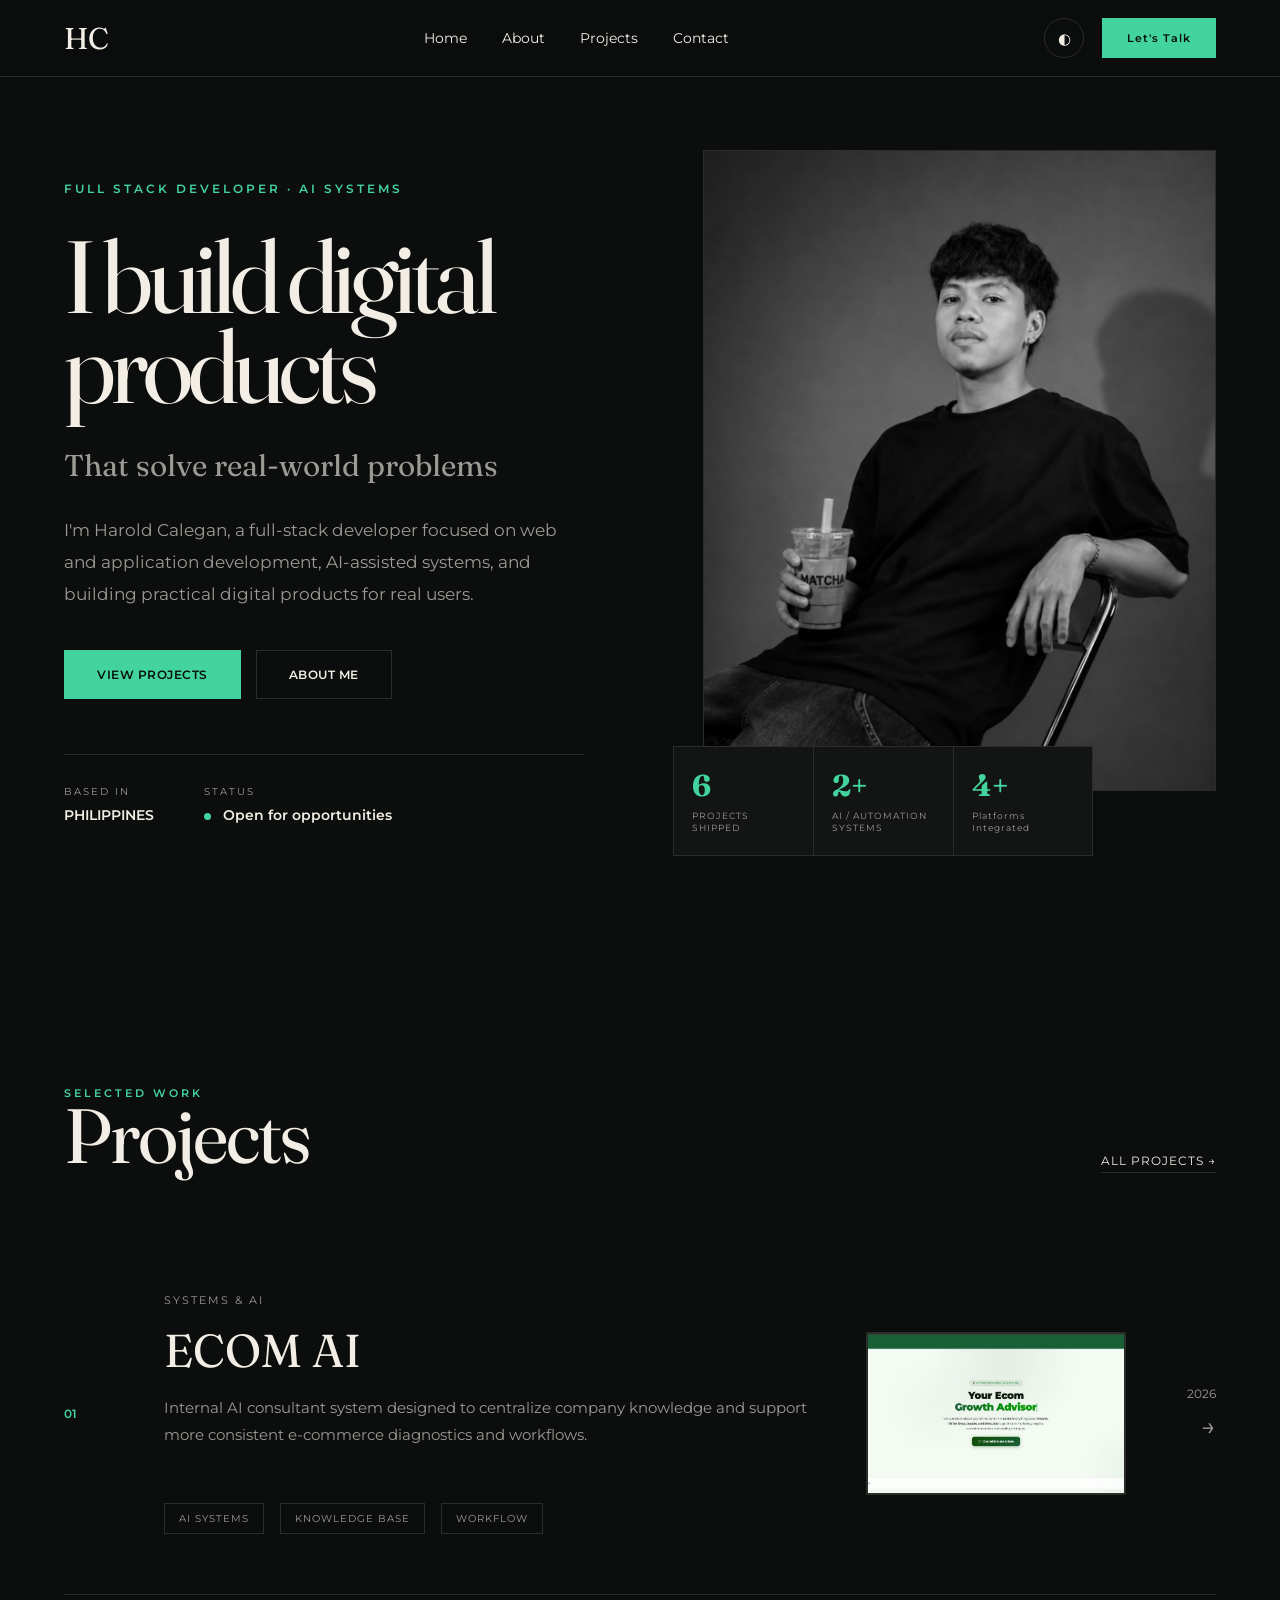
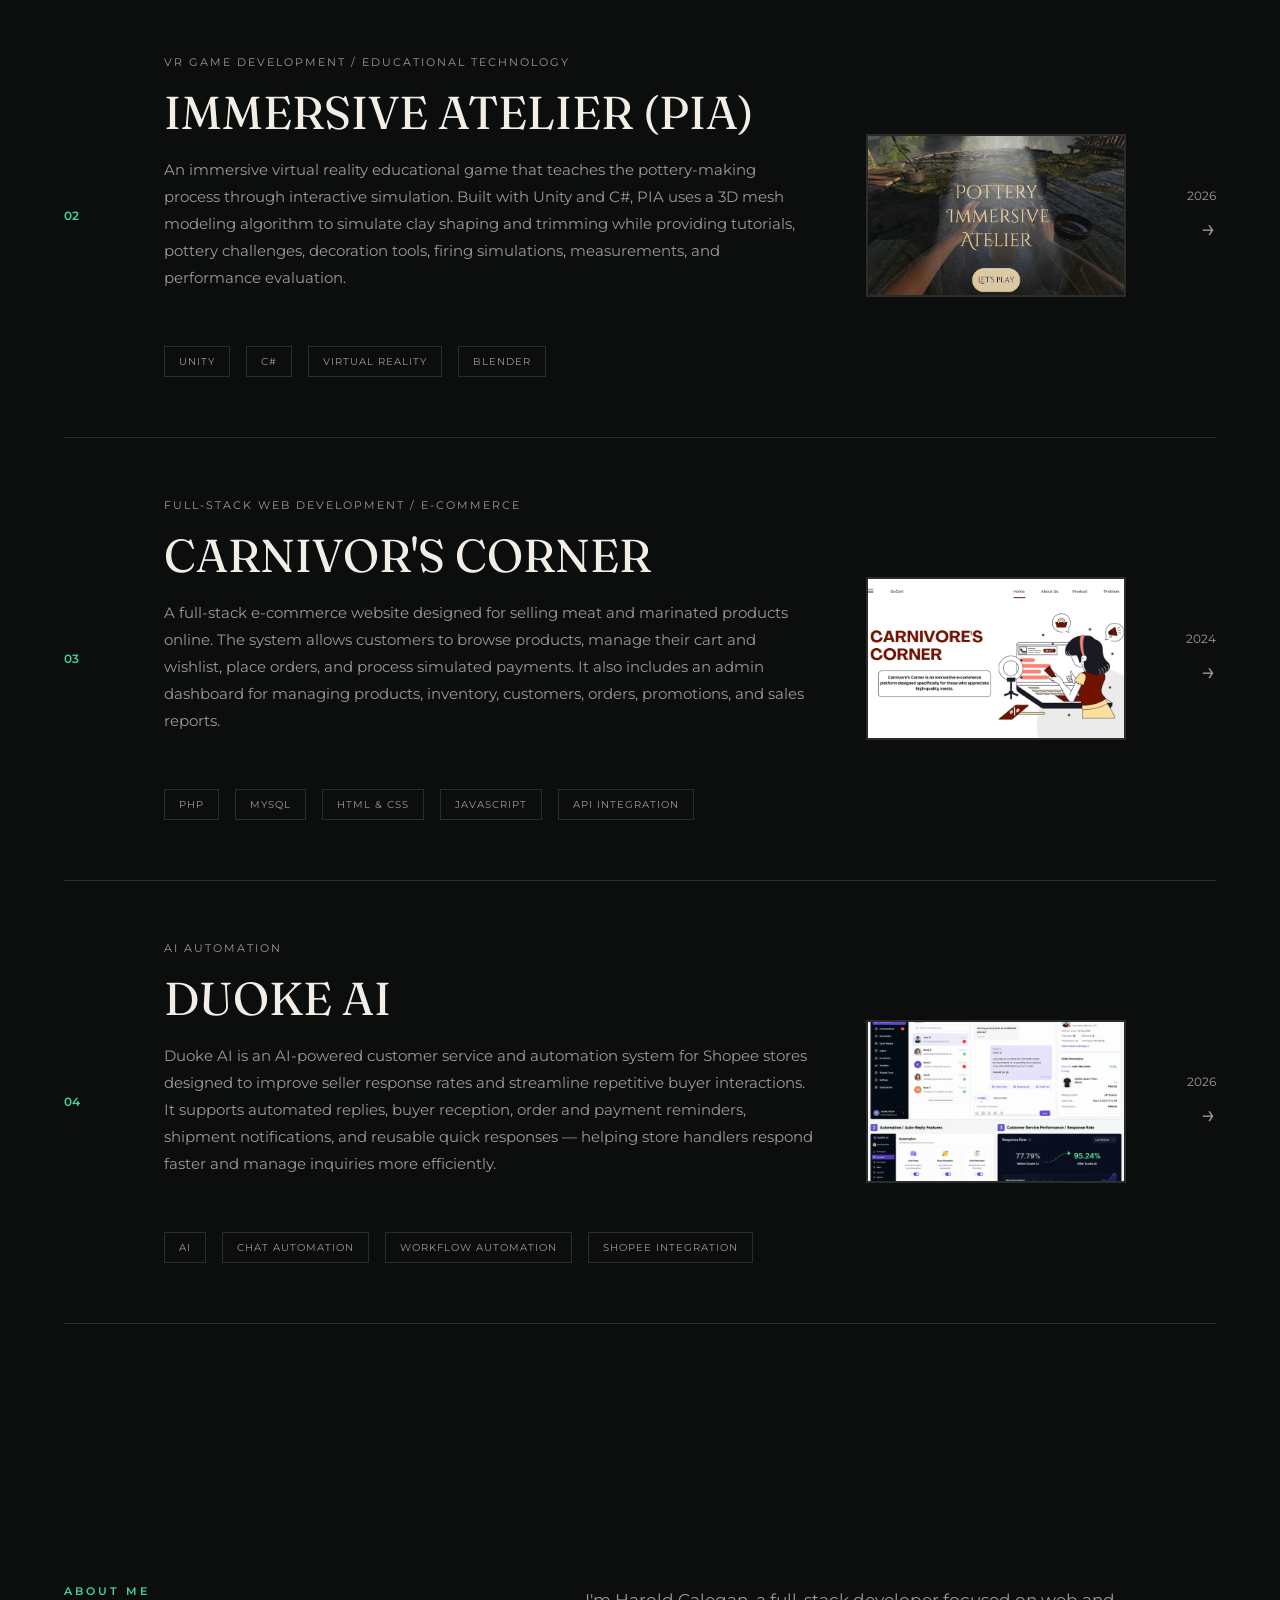
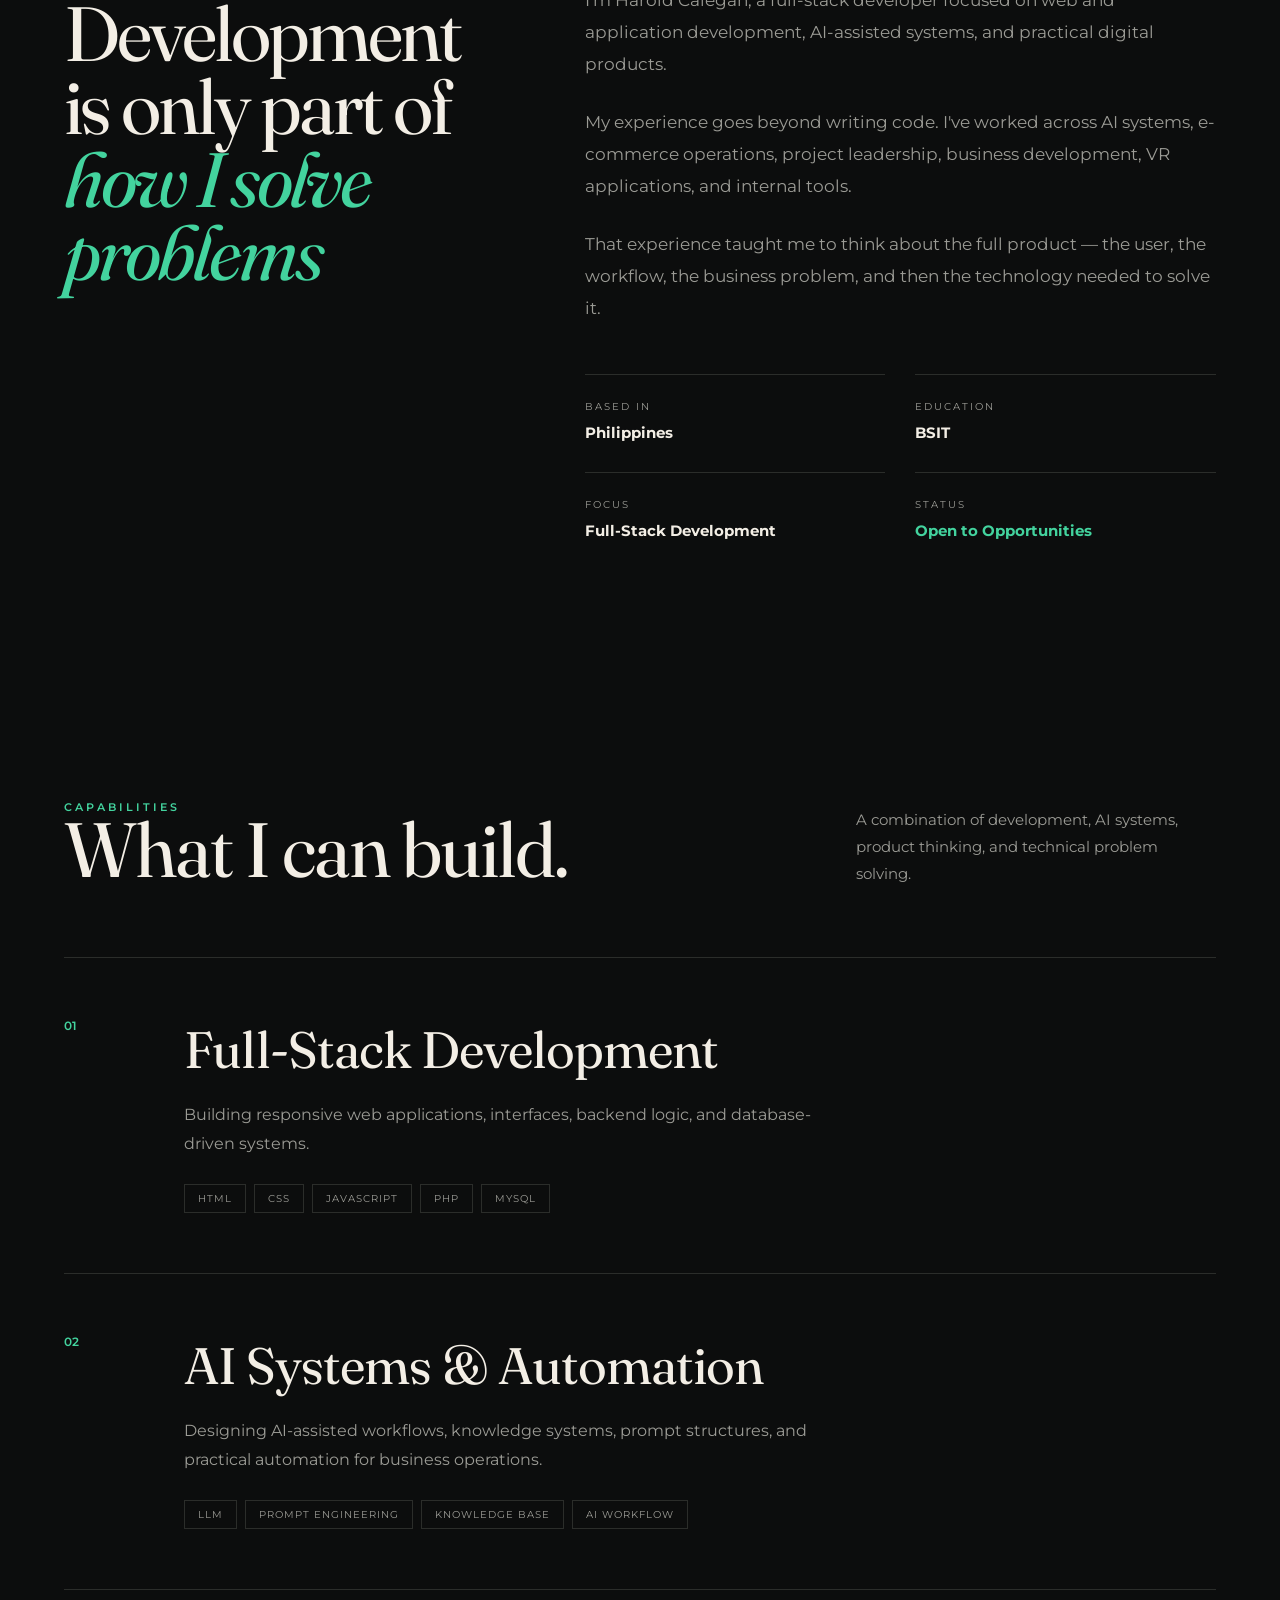
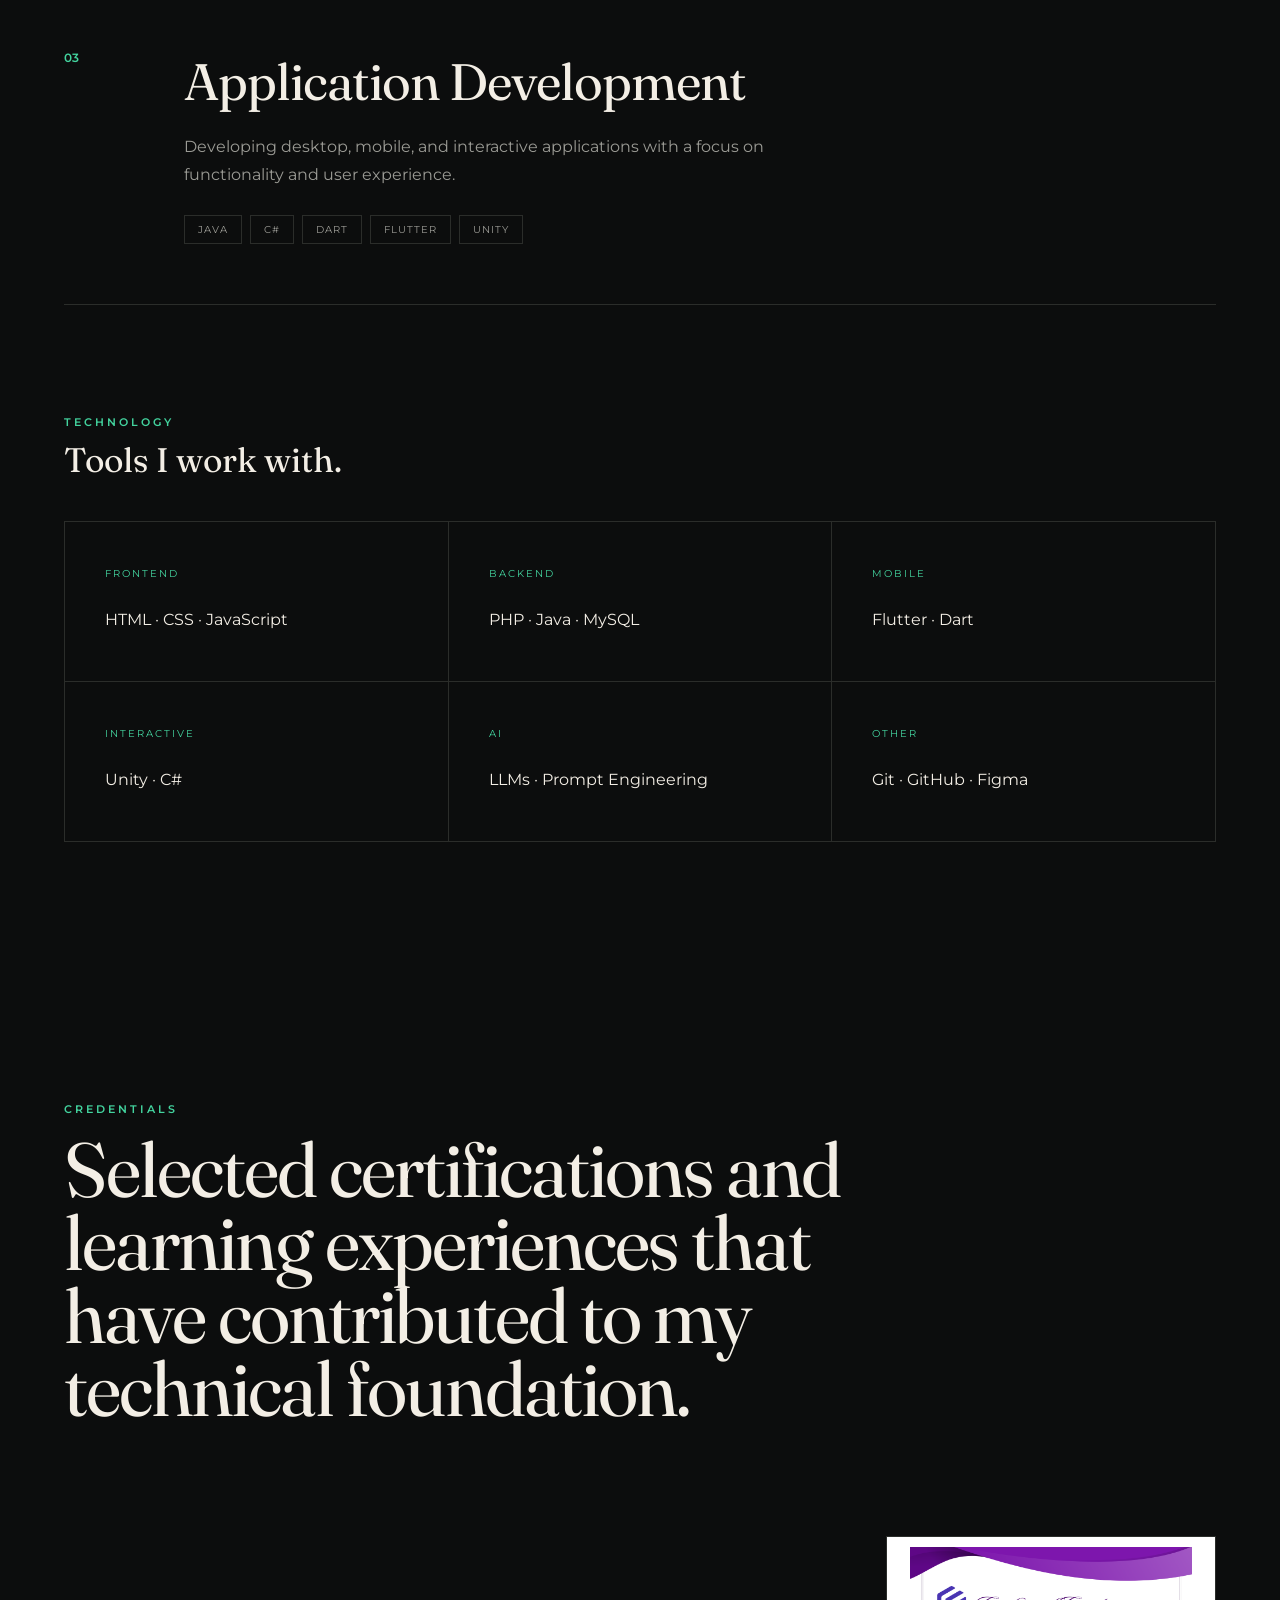
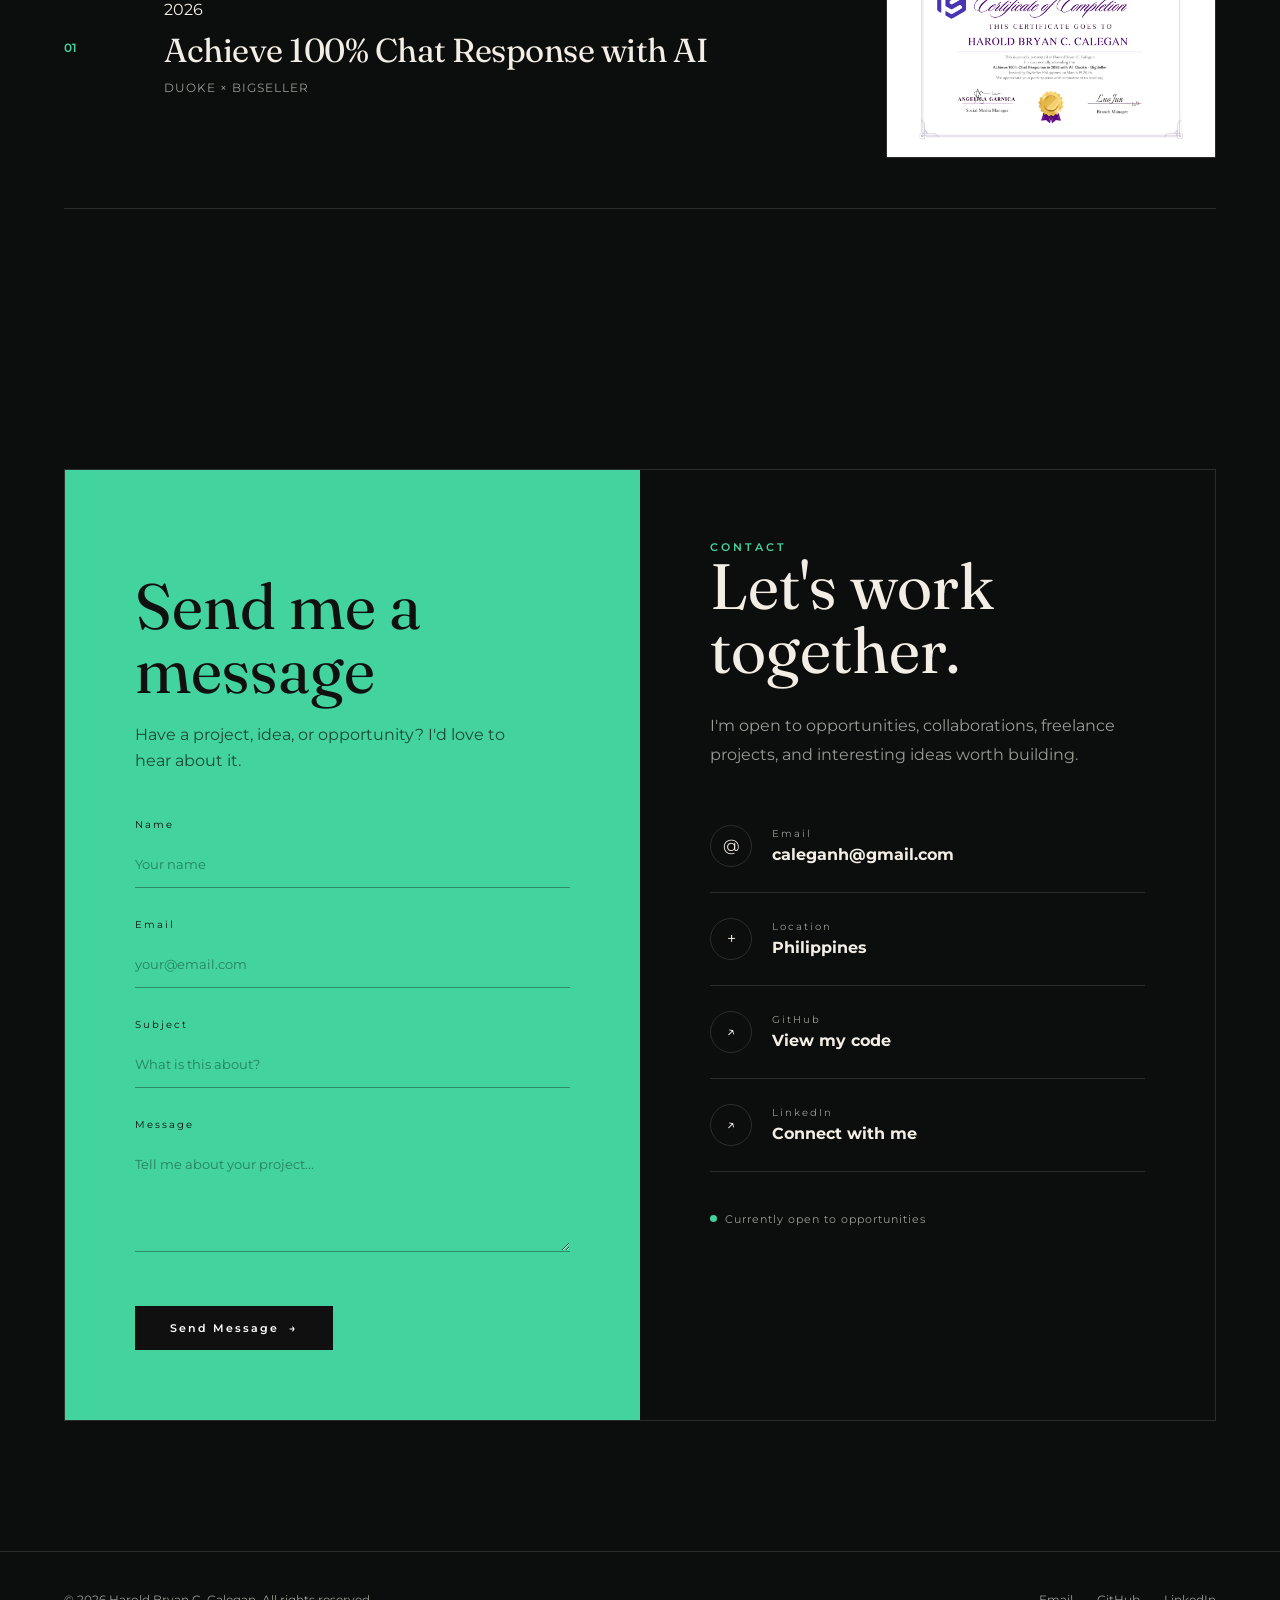
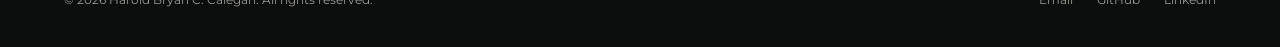
<file: index.html>
<!DOCTYPE html>
<html lang="en">
<head>
    <meta charset="UTF-8">
    <meta name="viewport" content="width=device-width, initial-scale=1.0">
    <meta name="description" content="Harold Bryan C. Calegan — Full-stack developer and AI systems builder based in the Philippines.">
    <title>Harold Calegan — Full-Stack Developer &amp; AI Systems</title>
    <link rel="preconnect" href="https://fonts.googleapis.com">
    <link rel="preconnect" href="https://fonts.gstatic.com" crossorigin>
    <link href="https://fonts.googleapis.com/css2?family=Fraunces:ital,opsz,wght@0,9..144,300..600;1,9..144,300..600&family=Montserrat:ital,wght@0,100..900;1,100..900&display=swap" rel="stylesheet">
    <link rel="stylesheet" href="style.css">
    <script src="scripts.js" defer></script>
</head>

<body>
    <!--Navigation Bar-->
    <header class="site-header">
        <div class="container nav-container">
            <a href="index.html" class="logo"> HC </a>

            <nav class="main-nav" id="main-nav">
                <a href="#home" class="nav-link">Home</a>
                <a href="#about" class="nav-link">About</a>
                <a href="projects.html" class="nav-link">Projects</a>
                <a href="#contact" class="nav-link">Contact</a>
            </nav>

            <div class="nav-actions">
                <button class="theme-toggle" id="theme-toggle" type="button" aria-label="Change website theme">
                    ◐
                </button>

                <a href="#contact" class="contact-button">Let's Talk</a>

                <button class="nav-toggle" id="nav-toggle" type="button" aria-label="Toggle navigation menu" aria-expanded="false">
                    <span></span>
                </button>
            </div>
        </div>
    </header>

    <main>
        <section class="hero" id="home">
            <div class="container hero-grid">

                <!--left side-->
                <div class="hero-content">
                    <p class="hero-eyebrow"> FULL STACK DEVELOPER · AI SYSTEMS </p>
                    <h1 class="hero-title">I build digital products</h1>
                    <h2> That solve real-world problems</h2>
                    <p class="hero-description"> I'm Harold Calegan, a full-stack developer focused on
                        web and application development, AI-assisted systems,
                        and building practical digital products for real users. </p>
                    <div class="hero-buttons">
                        <a href="#work" class="button button-primary">VIEW PROJECTS</a>
                        <a href="#about" class="button button-secondary">ABOUT ME</a>
                    </div>

                    <div class="hero-bottom">
                        <div>
                            <span class="hero-small-label"> BASED IN</span>
                            <strong> PHILIPPINES</strong>
                        </div>
                        <div>
                            <span class="hero-small-label"> STATUS </span>
                            <strong><span class="status-dot"></span> Open for opportunities</strong>
                        </div>
                    </div>
                </div>

                <!--right side-->
                <div class="hero-visual">
                    <div class="hero-image-wrap">
                        <img src="assets/Profilepic.png" alt="Portrait of Harold Calegan" class="hero-image">
                    </div>

                    <div class="hero-stats-row">
                        <div class="hero-stat stat-projects">
                            <strong>6</strong>
                            <span>PROJECTS SHIPPED</span>
                        </div>

                        <div class="hero-stat stat-ai">
                            <strong>2+</strong>
                            <span>AI / AUTOMATION SYSTEMS</span>
                        </div>

                        <div class="hero-stat stat-year">
                            <strong>4+</strong>
                            <span>Platforms Integrated</span>
                        </div>
                    </div>
                </div>
            </div>
        </section>

        <section class="work-section reveal" id="work">
            <div class="container">
                <div class="work-header">
                    <div>
                        <p class="section-label"> SELECTED WORK</p>
                        <h2 class="section-title">Projects</h2>
                    </div>

                    <a href="projects.html" class="projects-link"> ALL PROJECTS →</a>
                </div>

                <!--PROJECT LIST-->
                <div class="project-list">

                    <a href="project-ecom-ai.html" class="project-row">
                        <span class="project-number">01</span>
                        <div class="project-info">
                            <p class="project-category"> SYSTEMS &amp; AI </p>
                            <h3> ECOM AI </h3>
                            <p class="project-description"> Internal AI consultant system designed to centralize
                                company knowledge and support more consistent
                                e-commerce diagnostics and workflows.</p>
                            <div class="project-tags">
                                <span> AI SYSTEMS </span>
                                <span> KNOWLEDGE BASE</span>
                                <span> WORKFLOW </span>
                            </div>
                        </div>

                        <div class="project-preview">
                            <img src="assets/ECOM AI/ECOM AI 1.jpg" alt="ECOM AI dashboard preview" class="project-preview">
                        </div>
                        <div class="project-meta">
                            <span class="project-year"> 2026 </span>
                            <span class="project-arrow"> → </span>
                        </div>
                    </a>

                    <!--Project 2-->
                    <a href="project-immersive-atelier.html" class="project-row">
                        <span class="project-number">02</span>
                        <div class="project-info">
                            <p class="project-category"> VR GAME DEVELOPMENT / EDUCATIONAL TECHNOLOGY </p>
                            <h3> IMMERSIVE ATELIER (PIA) </h3>
                            <p class="project-description">An immersive virtual reality educational game that teaches the pottery-making process through interactive simulation.
                                Built with Unity and C#, PIA uses a 3D mesh modeling algorithm to simulate clay shaping and trimming while providing tutorials,
                                pottery challenges, decoration tools, firing simulations, measurements, and performance evaluation.</p>
                            <div class="project-tags">
                                <span> UNITY </span>
                                <span> C# </span>
                                <span> VIRTUAL REALITY </span>
                                <span> BLENDER </span>
                            </div>
                        </div>

                        <div class="project-preview">
                            <img src="assets/PIA/IMAGE 1.png" alt="Immersive Atelier VR pottery game preview" class="project-preview">
                        </div>
                        <div class="project-meta">
                            <span class="project-year"> 2026 </span>
                            <span class="project-arrow"> → </span>
                        </div>
                    </a>

                    <!--Project 3-->
                    <a href="project-carnivors-corner.html" class="project-row">
                        <span class="project-number">03</span>
                        <div class="project-info">
                            <p class="project-category"> FULL-STACK WEB DEVELOPMENT / E-COMMERCE </p>
                            <h3> CARNIVOR'S CORNER </h3>
                            <p class="project-description"> A full-stack e-commerce website designed for selling meat and marinated products online.
                                The system allows customers to browse products, manage their cart and wishlist, place orders, and process simulated payments.
                                It also includes an admin dashboard for managing products, inventory, customers, orders, promotions, and sales reports.</p>
                            <div class="project-tags">
                                <span> PHP </span>
                                <span> MYSQL </span>
                                <span> HTML &amp; CSS </span>
                                <span> JAVASCRIPT </span>
                                <span> API INTEGRATION </span>
                            </div>
                        </div>

                        <div class="project-preview">
                            <img src="assets/CARNIVOR'S CORNER/IMG 1.png" alt="Carnivor's Corner e-commerce site preview" class="project-preview">
                        </div>
                        <div class="project-meta">
                            <span class="project-year"> 2024 </span>
                            <span class="project-arrow"> → </span>
                        </div>
                    </a>

                    <!--Project 4-->
                    <a href="project-duoke-ai.html" class="project-row">
                        <span class="project-number">04</span>
                        <div class="project-info">
                            <p class="project-category"> AI AUTOMATION </p>
                            <h3> DUOKE AI </h3>
                            <p class="project-description"> Duoke AI is an AI-powered customer service and automation system for Shopee stores designed to improve seller response
                                rates and streamline repetitive buyer interactions. It supports automated replies, buyer reception, order and payment reminders,
                                shipment notifications, and reusable quick responses — helping store handlers respond faster and manage inquiries more efficiently.</p>
                            <div class="project-tags">
                                <span> AI </span>
                                <span> CHAT AUTOMATION </span>
                                <span> WORKFLOW AUTOMATION </span>
                                <span> SHOPEE INTEGRATION </span>
                            </div>
                        </div>

                        <div class="project-preview">
                            <img src="assets/DUOKE AI/IMG 1.png" alt="Duoke AI automation system preview" class="project-preview">
                        </div>
                        <div class="project-meta">
                            <span class="project-year"> 2026 </span>
                            <span class="project-arrow"> → </span>
                        </div>
                    </a>

                </div>
            </div>
        </section>

        <!-- ABOUT -->
        <section class="about-section reveal" id="about">
            <div class="container">
                <div class="about-grid">
                    <!-- LEFT -->
                    <div class="about-heading">
                        <p class="section-label"> ABOUT ME </p>
                        <h2 class="section-title"> Development is only part of <span>how I solve problems</span></h2>
                    </div>
                    <!-- RIGHT -->
                    <div class="about-content">
                        <p> I'm Harold Calegan, a full-stack developer focused on
                            web and application development, AI-assisted
                            systems, and practical digital products.</p>
                        <p> My experience goes beyond writing code.
                            I've worked across AI systems, e-commerce
                            operations, project leadership, business
                            development, VR applications, and internal
                            tools.</p>
                        <p> That experience taught me to think about the
                            full product — the user, the workflow, the
                            business problem, and then the technology
                            needed to solve it.</p>
                        <div class="about-facts">
                            <div><span>BASED IN</span><strong>Philippines</strong></div>
                            <div><span>EDUCATION</span><strong>BSIT</strong></div>
                            <div><span>FOCUS</span><strong>Full-Stack Development</strong></div>
                            <div><span>STATUS</span><strong class="available">Open to Opportunities</strong></div>
                        </div>
                    </div>
                </div>
            </div>
        </section>

        <!-- CAPABILITIES -->
        <section class="skills-section reveal" id="skills">
            <div class="container">
                <div class="skills-header">
                    <div>
                        <p class="section-label"> CAPABILITIES </p>
                        <h2 class="section-title"> What I can build.</h2>
                    </div>
                    <p class="skills-intro"> A combination of development, AI systems,
                        product thinking, and technical problem solving. </p>
                </div>

                <div class="skills-list">
                    <!-- 01 -->
                    <article class="skill-item">
                        <span class="skill-number"> 01 </span>
                        <div class="skill-main">
                            <h3> Full-Stack Development </h3>
                            <p> Building responsive web applications,
                                interfaces, backend logic, and
                                database-driven systems. </p>
                            <div class="skill-tags">
                                <span>HTML</span>
                                <span>CSS</span>
                                <span>JAVASCRIPT</span>
                                <span>PHP</span>
                                <span>MYSQL</span>
                            </div>
                        </div>
                    </article>

                    <!-- 02 -->
                    <article class="skill-item">
                        <span class="skill-number"> 02 </span>
                        <div class="skill-main">
                            <h3> AI Systems &amp; Automation </h3>
                            <p> Designing AI-assisted workflows,
                                knowledge systems, prompt structures,
                                and practical automation for business
                                operations. </p>
                            <div class="skill-tags">
                                <span>LLM</span>
                                <span>PROMPT ENGINEERING</span>
                                <span>KNOWLEDGE BASE</span>
                                <span>AI WORKFLOW</span>
                            </div>
                        </div>
                    </article>

                    <!-- 03 -->
                    <article class="skill-item">
                        <span class="skill-number"> 03 </span>
                        <div class="skill-main">
                            <h3> Application Development </h3>
                            <p> Developing desktop, mobile, and
                                interactive applications with a focus
                                on functionality and user experience. </p>
                            <div class="skill-tags">
                                <span>JAVA</span>
                                <span>C#</span>
                                <span>DART</span>
                                <span>FLUTTER</span>
                                <span>UNITY</span>
                            </div>
                        </div>
                    </article>
                </div>

                <!-- TECHNOLOGY STACK -->
                <div class="tech-stack">
                    <div class="tech-stack-heading">
                        <p class="section-label"> TECHNOLOGY </p>
                        <h3> Tools I work with. </h3>
                    </div>
                    <div class="tech-grid">
                        <div class="tech-group">
                            <span class="tech-label"> FRONTEND </span>
                            <p> HTML · CSS · JavaScript </p>
                        </div>
                        <div class="tech-group">
                            <span class="tech-label"> BACKEND </span>
                            <p> PHP · Java · MySQL </p>
                        </div>
                        <div class="tech-group">
                            <span class="tech-label"> MOBILE </span>
                            <p> Flutter · Dart </p>
                        </div>
                        <div class="tech-group">
                            <span class="tech-label"> INTERACTIVE </span>
                            <p> Unity · C# </p>
                        </div>
                        <div class="tech-group">
                            <span class="tech-label"> AI </span>
                            <p> LLMs · Prompt Engineering </p>
                        </div>
                        <div class="tech-group">
                            <span class="tech-label"> OTHER </span>
                            <p> Git · GitHub · Figma </p>
                        </div>
                    </div>
                </div>
            </div>
        </section>

        <!-- CREDENTIALS -->
        <section class="credential-section reveal" id="credentials">
            <div class="container">
                <div class="credentials-header">
                    <div>
                        <p class="section-label"> CREDENTIALS</p>
                        <h2 class="section-title"> Selected certifications and learning
                            experiences that have contributed to
                            my technical foundation.</h2>
                    </div>
                </div>
                <div class="credentials-list">
                    <a href="assets/Certificates/Duoke Ai.png" class="credential-row" target="_blank" rel="noopener noreferrer">
                        <span class="credential-number"> 01 </span>
                        <div class="credential-info">
                            <span class="credential-year"> 2026 </span>
                            <h3> Achieve 100% Chat Response with AI </h3>
                            <p> DUOKE × BIGSELLER </p>
                        </div>
                        <div class="credential-image">
                            <img src="assets/Certificates/Duoke Ai.png" alt="Achieve 100% Chat Response with AI certificate">
                        </div>
                    </a>
                </div>
            </div>
        </section>

        <!--  CONTACT -->
        <section class="contact-section reveal" id="contact">
            <div class="container">
                <div class="contact-card">
                    <!-- LEFT: FORM -->
                    <div class="contact-form-side">
                        <p class="section-label"> GET IN TOUCH </p>
                        <h2> Send me a message </h2>
                        <p class="contact-form-intro"> Have a project, idea, or opportunity?
                            I'd love to hear about it. </p>
                        <form class="contact-form" id="contact-form" action="https://formspree.io/f/meajynzk" method="POST">
                            <div class="form-field">
                                <label for="contact-name"> Name </label>
                                <input type="text" id="contact-name" name="name" placeholder="Your name" required>
                            </div>
                            <div class="form-field">
                                <label for="contact-email"> Email </label>
                                <input type="email" id="contact-email" name="email" placeholder="your@email.com" required>
                            </div>
                            <div class="form-field">
                                <label for="contact-subject"> Subject </label>
                                <input type="text" id="contact-subject" name="subject" placeholder="What is this about?" required>
                            </div>
                            <div class="form-field">
                                <label for="contact-message">Message</label>
                                <textarea id="contact-message" name="message" placeholder="Tell me about your project..." rows="5" required></textarea>
                            </div>
                            <button type="submit" class="contact-submit"> Send Message <span> → </span>
                            </button>
                        </form>
                    </div>
                    <!-- RIGHT: INFORMATION -->
                    <div class="contact-info-side">
                        <p class="section-label">CONTACT</p>
                        <h2> Let's work together.</h2>
                        <p class="contact-info-intro"> I'm open to opportunities, collaborations,
                            freelance projects, and interesting ideas
                            worth building. </p>

                        <a href="mailto:caleganh@gmail.com" class="contact-info-item">
                            <span class="contact-icon"> @ </span>
                            <span class="contact-info-text">
                                <small> Email </small>
                                <strong> caleganh@gmail.com </strong>
                            </span>
                        </a>

                        <div class="contact-info-item">
                            <span class="contact-icon"> + </span>
                            <span class="contact-info-text">
                                <small> Location </small>
                                <strong> Philippines </strong>
                            </span>
                        </div>

                        <a href="https://github.com/HaruuuuuCalegan" class="contact-info-item" target="_blank" rel="noopener noreferrer">
                            <span class="contact-icon"> ↗ </span>
                            <span class="contact-info-text">
                                <small> GitHub </small>
                                <strong> View my code </strong>
                            </span>
                        </a>

                        <a href="https://linkedin.com/in/harold-calegan-2b335b333" class="contact-info-item" target="_blank" rel="noopener noreferrer">
                            <span class="contact-icon"> ↗ </span>
                            <span class="contact-info-text">
                                <small> LinkedIn </small>
                                <strong> Connect with me </strong>
                            </span>
                        </a>

                        <div class="contact-status">
                            <span class="status-dot"></span>
                            Currently open to opportunities
                        </div>
                    </div>
                </div>
            </div>
        </section>
    </main>

    <!--Footer-->
    <footer class="site-footer">
        <div class="container">
            <p>&copy; <span id="current-year">2026</span> Harold Bryan C. Calegan. All rights reserved.</p>
            <div class="footer-links">
                <a href="mailto:caleganh@gmail.com">Email</a>
                <a href="https://github.com/HaruuuuuCalegan" target="_blank" rel="noopener noreferrer">GitHub</a>
                <a href="https://linkedin.com/in/harold-calegan-2b335b333" target="_blank" rel="noopener noreferrer">LinkedIn</a>
            </div>
        </div>
    </footer>
</body>
</html>
</file>
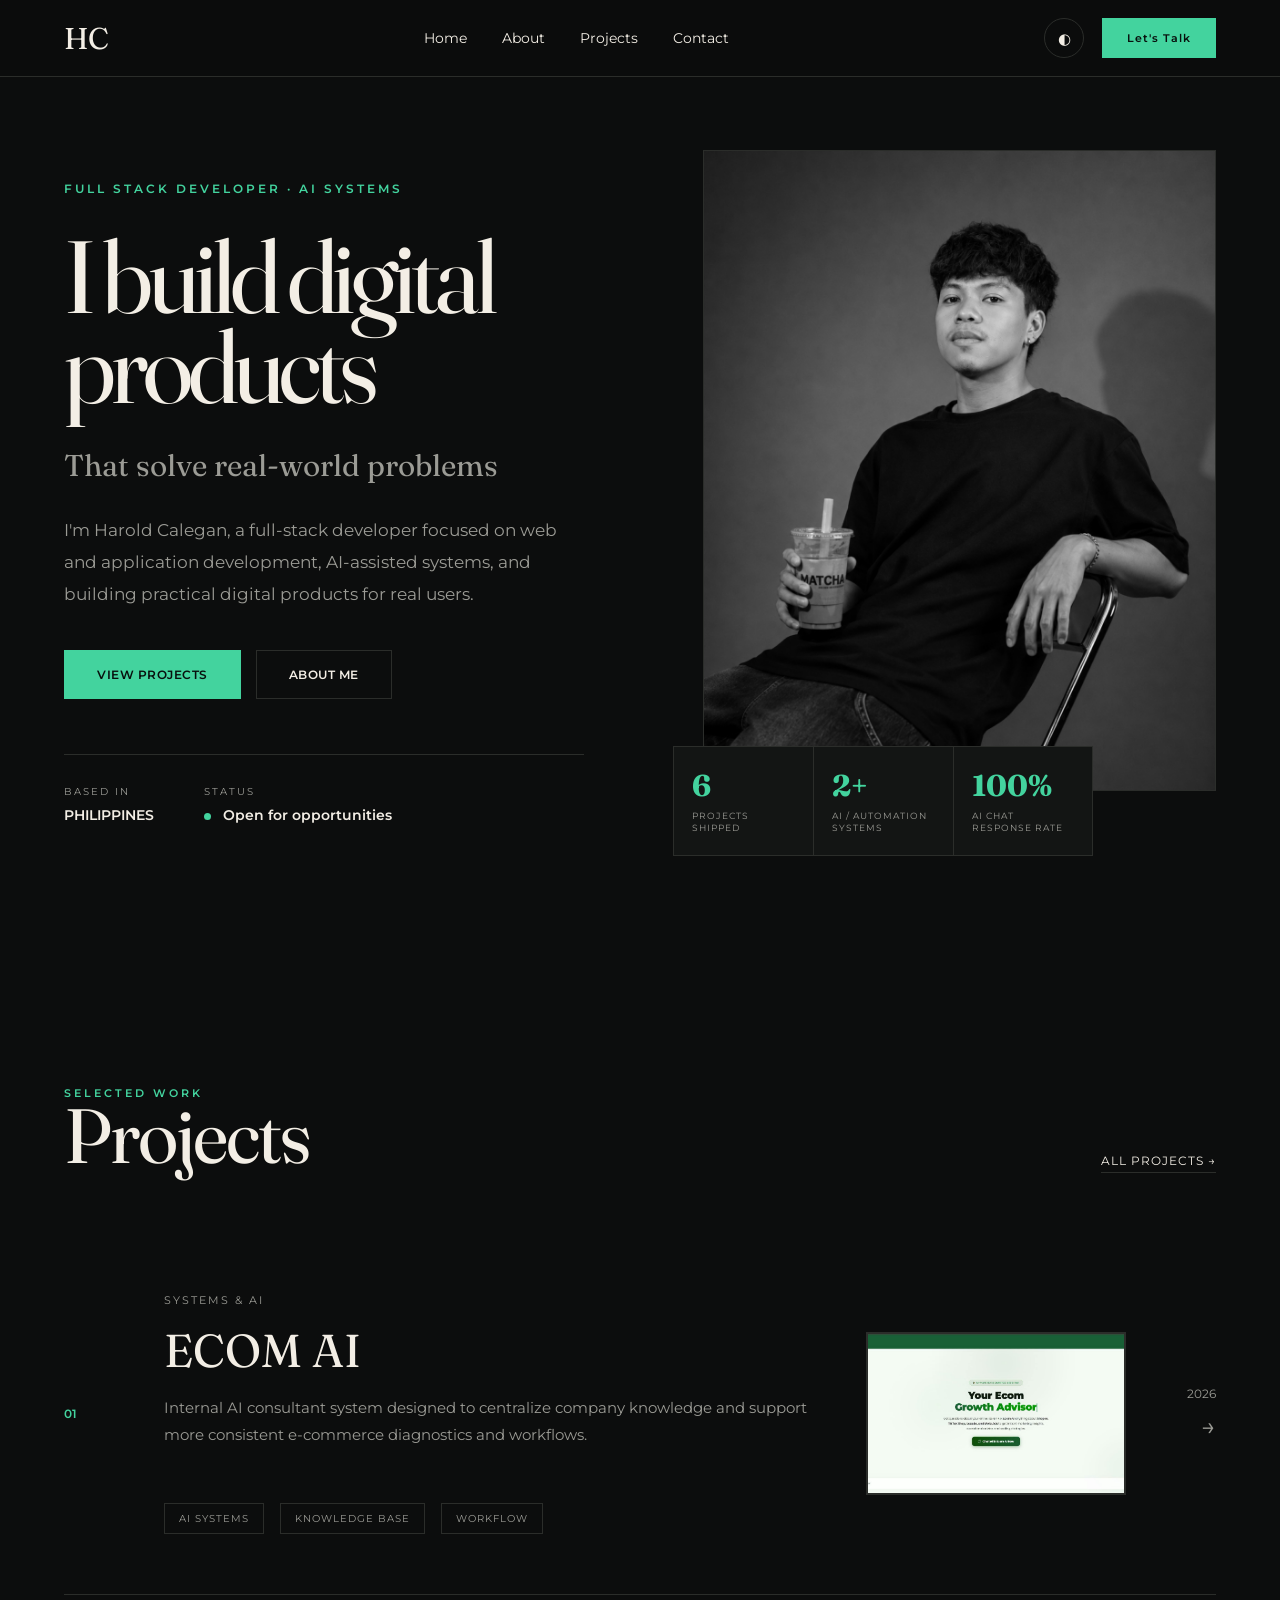
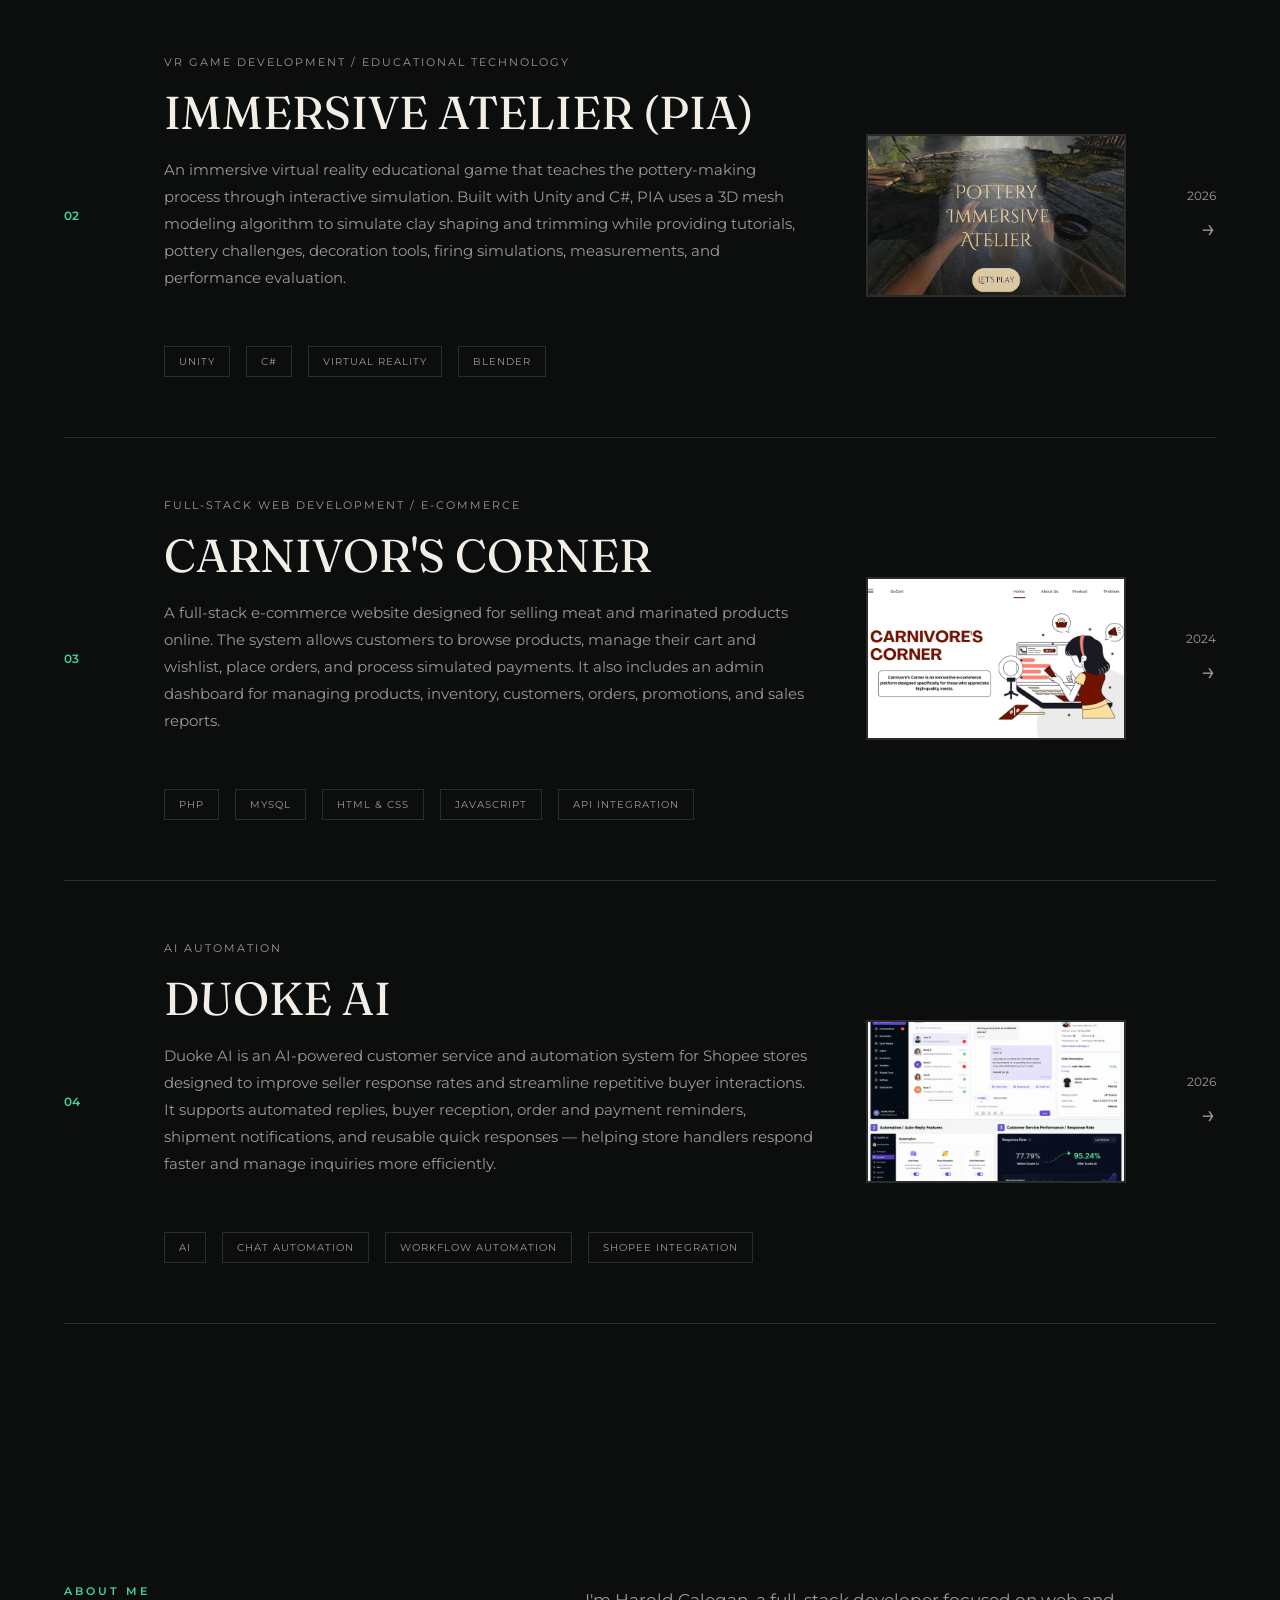
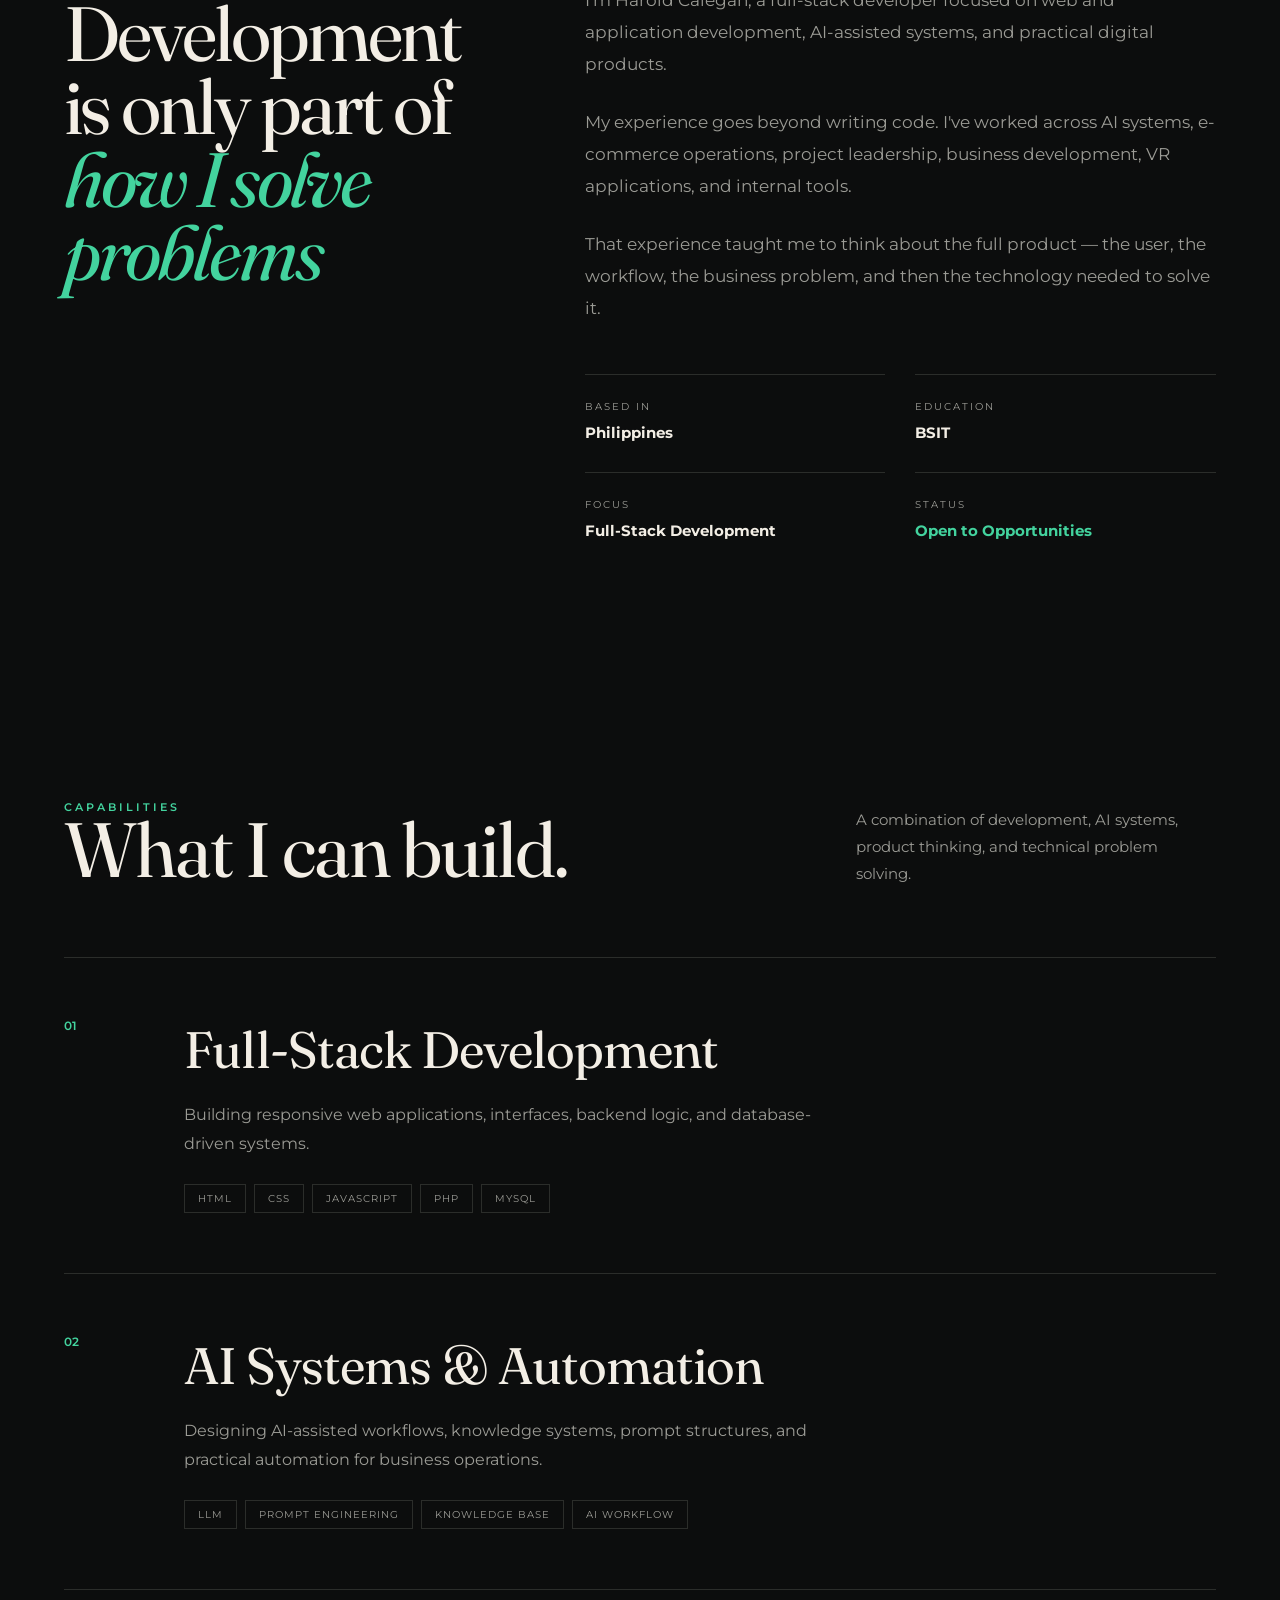
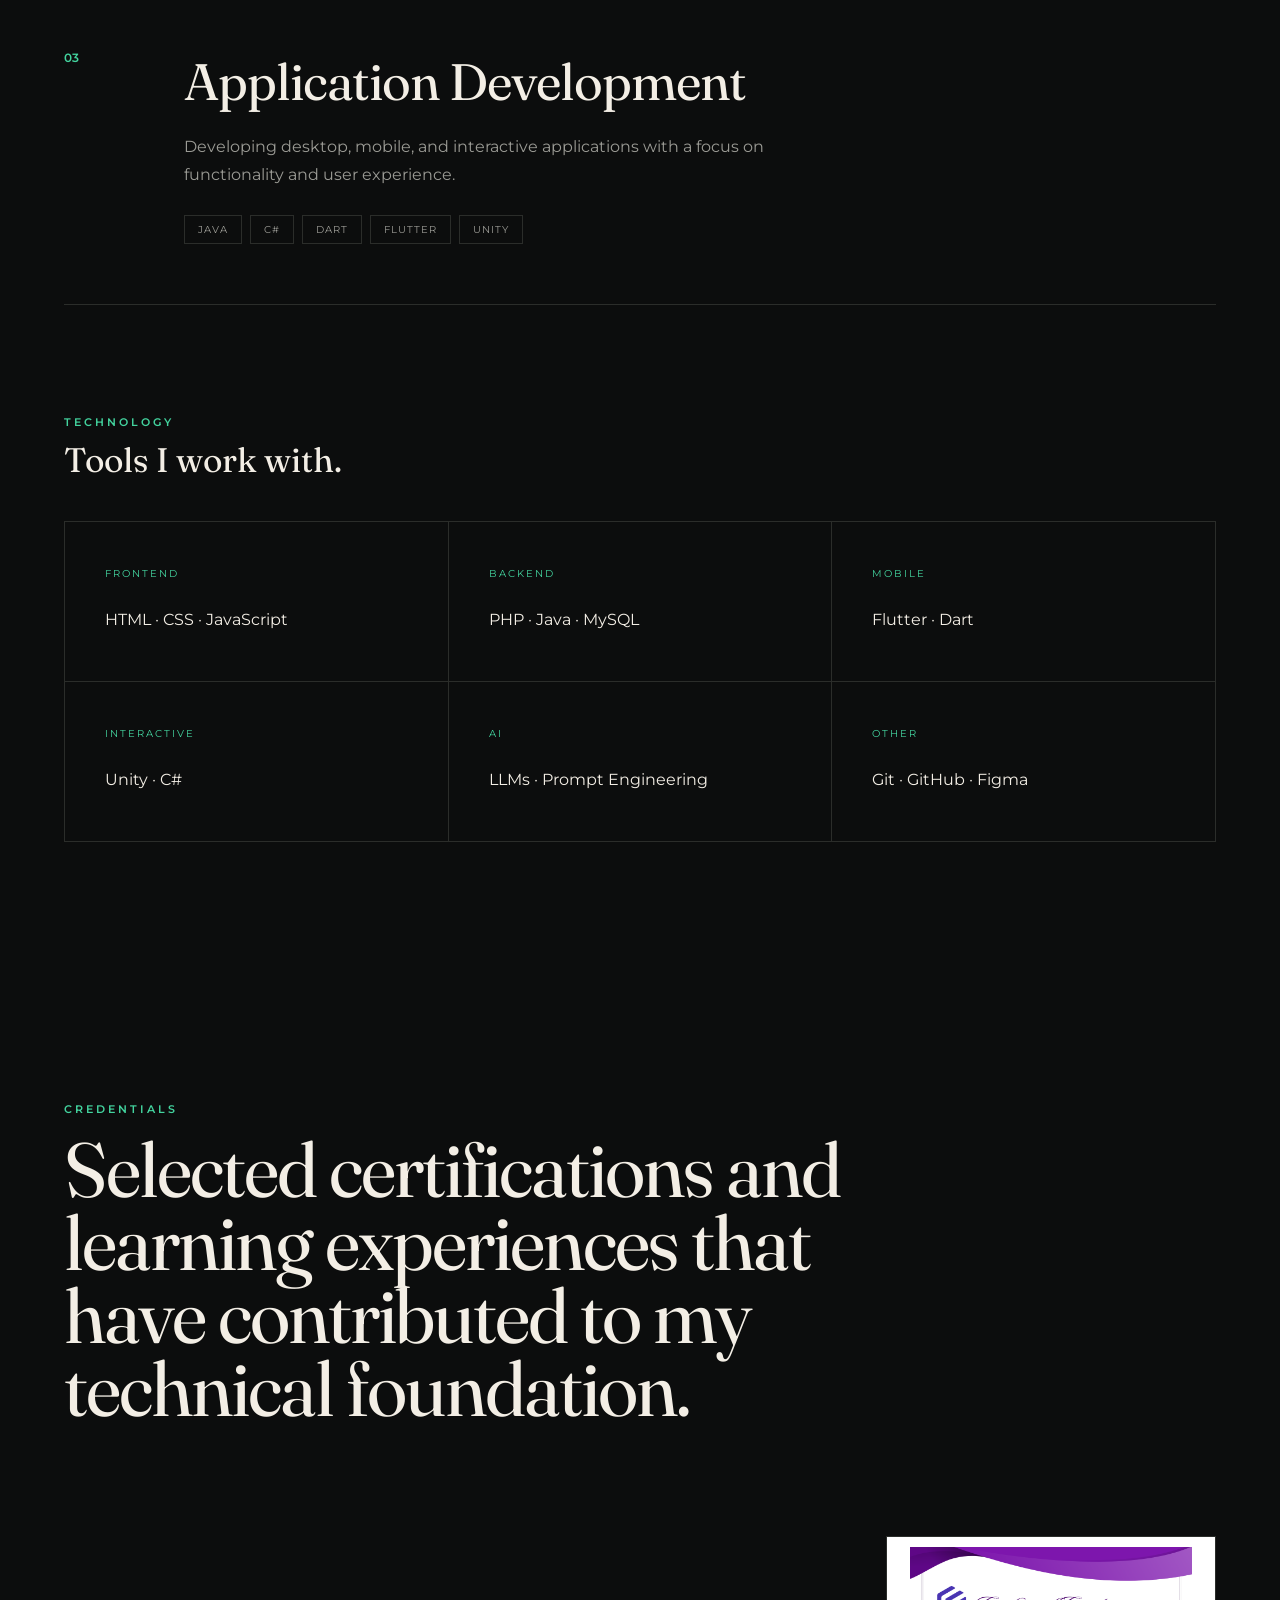
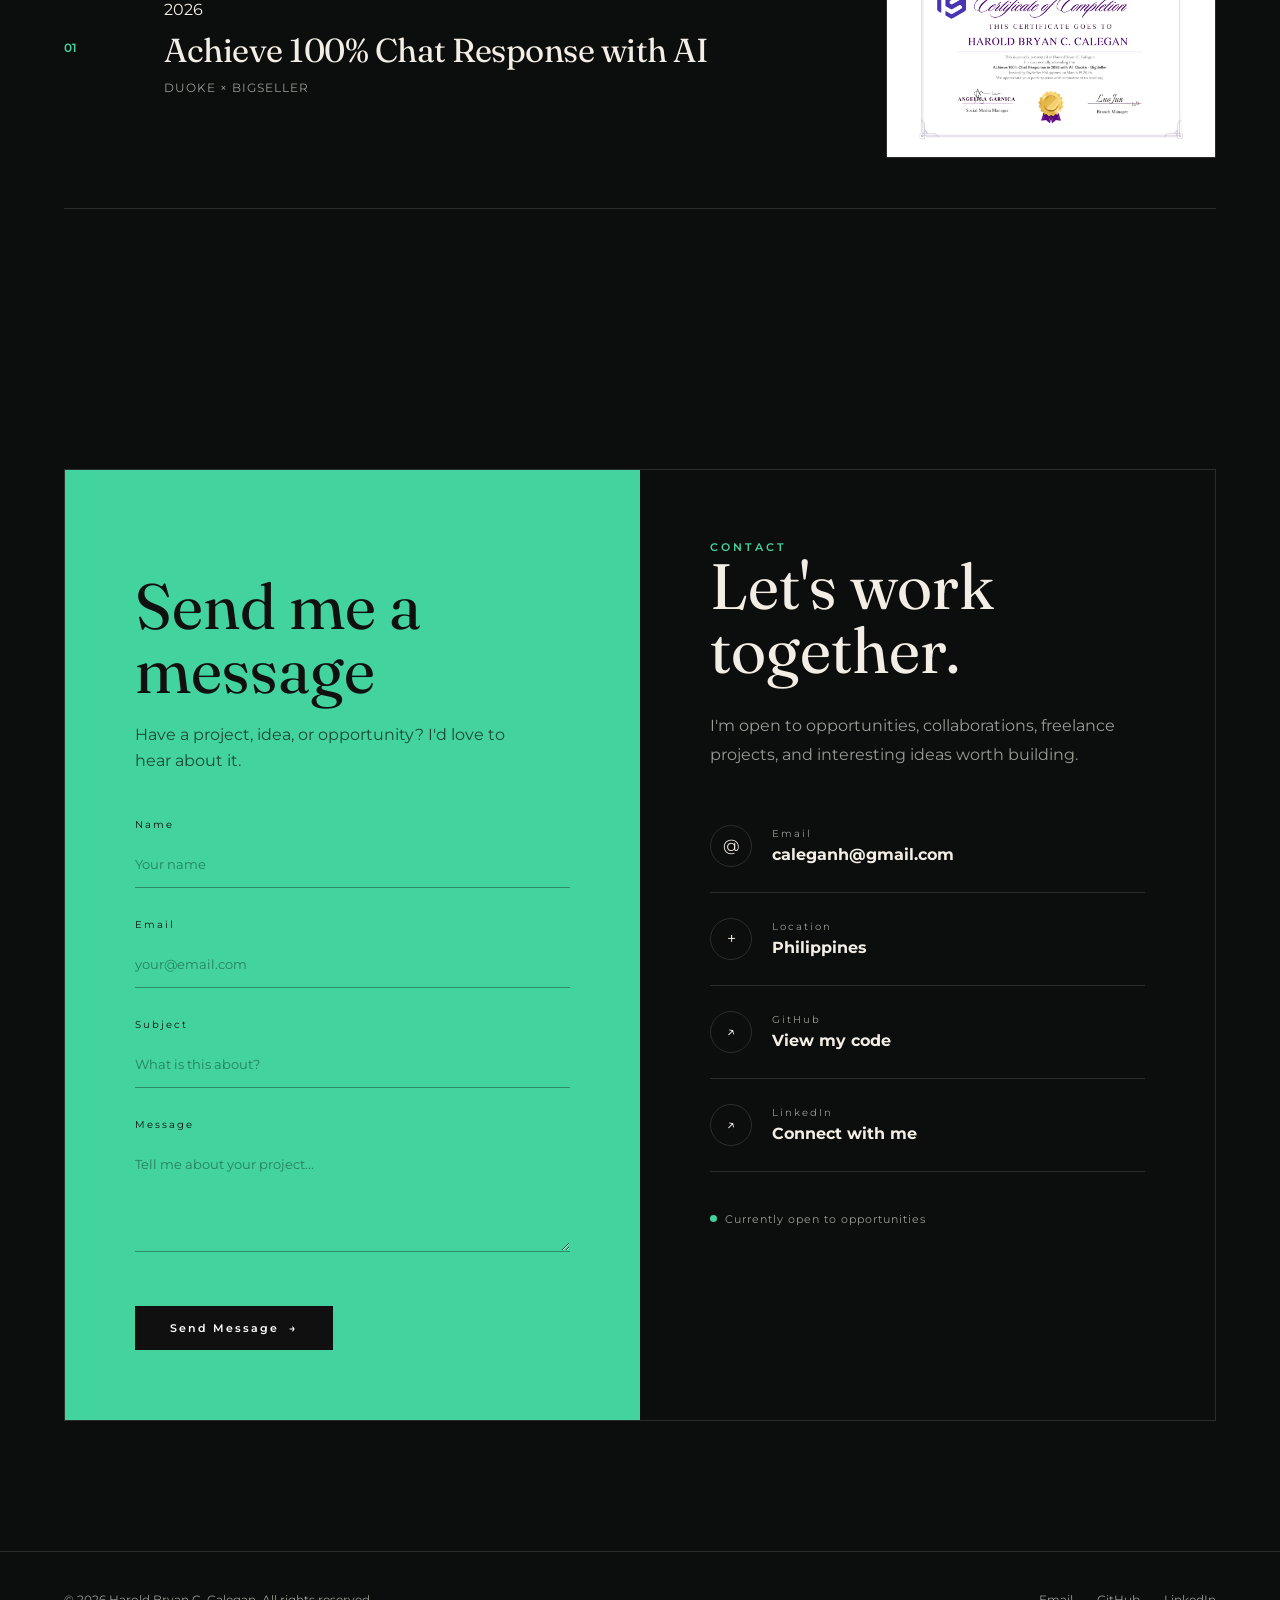
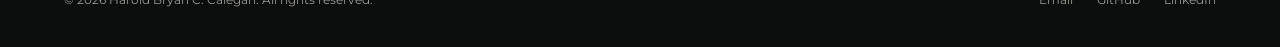
<file: Index.html>
<!DOCTYPE html>
<html lang="en">
<head>
    <meta charset="UTF-8">
    <meta name="viewport" content="width=device-width, initial-scale=1.0">
    <meta name="description" content="Harold Bryan C. Calegan — Full-stack developer and AI systems builder based in the Philippines.">
    <title>Harold Calegan — Full-Stack Developer &amp; AI Systems</title>
    <link rel="preconnect" href="https://fonts.googleapis.com">
    <link rel="preconnect" href="https://fonts.gstatic.com" crossorigin>
    <link href="https://fonts.googleapis.com/css2?family=Fraunces:ital,opsz,wght@0,9..144,300..600;1,9..144,300..600&family=Montserrat:ital,wght@0,100..900;1,100..900&display=swap" rel="stylesheet">
    <link rel="stylesheet" href="Style.css">
    <script src="Scripts.js" defer></script>
</head>

<body>
    <!--Navigation Bar-->
    <header class="site-header">
        <div class="container nav-container">
            <a href="index.html" class="logo"> HC </a>

            <nav class="main-nav" id="main-nav">
                <a href="#home" class="nav-link">Home</a>
                <a href="#about" class="nav-link">About</a>
                <a href="projects.html" class="nav-link">Projects</a>
                <a href="#contact" class="nav-link">Contact</a>
            </nav>

            <div class="nav-actions">
                <button class="theme-toggle" id="theme-toggle" type="button" aria-label="Change website theme">
                    ◐
                </button>

                <a href="#contact" class="contact-button">Let's Talk</a>

                <button class="nav-toggle" id="nav-toggle" type="button" aria-label="Toggle navigation menu" aria-expanded="false">
                    <span></span>
                </button>
            </div>
        </div>
    </header>

    <main>
        <section class="hero" id="home">
            <div class="container hero-grid">

                <!--left side-->
                <div class="hero-content">
                    <p class="hero-eyebrow"> FULL STACK DEVELOPER · AI SYSTEMS </p>
                    <h1 class="hero-title">I build digital products</h1>
                    <h2> That solve real-world problems</h2>
                    <p class="hero-description"> I'm Harold Calegan, a full-stack developer focused on
                        web and application development, AI-assisted systems,
                        and building practical digital products for real users. </p>
                    <div class="hero-buttons">
                        <a href="#work" class="button button-primary">VIEW PROJECTS</a>
                        <a href="#about" class="button button-secondary">ABOUT ME</a>
                    </div>

                    <div class="hero-bottom">
                        <div>
                            <span class="hero-small-label"> BASED IN</span>
                            <strong> PHILIPPINES</strong>
                        </div>
                        <div>
                            <span class="hero-small-label"> STATUS </span>
                            <strong><span class="status-dot"></span> Open for opportunities</strong>
                        </div>
                    </div>
                </div>

                <!--right side-->
                <div class="hero-visual">
                    <div class="hero-image-wrap">
                        <img src="assets/Profilepic.png" alt="Portrait of Harold Calegan" class="hero-image">
                    </div>

                    <div class="hero-stats-row">
                        <div class="hero-stat stat-projects">
                            <strong>6</strong>
                            <span>PROJECTS SHIPPED</span>
                        </div>

                        <div class="hero-stat stat-ai">
                            <strong>2+</strong>
                            <span>AI / AUTOMATION SYSTEMS</span>
                        </div>

                        <div class="hero-stat stat-year">
                            <strong>100%</strong>
                            <span>AI CHAT RESPONSE RATE</span>
                        </div>
                    </div>
                </div>
            </div>
        </section>

        <section class="work-section reveal" id="work">
            <div class="container">
                <div class="work-header">
                    <div>
                        <p class="section-label"> SELECTED WORK</p>
                        <h2 class="section-title">Projects</h2>
                    </div>

                    <a href="projects.html" class="projects-link"> ALL PROJECTS →</a>
                </div>

                <!--PROJECT LIST-->
                <div class="project-list">

                    <a href="project-ecom-ai.html" class="project-row">
                        <span class="project-number">01</span>
                        <div class="project-info">
                            <p class="project-category"> SYSTEMS &amp; AI </p>
                            <h3> ECOM AI </h3>
                            <p class="project-description"> Internal AI consultant system designed to centralize
                                company knowledge and support more consistent
                                e-commerce diagnostics and workflows.</p>
                            <div class="project-tags">
                                <span> AI SYSTEMS </span>
                                <span> KNOWLEDGE BASE</span>
                                <span> WORKFLOW </span>
                            </div>
                        </div>

                        <div class="project-preview">
                            <img src="assets/ECOM AI/ECOM AI 1.jpg" alt="ECOM AI dashboard preview" class="project-preview">
                        </div>
                        <div class="project-meta">
                            <span class="project-year"> 2026 </span>
                            <span class="project-arrow"> → </span>
                        </div>
                    </a>

                    <!--Project 2-->
                    <a href="project-immersive-atelier.html" class="project-row">
                        <span class="project-number">02</span>
                        <div class="project-info">
                            <p class="project-category"> VR GAME DEVELOPMENT / EDUCATIONAL TECHNOLOGY </p>
                            <h3> IMMERSIVE ATELIER (PIA) </h3>
                            <p class="project-description">An immersive virtual reality educational game that teaches the pottery-making process through interactive simulation.
                                Built with Unity and C#, PIA uses a 3D mesh modeling algorithm to simulate clay shaping and trimming while providing tutorials,
                                pottery challenges, decoration tools, firing simulations, measurements, and performance evaluation.</p>
                            <div class="project-tags">
                                <span> UNITY </span>
                                <span> C# </span>
                                <span> VIRTUAL REALITY </span>
                                <span> BLENDER </span>
                            </div>
                        </div>

                        <div class="project-preview">
                            <img src="assets/PIA/IMAGE 1.png" alt="Immersive Atelier VR pottery game preview" class="project-preview">
                        </div>
                        <div class="project-meta">
                            <span class="project-year"> 2026 </span>
                            <span class="project-arrow"> → </span>
                        </div>
                    </a>

                    <!--Project 3-->
                    <a href="project-carnivors-corner.html" class="project-row">
                        <span class="project-number">03</span>
                        <div class="project-info">
                            <p class="project-category"> FULL-STACK WEB DEVELOPMENT / E-COMMERCE </p>
                            <h3> CARNIVOR'S CORNER </h3>
                            <p class="project-description"> A full-stack e-commerce website designed for selling meat and marinated products online.
                                The system allows customers to browse products, manage their cart and wishlist, place orders, and process simulated payments.
                                It also includes an admin dashboard for managing products, inventory, customers, orders, promotions, and sales reports.</p>
                            <div class="project-tags">
                                <span> PHP </span>
                                <span> MYSQL </span>
                                <span> HTML &amp; CSS </span>
                                <span> JAVASCRIPT </span>
                                <span> API INTEGRATION </span>
                            </div>
                        </div>

                        <div class="project-preview">
                            <img src="assets/CARNIVOR'S CORNER/IMG 1.png" alt="Carnivor's Corner e-commerce site preview" class="project-preview">
                        </div>
                        <div class="project-meta">
                            <span class="project-year"> 2024 </span>
                            <span class="project-arrow"> → </span>
                        </div>
                    </a>

                    <!--Project 4-->
                    <a href="project-duoke-ai.html" class="project-row">
                        <span class="project-number">04</span>
                        <div class="project-info">
                            <p class="project-category"> AI AUTOMATION </p>
                            <h3> DUOKE AI </h3>
                            <p class="project-description"> Duoke AI is an AI-powered customer service and automation system for Shopee stores designed to improve seller response
                                rates and streamline repetitive buyer interactions. It supports automated replies, buyer reception, order and payment reminders,
                                shipment notifications, and reusable quick responses — helping store handlers respond faster and manage inquiries more efficiently.</p>
                            <div class="project-tags">
                                <span> AI </span>
                                <span> CHAT AUTOMATION </span>
                                <span> WORKFLOW AUTOMATION </span>
                                <span> SHOPEE INTEGRATION </span>
                            </div>
                        </div>

                        <div class="project-preview">
                            <img src="assets/DUOKE AI/IMG 1.png" alt="Duoke AI automation system preview" class="project-preview">
                        </div>
                        <div class="project-meta">
                            <span class="project-year"> 2026 </span>
                            <span class="project-arrow"> → </span>
                        </div>
                    </a>

                </div>
            </div>
        </section>

        <!-- ABOUT -->
        <section class="about-section reveal" id="about">
            <div class="container">
                <div class="about-grid">
                    <!-- LEFT -->
                    <div class="about-heading">
                        <p class="section-label"> ABOUT ME </p>
                        <h2 class="section-title"> Development is only part of <span>how I solve problems</span></h2>
                    </div>
                    <!-- RIGHT -->
                    <div class="about-content">
                        <p> I'm Harold Calegan, a full-stack developer focused on
                            web and application development, AI-assisted
                            systems, and practical digital products.</p>
                        <p> My experience goes beyond writing code.
                            I've worked across AI systems, e-commerce
                            operations, project leadership, business
                            development, VR applications, and internal
                            tools.</p>
                        <p> That experience taught me to think about the
                            full product — the user, the workflow, the
                            business problem, and then the technology
                            needed to solve it.</p>
                        <div class="about-facts">
                            <div><span>BASED IN</span><strong>Philippines</strong></div>
                            <div><span>EDUCATION</span><strong>BSIT</strong></div>
                            <div><span>FOCUS</span><strong>Full-Stack Development</strong></div>
                            <div><span>STATUS</span><strong class="available">Open to Opportunities</strong></div>
                        </div>
                    </div>
                </div>
            </div>
        </section>

        <!-- CAPABILITIES -->
        <section class="skills-section reveal" id="skills">
            <div class="container">
                <div class="skills-header">
                    <div>
                        <p class="section-label"> CAPABILITIES </p>
                        <h2 class="section-title"> What I can build.</h2>
                    </div>
                    <p class="skills-intro"> A combination of development, AI systems,
                        product thinking, and technical problem solving. </p>
                </div>

                <div class="skills-list">
                    <!-- 01 -->
                    <article class="skill-item">
                        <span class="skill-number"> 01 </span>
                        <div class="skill-main">
                            <h3> Full-Stack Development </h3>
                            <p> Building responsive web applications,
                                interfaces, backend logic, and
                                database-driven systems. </p>
                            <div class="skill-tags">
                                <span>HTML</span>
                                <span>CSS</span>
                                <span>JAVASCRIPT</span>
                                <span>PHP</span>
                                <span>MYSQL</span>
                            </div>
                        </div>
                    </article>

                    <!-- 02 -->
                    <article class="skill-item">
                        <span class="skill-number"> 02 </span>
                        <div class="skill-main">
                            <h3> AI Systems &amp; Automation </h3>
                            <p> Designing AI-assisted workflows,
                                knowledge systems, prompt structures,
                                and practical automation for business
                                operations. </p>
                            <div class="skill-tags">
                                <span>LLM</span>
                                <span>PROMPT ENGINEERING</span>
                                <span>KNOWLEDGE BASE</span>
                                <span>AI WORKFLOW</span>
                            </div>
                        </div>
                    </article>

                    <!-- 03 -->
                    <article class="skill-item">
                        <span class="skill-number"> 03 </span>
                        <div class="skill-main">
                            <h3> Application Development </h3>
                            <p> Developing desktop, mobile, and
                                interactive applications with a focus
                                on functionality and user experience. </p>
                            <div class="skill-tags">
                                <span>JAVA</span>
                                <span>C#</span>
                                <span>DART</span>
                                <span>FLUTTER</span>
                                <span>UNITY</span>
                            </div>
                        </div>
                    </article>
                </div>

                <!-- TECHNOLOGY STACK -->
                <div class="tech-stack">
                    <div class="tech-stack-heading">
                        <p class="section-label"> TECHNOLOGY </p>
                        <h3> Tools I work with. </h3>
                    </div>
                    <div class="tech-grid">
                        <div class="tech-group">
                            <span class="tech-label"> FRONTEND </span>
                            <p> HTML · CSS · JavaScript </p>
                        </div>
                        <div class="tech-group">
                            <span class="tech-label"> BACKEND </span>
                            <p> PHP · Java · MySQL </p>
                        </div>
                        <div class="tech-group">
                            <span class="tech-label"> MOBILE </span>
                            <p> Flutter · Dart </p>
                        </div>
                        <div class="tech-group">
                            <span class="tech-label"> INTERACTIVE </span>
                            <p> Unity · C# </p>
                        </div>
                        <div class="tech-group">
                            <span class="tech-label"> AI </span>
                            <p> LLMs · Prompt Engineering </p>
                        </div>
                        <div class="tech-group">
                            <span class="tech-label"> OTHER </span>
                            <p> Git · GitHub · Figma </p>
                        </div>
                    </div>
                </div>
            </div>
        </section>

        <!-- CREDENTIALS -->
        <section class="credential-section reveal" id="credentials">
            <div class="container">
                <div class="credentials-header">
                    <div>
                        <p class="section-label"> CREDENTIALS</p>
                        <h2 class="section-title"> Selected certifications and learning
                            experiences that have contributed to
                            my technical foundation.</h2>
                    </div>
                </div>
                <div class="credentials-list">
                    <a href="assets/Certificates/Duoke Ai.png" class="credential-row" target="_blank" rel="noopener noreferrer">
                        <span class="credential-number"> 01 </span>
                        <div class="credential-info">
                            <span class="credential-year"> 2026 </span>
                            <h3> Achieve 100% Chat Response with AI </h3>
                            <p> DUOKE × BIGSELLER </p>
                        </div>
                        <div class="credential-image">
                            <img src="assets/Certificates/Duoke Ai.png" alt="Achieve 100% Chat Response with AI certificate">
                        </div>
                    </a>
                </div>
            </div>
        </section>

        <!--  CONTACT -->
        <section class="contact-section reveal" id="contact">
            <div class="container">
                <div class="contact-card">
                    <!-- LEFT: FORM -->
                    <div class="contact-form-side">
                        <p class="section-label"> GET IN TOUCH </p>
                        <h2> Send me a message </h2>
                        <p class="contact-form-intro"> Have a project, idea, or opportunity?
                            I'd love to hear about it. </p>
                        <form class="contact-form" id="contact-form" action="https://formspree.io/f/meajynzk" method="POST">
                            <div class="form-field">
                                <label for="contact-name"> Name </label>
                                <input type="text" id="contact-name" name="name" placeholder="Your name" required>
                            </div>
                            <div class="form-field">
                                <label for="contact-email"> Email </label>
                                <input type="email" id="contact-email" name="email" placeholder="your@email.com" required>
                            </div>
                            <div class="form-field">
                                <label for="contact-subject"> Subject </label>
                                <input type="text" id="contact-subject" name="subject" placeholder="What is this about?" required>
                            </div>
                            <div class="form-field">
                                <label for="contact-message">Message</label>
                                <textarea id="contact-message" name="message" placeholder="Tell me about your project..." rows="5" required></textarea>
                            </div>
                            <button type="submit" class="contact-submit"> Send Message <span> → </span>
                            </button>
                        </form>
                    </div>
                    <!-- RIGHT: INFORMATION -->
                    <div class="contact-info-side">
                        <p class="section-label">CONTACT</p>
                        <h2> Let's work together.</h2>
                        <p class="contact-info-intro"> I'm open to opportunities, collaborations,
                            freelance projects, and interesting ideas
                            worth building. </p>

                        <a href="mailto:caleganh@gmail.com" class="contact-info-item">
                            <span class="contact-icon"> @ </span>
                            <span class="contact-info-text">
                                <small> Email </small>
                                <strong> caleganh@gmail.com </strong>
                            </span>
                        </a>

                        <div class="contact-info-item">
                            <span class="contact-icon"> + </span>
                            <span class="contact-info-text">
                                <small> Location </small>
                                <strong> Philippines </strong>
                            </span>
                        </div>

                        <a href="https://github.com/HaruuuuuCalegan" class="contact-info-item" target="_blank" rel="noopener noreferrer">
                            <span class="contact-icon"> ↗ </span>
                            <span class="contact-info-text">
                                <small> GitHub </small>
                                <strong> View my code </strong>
                            </span>
                        </a>

                        <a href="https://linkedin.com/in/harold-calegan-2b335b333" class="contact-info-item" target="_blank" rel="noopener noreferrer">
                            <span class="contact-icon"> ↗ </span>
                            <span class="contact-info-text">
                                <small> LinkedIn </small>
                                <strong> Connect with me </strong>
                            </span>
                        </a>

                        <div class="contact-status">
                            <span class="status-dot"></span>
                            Currently open to opportunities
                        </div>
                    </div>
                </div>
            </div>
        </section>
    </main>

    <!--Footer-->
    <footer class="site-footer">
        <div class="container">
            <p>&copy; <span id="current-year">2026</span> Harold Bryan C. Calegan. All rights reserved.</p>
            <div class="footer-links">
                <a href="mailto:caleganh@gmail.com">Email</a>
                <a href="https://github.com/HaruuuuuCalegan" target="_blank" rel="noopener noreferrer">GitHub</a>
                <a href="https://linkedin.com/in/harold-calegan-2b335b333" target="_blank" rel="noopener noreferrer">LinkedIn</a>
            </div>
        </div>
    </footer>
</body>
</html>
</file>
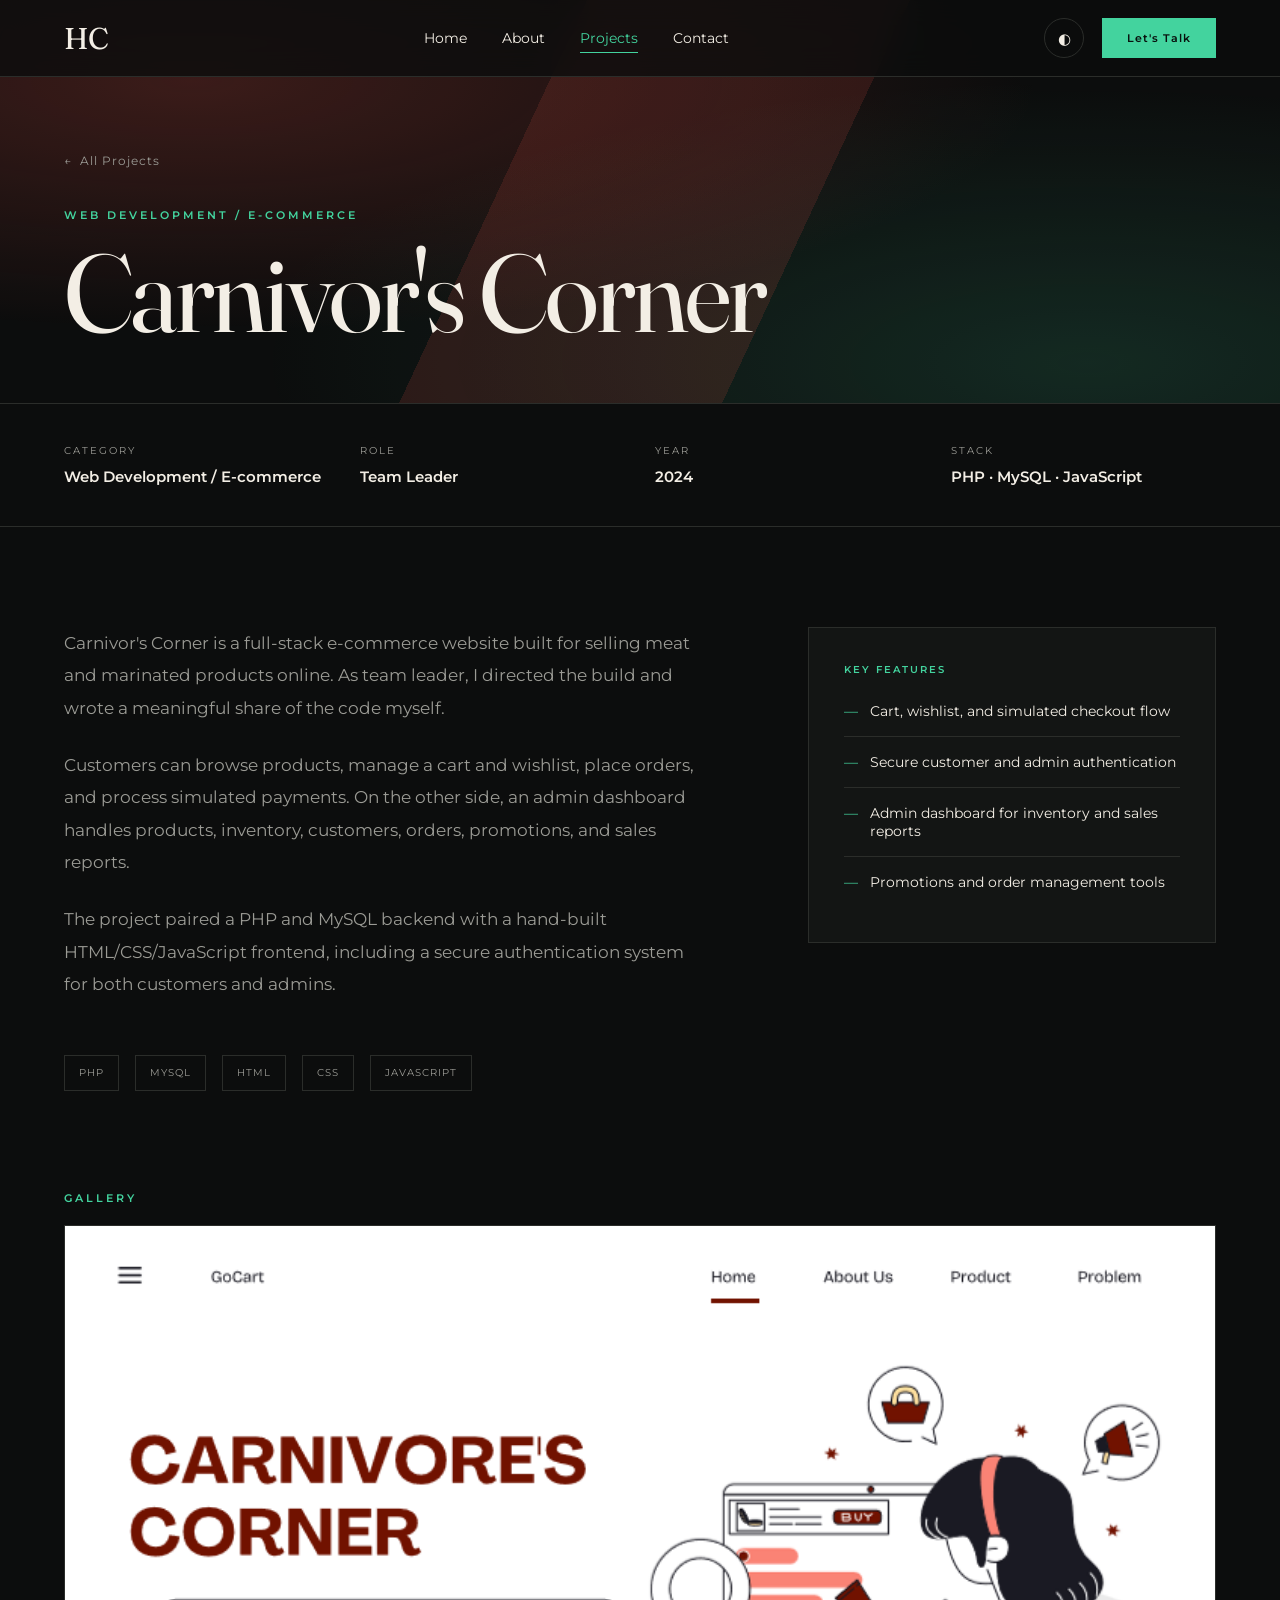
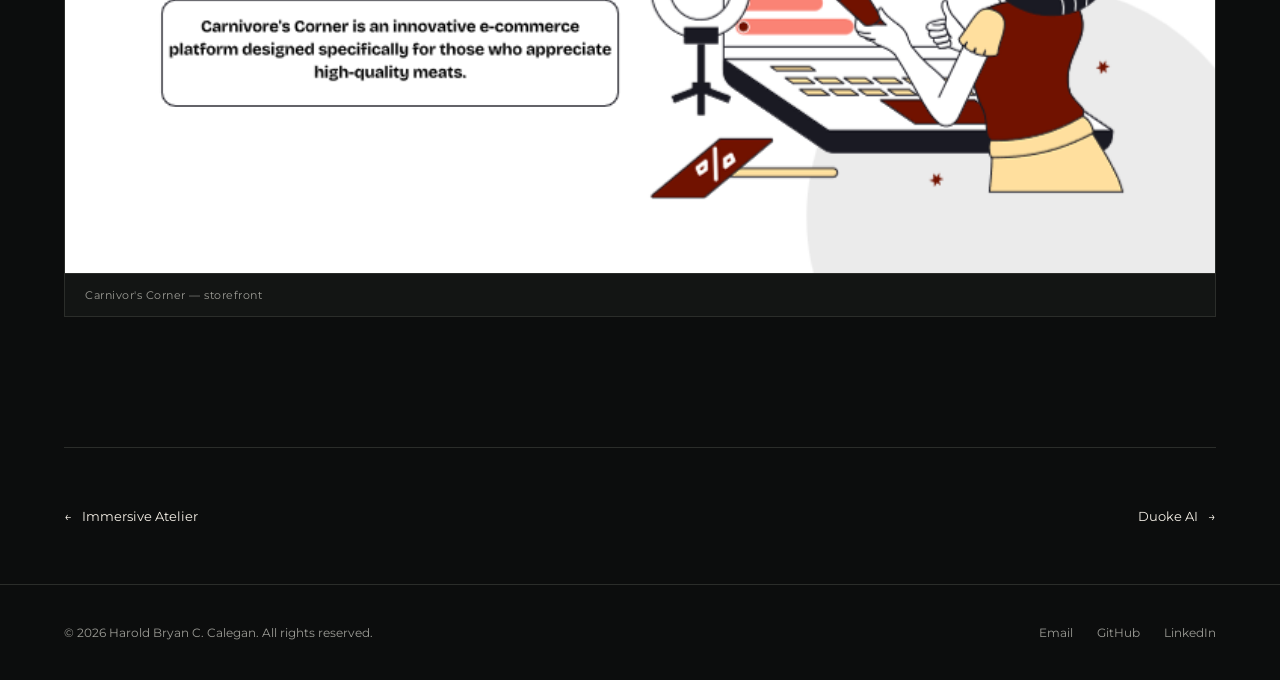
<file: project-carnivors-corner.html>
<!DOCTYPE html>
<html lang="en">
<head>
    <meta charset="UTF-8">
    <meta name="viewport" content="width=device-width, initial-scale=1.0">
    <meta name="description" content="Carnivor's Corner — a project by Harold Bryan C. Calegan.">
    <title>Carnivor's Corner — Harold Calegan</title>
    <link rel="preconnect" href="https://fonts.googleapis.com">
    <link rel="preconnect" href="https://fonts.gstatic.com" crossorigin>
    <link href="https://fonts.googleapis.com/css2?family=Fraunces:ital,opsz,wght@0,9..144,300..600;1,9..144,300..600&family=Montserrat:ital,wght@0,100..900;1,100..900&display=swap" rel="stylesheet">
    <link rel="stylesheet" href="style.css">
    <script src="Scripts.js" defer></script>
</head>

<body>
    <header class="site-header">
        <div class="container nav-container">
            <a href="index.html" class="logo"> HC </a>

            <nav class="main-nav" id="main-nav">
                <a href="index.html" class="nav-link">Home</a>
                <a href="index.html#about" class="nav-link">About</a>
                <a href="projects.html" class="nav-link active">Projects</a>
                <a href="index.html#contact" class="nav-link">Contact</a>
            </nav>

            <div class="nav-actions">
                <button class="theme-toggle" id="theme-toggle" type="button" aria-label="Change website theme">
                    ◐
                </button>

                <a href="index.html#contact" class="contact-button">Let's Talk</a>

                <button class="nav-toggle" id="nav-toggle" type="button" aria-label="Toggle navigation menu" aria-expanded="false">
                    <span></span>
                </button>
            </div>
        </div>
    </header>

    <main>
        <!-- HERO BANNER -->
        <section class="project-hero-banner banner-web">
            <div class="container">
                <a href="projects.html" class="back-link"><span>←</span> All Projects</a>
                <p class="project-hero-category">Web Development / E-commerce</p>
                <h1 class="project-hero-title">Carnivor's Corner</h1>
            </div>
        </section>

        <!-- META STRIP -->
        <section class="project-meta-strip">
            <div class="container project-meta-row">
                <div>
                    <span>CATEGORY</span>
                    <strong>Web Development / E-commerce</strong>
                </div>
                <div>
                    <span>ROLE</span>
                    <strong>Team Leader</strong>
                </div>
                <div>
                    <span>YEAR</span>
                    <strong>2024</strong>
                </div>
                <div>
                    <span>STACK</span>
                    <strong>PHP · MySQL · JavaScript</strong>
                </div>
            </div>
        </section>

        <!-- BODY -->
        <section class="project-body">
            <div class="container project-body-grid">
                <div class="project-description">
                            <p>Carnivor's Corner is a full-stack e-commerce website built for selling meat and marinated products online. As team leader, I directed the build and wrote a meaningful share of the code myself.</p>
                            <p>Customers can browse products, manage a cart and wishlist, place orders, and process simulated payments. On the other side, an admin dashboard handles products, inventory, customers, orders, promotions, and sales reports.</p>
                            <p>The project paired a PHP and MySQL backend with a hand-built HTML/CSS/JavaScript frontend, including a secure authentication system for both customers and admins.</p>

                    <div class="project-tags">
                            <span>PHP</span>
                            <span>MYSQL</span>
                            <span>HTML</span>
                            <span>CSS</span>
                            <span>JAVASCRIPT</span>
                    </div>
                </div>

                <aside class="project-sidebar">
                    <span class="sidebar-label">KEY FEATURES</span>
                    <ul class="sidebar-list">
                                <li>Cart, wishlist, and simulated checkout flow</li>
                                <li>Secure customer and admin authentication</li>
                                <li>Admin dashboard for inventory and sales reports</li>
                                <li>Promotions and order management tools</li>
                    </ul>
                </aside>
            </div>
        </section>

        <!-- GALLERY -->
        <section class="project-gallery-section">
            <div class="container">
                <p class="section-label" style="margin-bottom:20px;">GALLERY</p>
                <div class="project-carousel single-image">
                    <div class="carousel-track">
                        <figure>
                            <img src="assets/CARNIVOR'S CORNER/IMG 1.png" alt="Carnivor's Corner — storefront">
                            <figcaption>Carnivor's Corner — storefront</figcaption>
                        </figure>
                    </div>
                </div>
            </div>
        </section>

        <!-- PROJECT-TO-PROJECT NAV -->
        <section>
            <div class="container project-nav-footer">
                <a href="project-immersive-atelier.html"><span>←</span> Immersive Atelier</a>
                <a href="project-duoke-ai.html">Duoke AI <span>→</span></a>
            </div>
        </section>
    </main>

    <footer class="site-footer">
        <div class="container">
            <p>&copy; <span id="current-year">2026</span> Harold Bryan C. Calegan. All rights reserved.</p>
            <div class="footer-links">
                <a href="mailto:caleganh@gmail.com">Email</a>
                <a href="https://github.com/HaruuuuuCalegan" target="_blank" rel="noopener noreferrer">GitHub</a>
                <a href="https://linkedin.com/in/harold-calegan-2b335b333" target="_blank" rel="noopener noreferrer">LinkedIn</a>
            </div>
        </div>
    </footer>
</body>
</html>
</file>
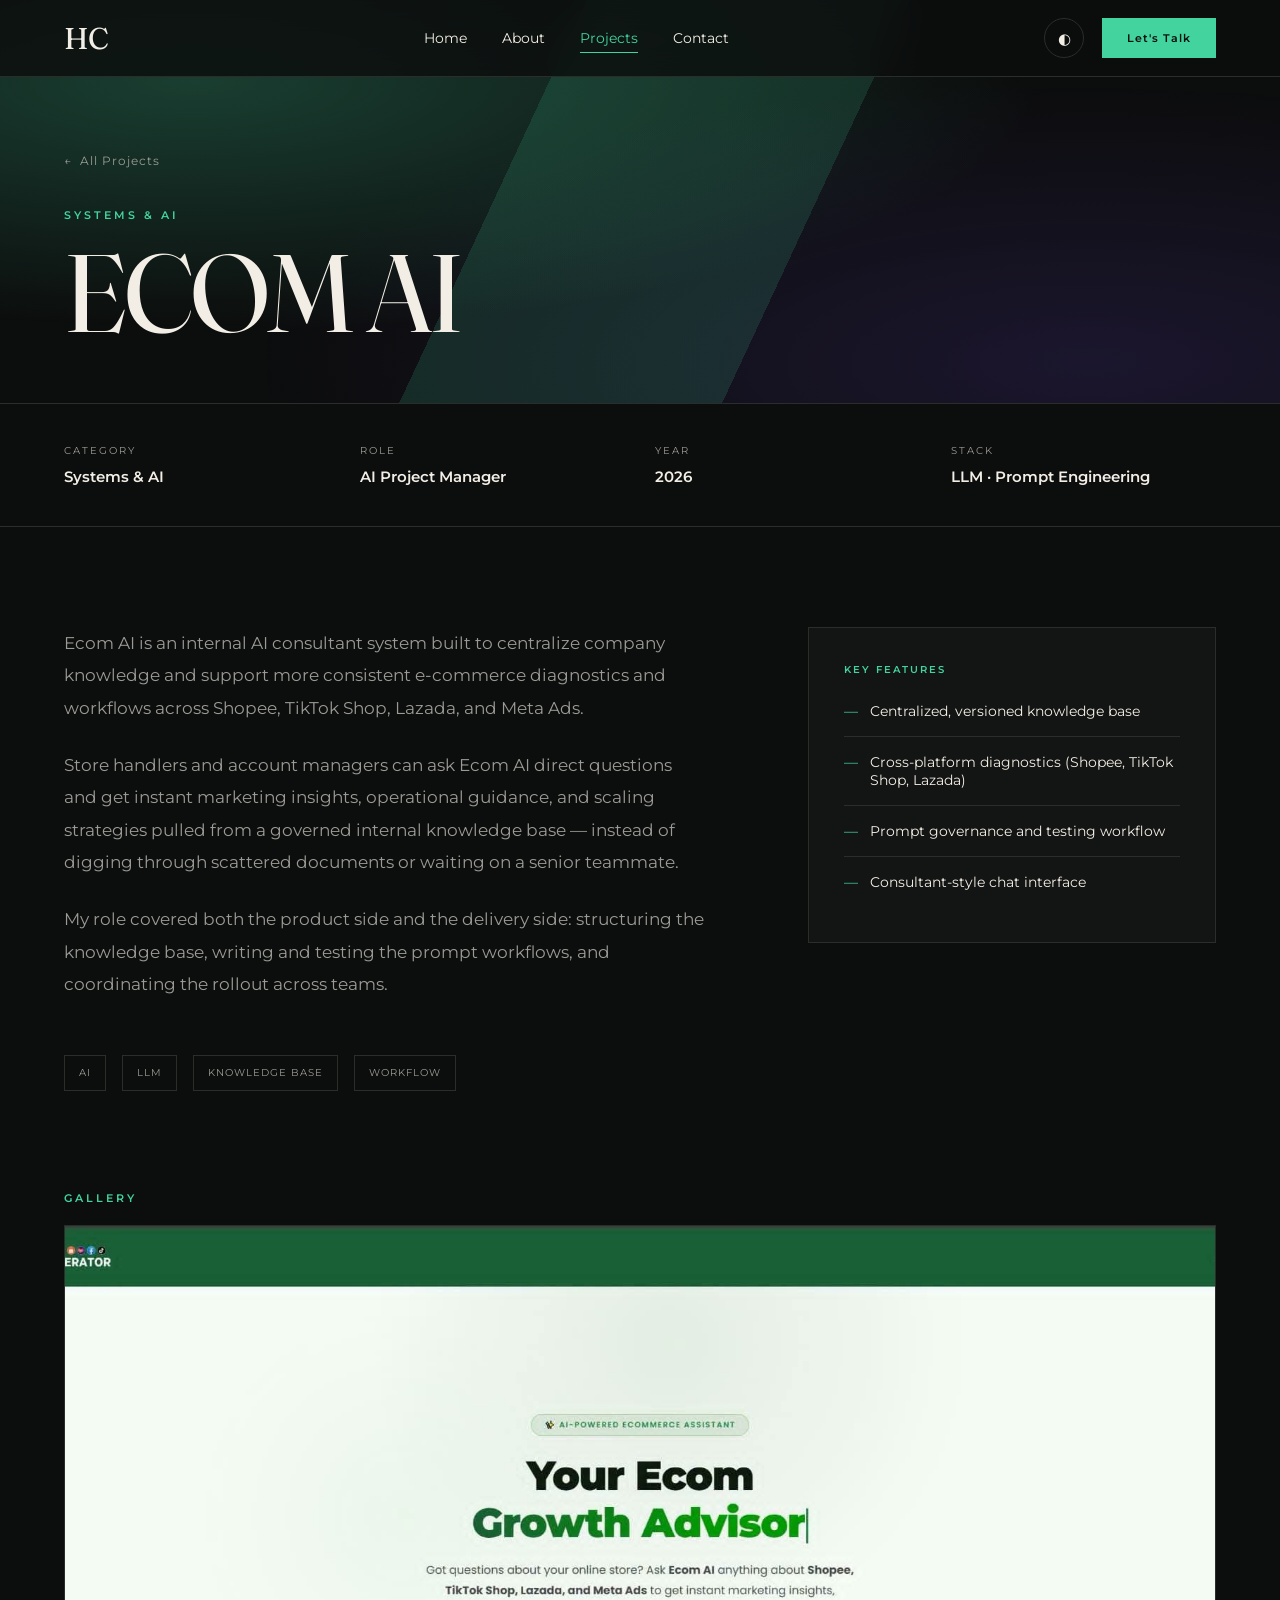
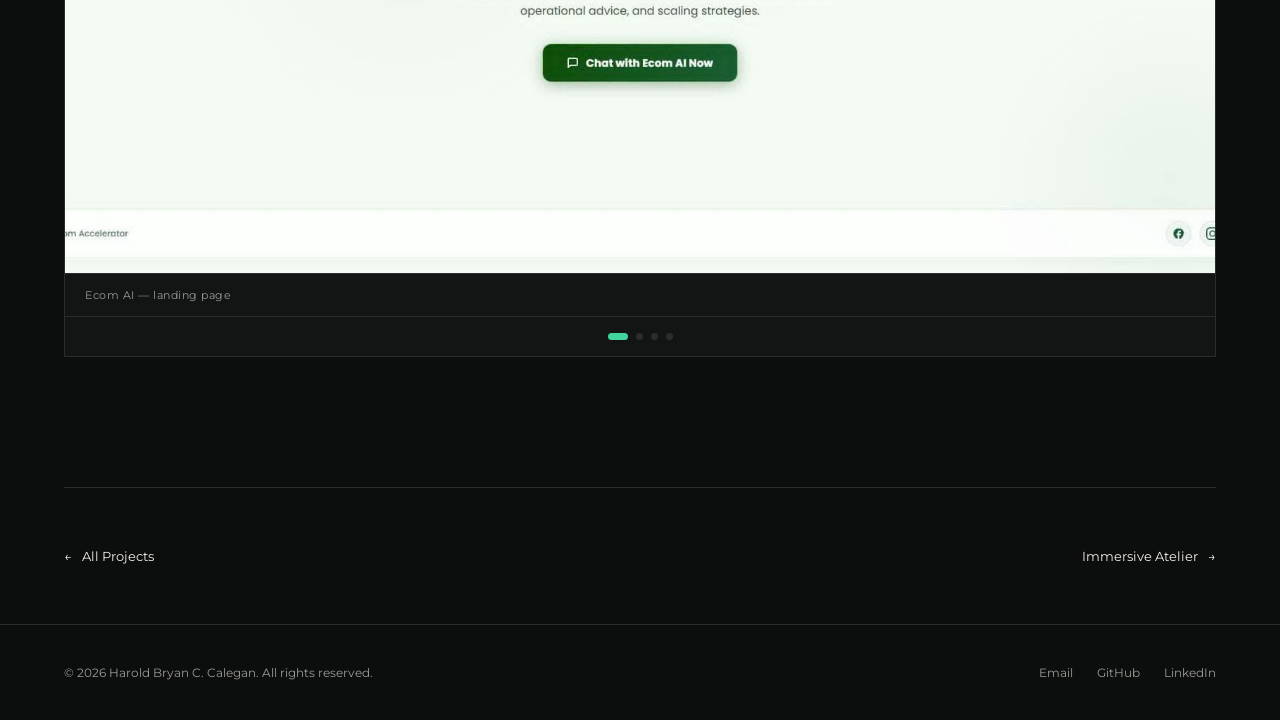
<file: project-ecom-ai.html>
<!DOCTYPE html>
<html lang="en">
<head>
    <meta charset="UTF-8">
    <meta name="viewport" content="width=device-width, initial-scale=1.0">
    <meta name="description" content="ECOM AI — a project by Harold Bryan C. Calegan.">
    <title>ECOM AI — Harold Calegan</title>
    <link rel="preconnect" href="https://fonts.googleapis.com">
    <link rel="preconnect" href="https://fonts.gstatic.com" crossorigin>
    <link href="https://fonts.googleapis.com/css2?family=Fraunces:ital,opsz,wght@0,9..144,300..600;1,9..144,300..600&family=Montserrat:ital,wght@0,100..900;1,100..900&display=swap" rel="stylesheet">
    <link rel="stylesheet" href="style.css">
    <script src="Scripts.js"></script>
</head>

<body>
    <header class="site-header">
        <div class="container nav-container">
            <a href="index.html" class="logo"> HC </a>

            <nav class="main-nav" id="main-nav">
                <a href="index.html" class="nav-link">Home</a>
                <a href="index.html#about" class="nav-link">About</a>
                <a href="projects.html" class="nav-link active">Projects</a>
                <a href="index.html#contact" class="nav-link">Contact</a>
            </nav>

            <div class="nav-actions">
                <button class="theme-toggle" id="theme-toggle" type="button" aria-label="Change website theme">
                    ◐
                </button>

                <a href="index.html#contact" class="contact-button">Let's Talk</a>

                <button class="nav-toggle" id="nav-toggle" type="button" aria-label="Toggle navigation menu" aria-expanded="false">
                    <span></span>
                </button>
            </div>
        </div>
    </header>

    <main>
        <!-- HERO BANNER -->
        <section class="project-hero-banner banner-ai">
            <div class="container">
                <a href="projects.html" class="back-link"><span>←</span> All Projects</a>
                <p class="project-hero-category">Systems & AI</p>
                <h1 class="project-hero-title">ECOM AI</h1>
            </div>
        </section>

        <!-- META STRIP -->
        <section class="project-meta-strip">
            <div class="container project-meta-row">
                <div>
                    <span>CATEGORY</span>
                    <strong>Systems & AI</strong>
                </div>
                <div>
                    <span>ROLE</span>
                    <strong>AI Project Manager</strong>
                </div>
                <div>
                    <span>YEAR</span>
                    <strong>2026</strong>
                </div>
                <div>
                    <span>STACK</span>
                    <strong>LLM · Prompt Engineering</strong>
                </div>
            </div>
        </section>

        <!-- BODY -->
        <section class="project-body">
            <div class="container project-body-grid">
                <div class="project-description">
                            <p>Ecom AI is an internal AI consultant system built to centralize company knowledge and support more consistent e-commerce diagnostics and workflows across Shopee, TikTok Shop, Lazada, and Meta Ads.</p>
                            <p>Store handlers and account managers can ask Ecom AI direct questions and get instant marketing insights, operational guidance, and scaling strategies pulled from a governed internal knowledge base — instead of digging through scattered documents or waiting on a senior teammate.</p>
                            <p>My role covered both the product side and the delivery side: structuring the knowledge base, writing and testing the prompt workflows, and coordinating the rollout across teams.</p>

                    <div class="project-tags">
                            <span>AI</span>
                            <span>LLM</span>
                            <span>KNOWLEDGE BASE</span>
                            <span>WORKFLOW</span>
                    </div>
                </div>

                <aside class="project-sidebar">
                    <span class="sidebar-label">KEY FEATURES</span>
                    <ul class="sidebar-list">
                                <li>Centralized, versioned knowledge base</li>
                                <li>Cross-platform diagnostics (Shopee, TikTok Shop, Lazada)</li>
                                <li>Prompt governance and testing workflow</li>
                                <li>Consultant-style chat interface</li>
                    </ul>
                </aside>
            </div>
        </section>

        <!-- GALLERY -->
        <section class="project-gallery-section">
            <div class="container">
                <p class="section-label" style="margin-bottom:20px;">GALLERY</p>
                <div class="project-carousel">
                    <div class="carousel-track">
                        <figure>
                            <img src="assets/ECOM AI/ECOM AI 1.jpg" alt="Ecom AI — landing page">
                            <figcaption>Ecom AI — landing page</figcaption>
                        </figure>
                        <figure>
                            <img src="assets/ECOM AI/ECOM AI 2.jpg" alt="Ecom AI — margin & CPO strategy">
                            <figcaption>Ecom AI — margin & CPO strategy</figcaption>
                        </figure>
                        <figure>
                            <img src="assets/ECOM AI/ECOM AI 3.jpg" alt="Ecom AI — conversion troubleshooting">
                            <figcaption>Ecom AI — conversion troubleshooting</figcaption>
                        </figure>
                        <figure>
                            <img src="assets/ECOM AI/ECOM AI 4.jpg" alt="Ecom AI — media buying strategy">
                            <figcaption>Ecom AI — media buying strategy</figcaption>
                        </figure>
                    </div>
                    <button class="carousel-arrow carousel-prev" aria-label="Previous image"><span>‹</span></button>
                    <button class="carousel-arrow carousel-next" aria-label="Next image"><span>›</span></button>
                    <div class="carousel-dots">
                        <button class="carousel-dot active" aria-label="Go to image 1"></button>
                        <button class="carousel-dot" aria-label="Go to image 2"></button>
                        <button class="carousel-dot" aria-label="Go to image 3"></button>
                        <button class="carousel-dot" aria-label="Go to image 4"></button>
                    </div>
                </div>
            </div>
        </section>

        <!-- PROJECT-TO-PROJECT NAV -->
        <section>
            <div class="container project-nav-footer">
                <a href="projects.html"><span>←</span> All Projects</a>
                <a href="project-immersive-atelier.html">Immersive Atelier <span>→</span></a>
            </div>
        </section>
    </main>

    <footer class="site-footer">
        <div class="container">
            <p>&copy; <span id="current-year">2026</span> Harold Bryan C. Calegan. All rights reserved.</p>
            <div class="footer-links">
                <a href="mailto:caleganh@gmail.com">Email</a>
                <a href="https://github.com/HaruuuuuCalegan" target="_blank" rel="noopener noreferrer">GitHub</a>
                <a href="https://linkedin.com/in/harold-calegan-2b335b333" target="_blank" rel="noopener noreferrer">LinkedIn</a>
            </div>
        </div>
    </footer>
</body>
</html>
</file>
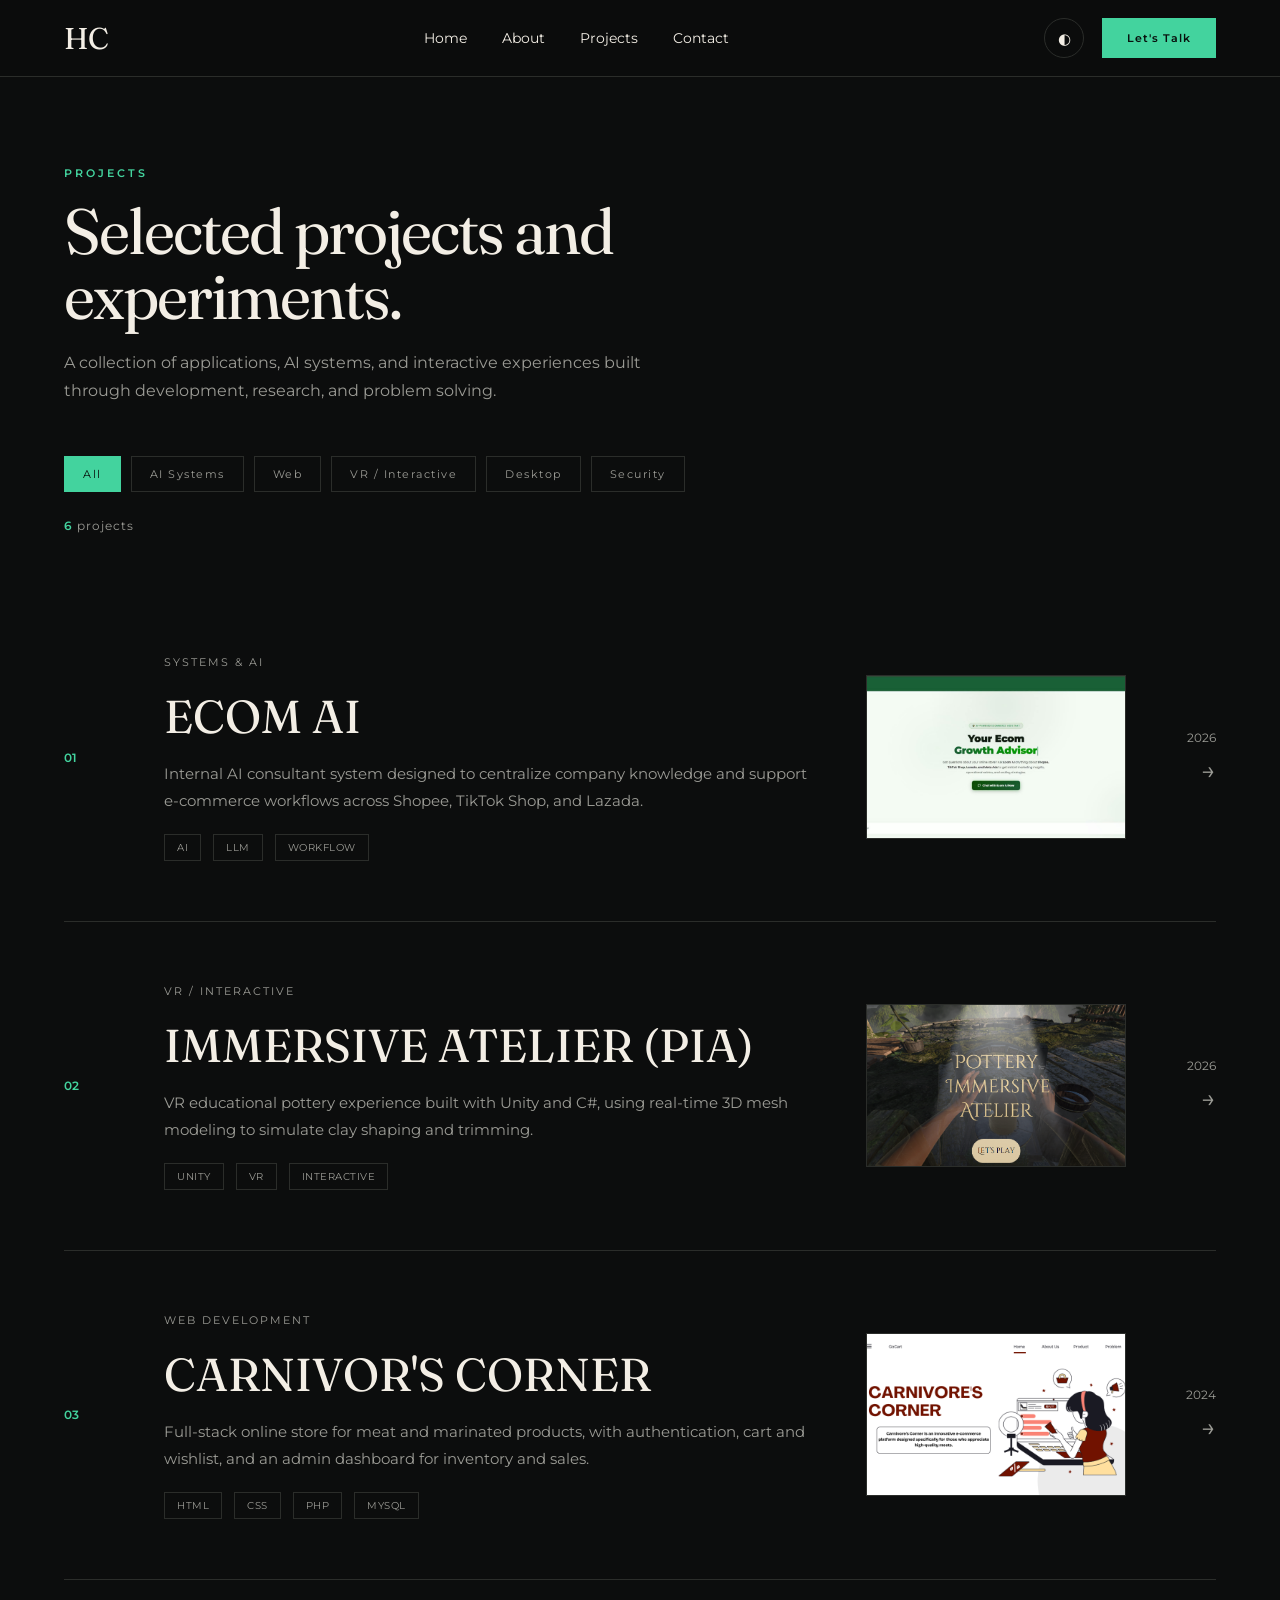
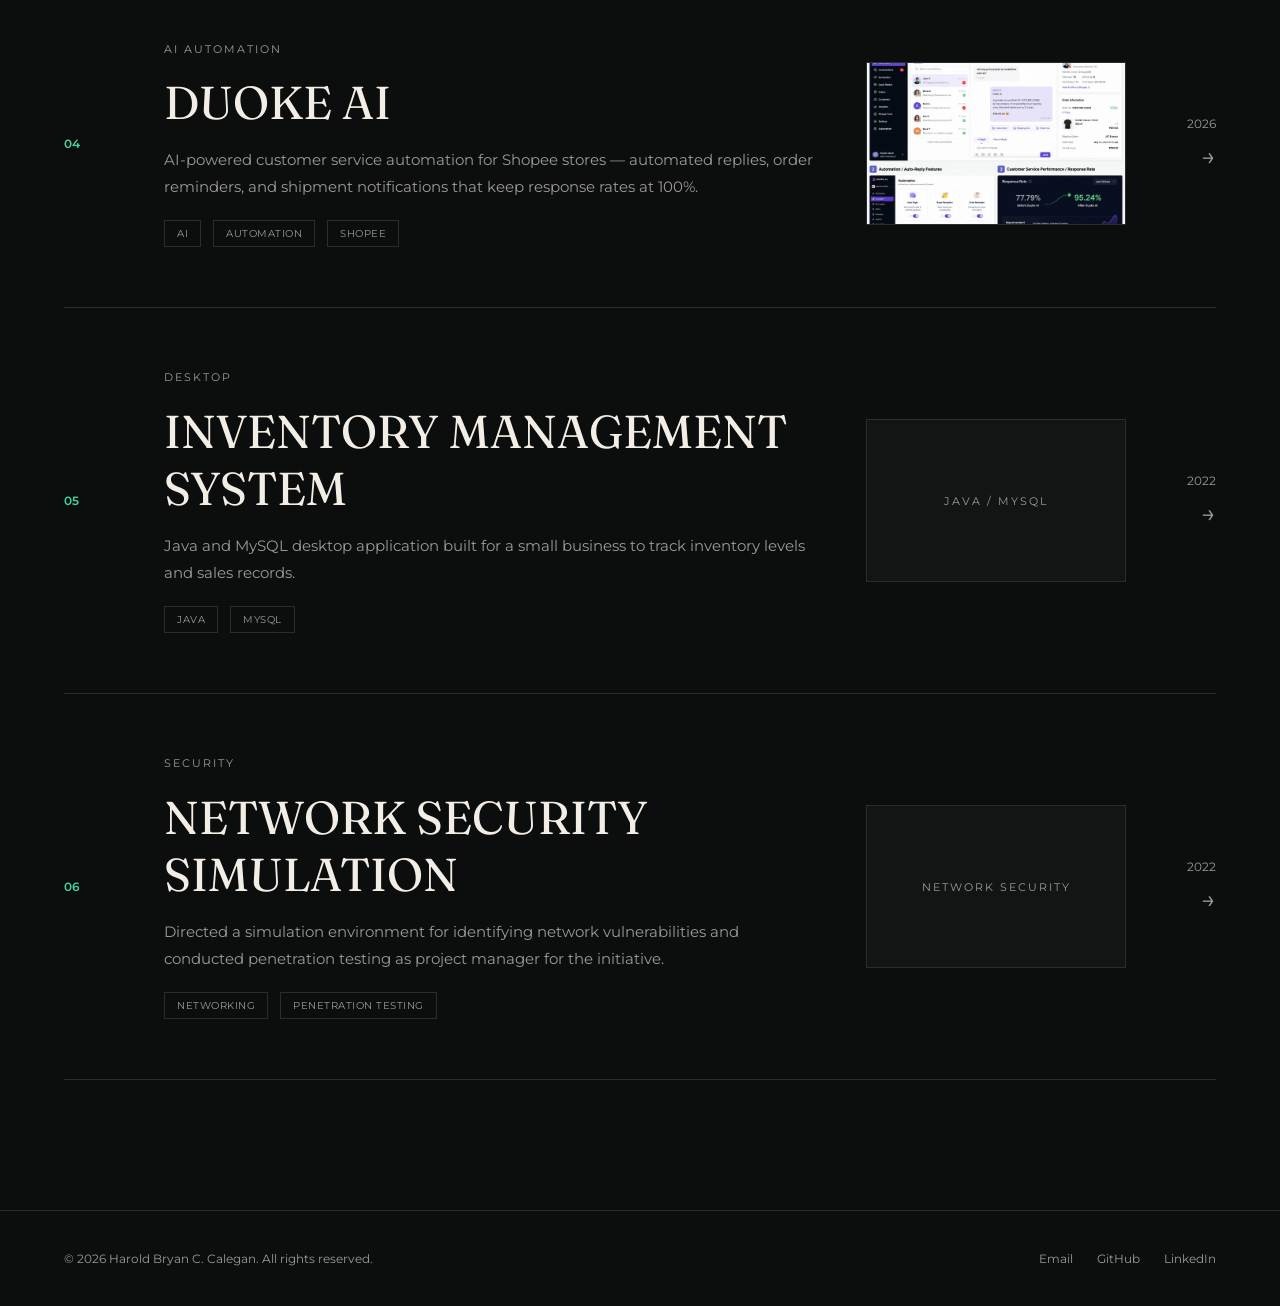
<file: Projects.html>
<!DOCTYPE html>
<html lang="en">
<head>
    <meta charset="UTF-8">
    <meta name="viewport" content="width=device-width, initial-scale=1.0">
    <meta name="description" content="Selected projects by Harold Bryan C. Calegan — web development, AI systems, and interactive experiences.">
    <title>Projects — Harold Calegan</title>
    <link rel="preconnect" href="https://fonts.googleapis.com">
    <link rel="preconnect" href="https://fonts.gstatic.com" crossorigin>
    <link href="https://fonts.googleapis.com/css2?family=Fraunces:ital,opsz,wght@0,9..144,300..600;1,9..144,300..600&family=Montserrat:ital,wght@0,100..900;1,100..900&display=swap" rel="stylesheet">
    <link rel="stylesheet" href="Style.css">
    <script src="Scripts.js" defer></script>
</head>

<body>
    <!-- NAVIGATION -->
    <header class="site-header">
        <div class="container nav-container">
            <a href="index.html" class="logo"> HC </a>

            <nav class="main-nav" id="main-nav">
                <a href="index.html" class="nav-link">Home</a>
                <a href="index.html#about" class="nav-link">About</a>
                <a href="projects.html" class="nav-link">Projects</a>
                <a href="index.html#contact" class="nav-link">Contact</a>
            </nav>

            <div class="nav-actions">
                <button class="theme-toggle" id="theme-toggle" type="button" aria-label="Change website theme">
                    ◐
                </button>

                <a href="index.html#contact" class="contact-button">Let's Talk</a>

                <button class="nav-toggle" id="nav-toggle" type="button" aria-label="Toggle navigation menu" aria-expanded="false">
                    <span></span>
                </button>
            </div>
        </div>
    </header>

    <main>
        <section class="projects-page">
            <div class="container">

                <div class="project-header">
                    <p class="section-label"> Projects</p>
                    <h1 class="project-title"> Selected projects and experiments.</h1>
                    <p class="projects-description">A collection of applications, AI systems,
                        and interactive experiences built through
                        development, research, and problem solving. </p>
                </div>

                <!-- FILTER -->
                <div class="project-filter">
                    <button class="filter-btn active" data-filter="all">All</button>
                    <button class="filter-btn" data-filter="ai">AI Systems</button>
                    <button class="filter-btn" data-filter="web">Web</button>
                    <button class="filter-btn" data-filter="interactive">VR / Interactive</button>
                    <button class="filter-btn" data-filter="desktop">Desktop</button>
                    <button class="filter-btn" data-filter="security">Security</button>
                </div>

                <p class="project-total"><span id="project-number">6</span> projects</p>

                <!-- PROJECT LIST -->
                <div class="all-project-list">

                    <!-- ECOM AI -->
                    <a href="project-ecom-ai.html" class="all-project-row" data-category="ai">
                        <span class="row-number"> 01 </span>
                        <div class="row-info">
                            <p> SYSTEMS &amp; AI </p>
                            <h2> ECOM AI </h2>
                            <p> Internal AI consultant system designed
                                to centralize company knowledge and
                                support e-commerce workflows across
                                Shopee, TikTok Shop, and Lazada.</p>
                            <div class="row-tags">
                                <span> AI </span>
                                <span> LLM </span>
                                <span> WORKFLOW </span>
                            </div>
                        </div>
                        <div class="row-image">
                            <img src="assets/ECOM AI/ECOM AI 1.jpg" alt="ECOM AI dashboard preview">
                        </div>
                        <div class="row-meta">
                            <span>2026</span>
                            <span class="row-arrow"> → </span>
                        </div>
                    </a>

                    <!-- IMMERSIVE ATELIER -->
                    <a href="project-immersive-atelier.html" class="all-project-row" data-category="interactive">
                        <span class="row-number"> 02 </span>
                        <div class="row-info">
                            <p> VR / INTERACTIVE </p>
                            <h2> IMMERSIVE ATELIER (PIA) </h2>
                            <p> VR educational pottery experience built with
                                Unity and C#, using real-time 3D mesh modeling
                                to simulate clay shaping and trimming.</p>
                            <div class="row-tags">
                                <span> UNITY </span>
                                <span> VR </span>
                                <span> INTERACTIVE </span>
                            </div>
                        </div>
                        <div class="row-image">
                            <img src="assets/PIA/IMAGE 1.png" alt="Immersive Atelier VR pottery game preview">
                        </div>
                        <div class="row-meta">
                            <span>2026</span>
                            <span class="row-arrow"> → </span>
                        </div>
                    </a>

                    <!-- CARNIVOR'S CORNER -->
                    <a href="project-carnivors-corner.html" class="all-project-row" data-category="web">
                        <span class="row-number"> 03 </span>
                        <div class="row-info">
                            <p> WEB DEVELOPMENT </p>
                            <h2> CARNIVOR'S CORNER </h2>
                            <p> Full-stack online store for meat and marinated
                                products, with authentication, cart and wishlist,
                                and an admin dashboard for inventory and sales.</p>
                            <div class="row-tags">
                                <span> HTML </span>
                                <span> CSS </span>
                                <span> PHP </span>
                                <span> MYSQL </span>
                            </div>
                        </div>
                        <div class="row-image">
                            <img src="assets/CARNIVOR'S CORNER/IMG 1.png" alt="Carnivor's Corner e-commerce site preview">
                        </div>
                        <div class="row-meta">
                            <span>2024</span>
                            <span class="row-arrow"> → </span>
                        </div>
                    </a>

                    <!-- DUOKE AI -->
                    <a href="project-duoke-ai.html" class="all-project-row" data-category="ai">
                        <span class="row-number"> 04 </span>
                        <div class="row-info">
                            <p> AI AUTOMATION </p>
                            <h2> DUOKE AI </h2>
                            <p> AI-powered customer service automation for Shopee
                                stores — automated replies, order reminders, and
                                shipment notifications that keep response rates at 100%.</p>
                            <div class="row-tags">
                                <span> AI </span>
                                <span> AUTOMATION </span>
                                <span> SHOPEE </span>
                            </div>
                        </div>
                        <div class="row-image">
                            <img src="assets/DUOKE AI/IMG 1.png" alt="Duoke AI automation system preview">
                        </div>
                        <div class="row-meta">
                            <span>2026</span>
                            <span class="row-arrow"> → </span>
                        </div>
                    </a>

                    <!-- INVENTORY MANAGEMENT SYSTEM -->
                    <a href="project-inventory-system.html" class="all-project-row" data-category="desktop">
                        <span class="row-number"> 05 </span>
                        <div class="row-info">
                            <p> DESKTOP </p>
                            <h2> INVENTORY MANAGEMENT SYSTEM </h2>
                            <p> Java and MySQL desktop application built for a small
                                business to track inventory levels and sales records.</p>
                            <div class="row-tags">
                                <span> JAVA </span>
                                <span> MYSQL </span>
                            </div>
                        </div>
                        <div class="row-image placeholder">
                            JAVA / MYSQL
                        </div>
                        <div class="row-meta">
                            <span>2022</span>
                            <span class="row-arrow"> → </span>
                        </div>
                    </a>

                    <!-- NETWORK SECURITY SIMULATION -->
                    <a href="project-network-security.html" class="all-project-row" data-category="security">
                        <span class="row-number"> 06 </span>
                        <div class="row-info">
                            <p> SECURITY </p>
                            <h2> NETWORK SECURITY SIMULATION </h2>
                            <p> Directed a simulation environment for identifying network
                                vulnerabilities and conducted penetration testing as
                                project manager for the initiative.</p>
                            <div class="row-tags">
                                <span> NETWORKING </span>
                                <span> PENETRATION TESTING </span>
                            </div>
                        </div>
                        <div class="row-image placeholder">
                            NETWORK SECURITY
                        </div>
                        <div class="row-meta">
                            <span>2022</span>
                            <span class="row-arrow"> → </span>
                        </div>
                    </a>

                </div>
            </div>
        </section>
    </main>

    <!--Footer-->
    <footer class="site-footer">
        <div class="container">
            <p>&copy; <span id="current-year">2026</span> Harold Bryan C. Calegan. All rights reserved.</p>
            <div class="footer-links">
                <a href="mailto:caleganh@gmail.com">Email</a>
                <a href="https://github.com/HaruuuuuCalegan" target="_blank" rel="noopener noreferrer">GitHub</a>
                <a href="https://linkedin.com/in/harold-calegan-2b335b333" target="_blank" rel="noopener noreferrer">LinkedIn</a>
            </div>
        </div>
    </footer>
</body>
</html>
</file>
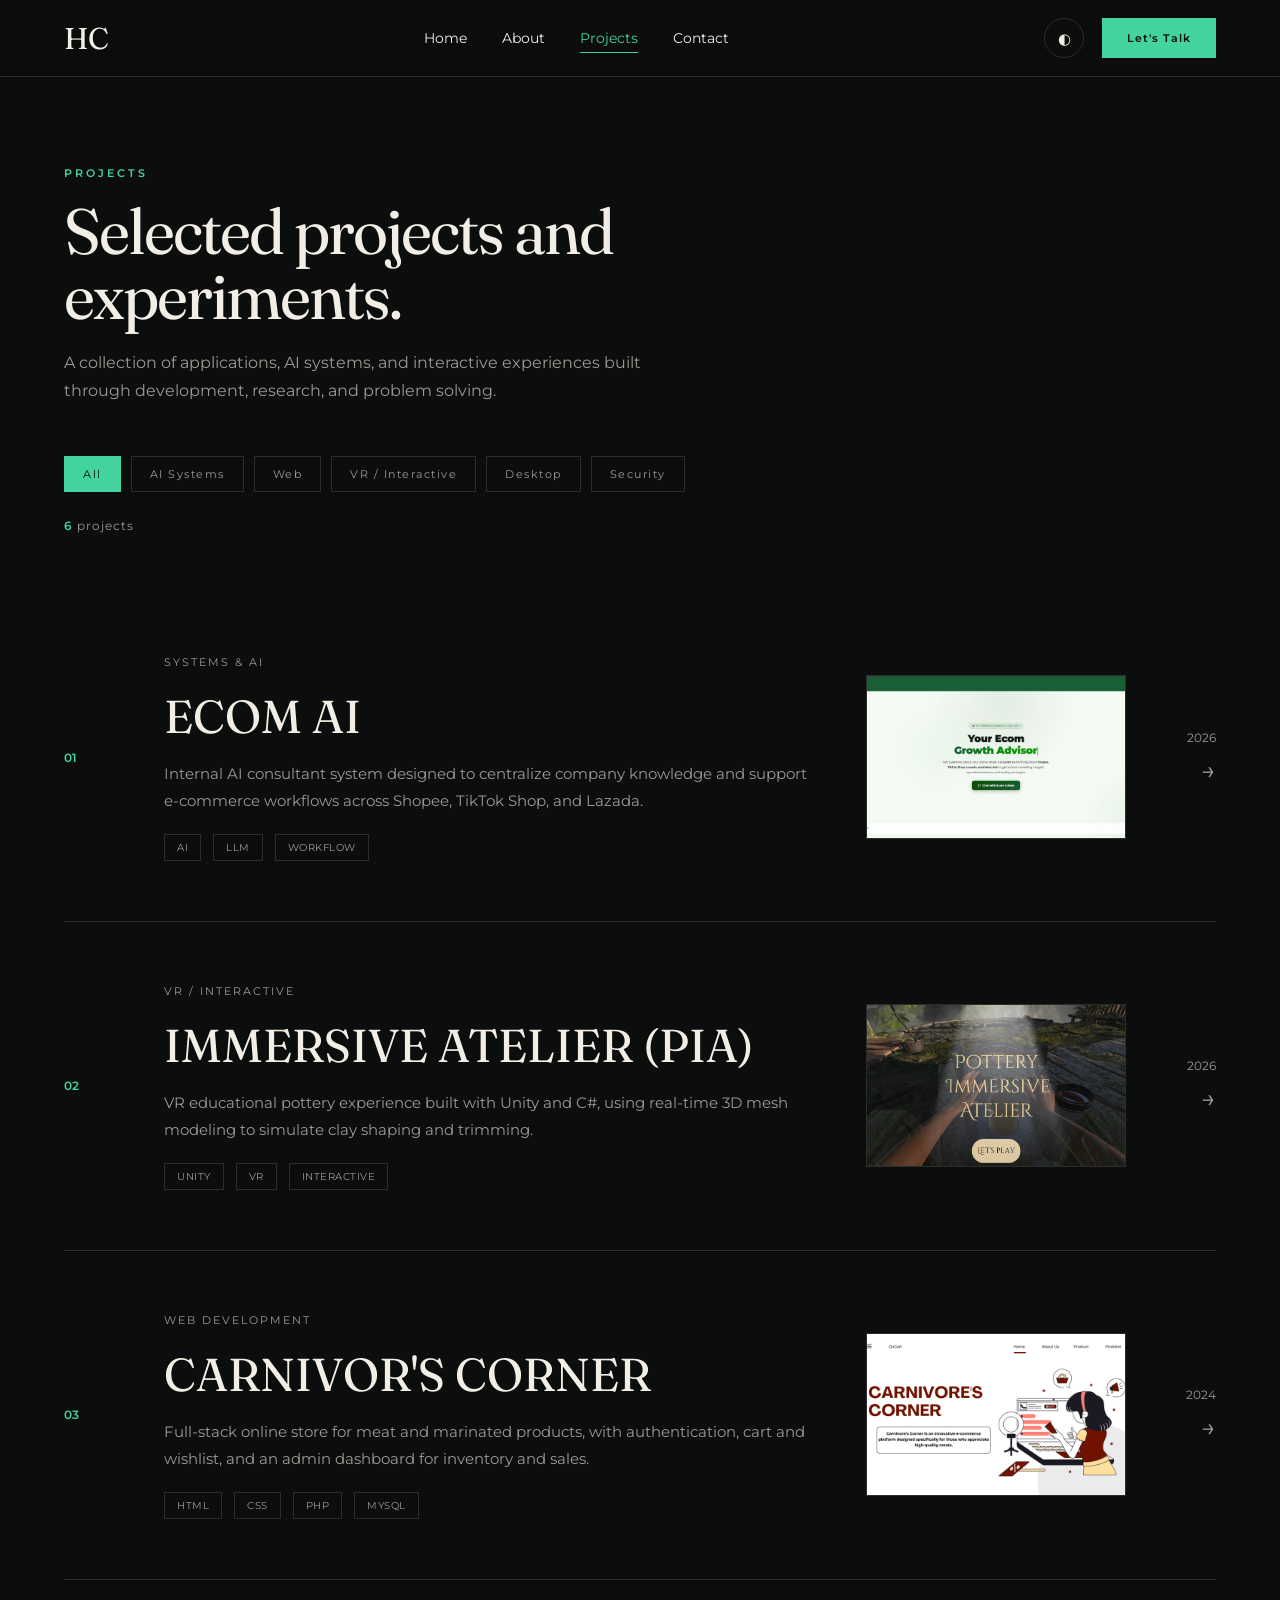
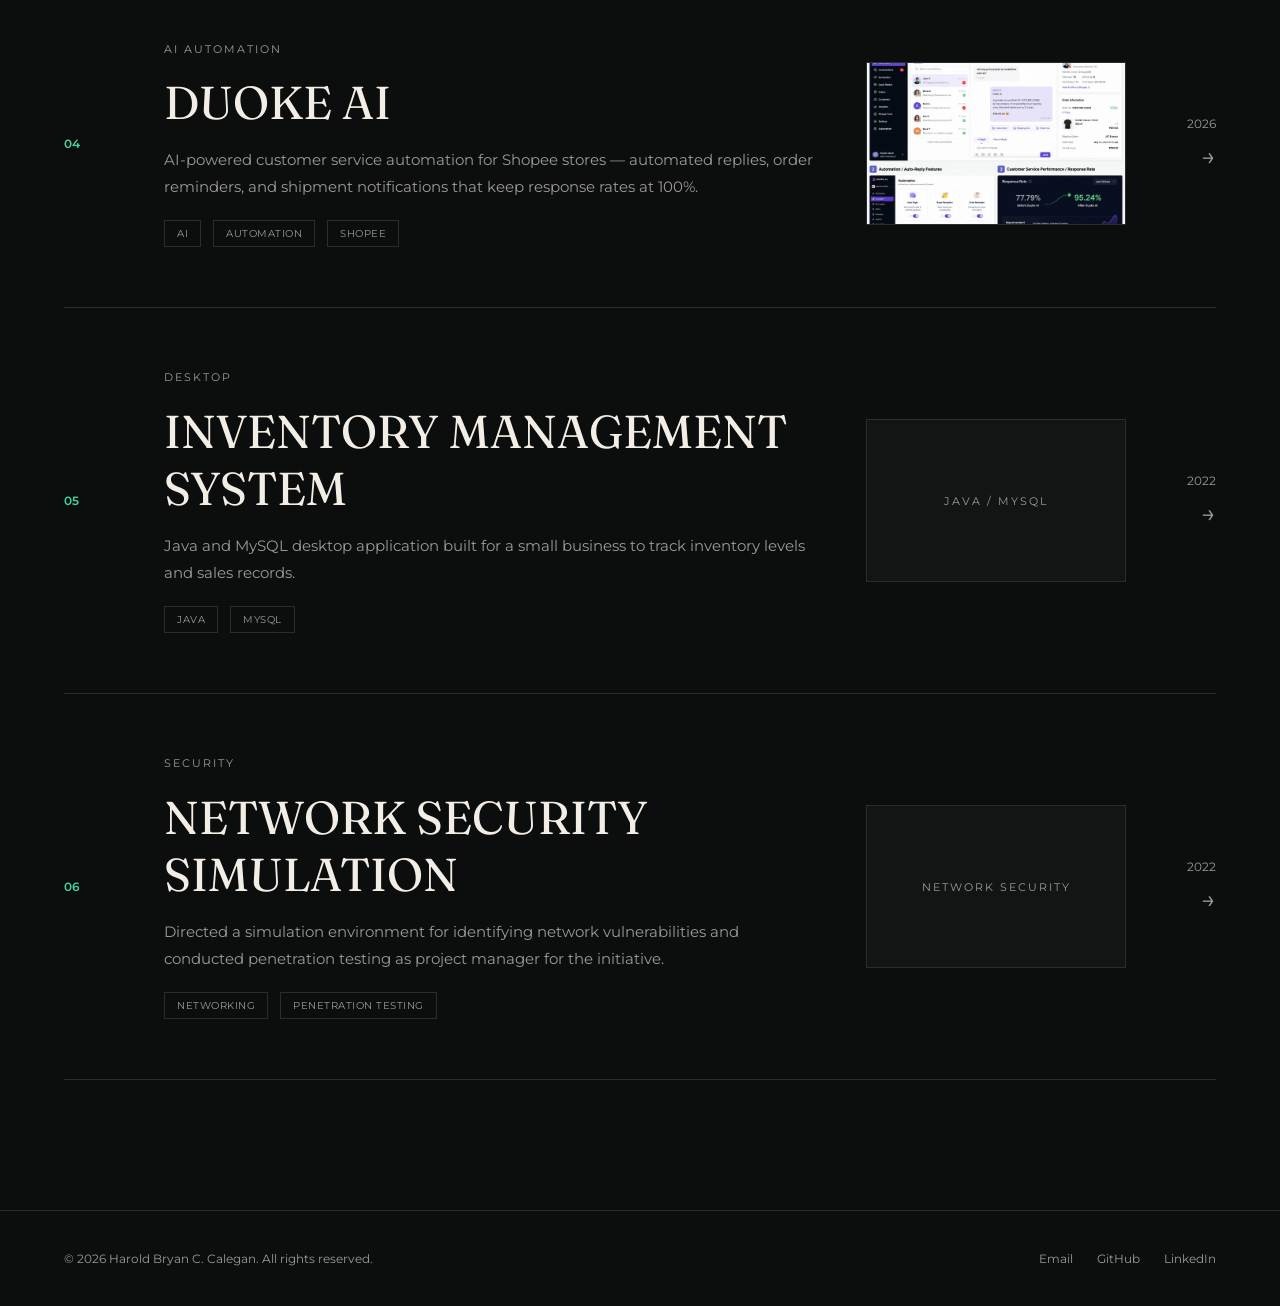
<file: projects.html>
<!DOCTYPE html>
<html lang="en">
<head>
    <meta charset="UTF-8">
    <meta name="viewport" content="width=device-width, initial-scale=1.0">
    <meta name="description" content="Selected projects by Harold Bryan C. Calegan — web development, AI systems, and interactive experiences.">
    <title>Projects — Harold Calegan</title>
    <link rel="preconnect" href="https://fonts.googleapis.com">
    <link rel="preconnect" href="https://fonts.gstatic.com" crossorigin>
    <link href="https://fonts.googleapis.com/css2?family=Fraunces:ital,opsz,wght@0,9..144,300..600;1,9..144,300..600&family=Montserrat:ital,wght@0,100..900;1,100..900&display=swap" rel="stylesheet">
    <link rel="stylesheet" href="style.css">
    <script src="scripts.js" defer></script>
</head>

<body>
    <!-- NAVIGATION -->
    <header class="site-header">
        <div class="container nav-container">
            <a href="index.html" class="logo"> HC </a>

            <nav class="main-nav" id="main-nav">
                <a href="index.html" class="nav-link">Home</a>
                <a href="index.html#about" class="nav-link">About</a>
                <a href="projects.html" class="nav-link">Projects</a>
                <a href="index.html#contact" class="nav-link">Contact</a>
            </nav>

            <div class="nav-actions">
                <button class="theme-toggle" id="theme-toggle" type="button" aria-label="Change website theme">
                    ◐
                </button>

                <a href="index.html#contact" class="contact-button">Let's Talk</a>

                <button class="nav-toggle" id="nav-toggle" type="button" aria-label="Toggle navigation menu" aria-expanded="false">
                    <span></span>
                </button>
            </div>
        </div>
    </header>

    <main>
        <section class="projects-page">
            <div class="container">

                <div class="project-header">
                    <p class="section-label"> Projects</p>
                    <h1 class="project-title"> Selected projects and experiments.</h1>
                    <p class="projects-description">A collection of applications, AI systems,
                        and interactive experiences built through
                        development, research, and problem solving. </p>
                </div>

                <!-- FILTER -->
                <div class="project-filter">
                    <button class="filter-btn active" data-filter="all">All</button>
                    <button class="filter-btn" data-filter="ai">AI Systems</button>
                    <button class="filter-btn" data-filter="web">Web</button>
                    <button class="filter-btn" data-filter="interactive">VR / Interactive</button>
                    <button class="filter-btn" data-filter="desktop">Desktop</button>
                    <button class="filter-btn" data-filter="security">Security</button>
                </div>

                <p class="project-total"><span id="project-number">6</span> projects</p>

                <!-- PROJECT LIST -->
                <div class="all-project-list">

                    <!-- ECOM AI -->
                    <a href="project-ecom-ai.html" class="all-project-row" data-category="ai">
                        <span class="row-number"> 01 </span>
                        <div class="row-info">
                            <p> SYSTEMS &amp; AI </p>
                            <h2> ECOM AI </h2>
                            <p> Internal AI consultant system designed
                                to centralize company knowledge and
                                support e-commerce workflows across
                                Shopee, TikTok Shop, and Lazada.</p>
                            <div class="row-tags">
                                <span> AI </span>
                                <span> LLM </span>
                                <span> WORKFLOW </span>
                            </div>
                        </div>
                        <div class="row-image">
                            <img src="assets/ECOM AI/ECOM AI 1.jpg" alt="ECOM AI dashboard preview">
                        </div>
                        <div class="row-meta">
                            <span>2026</span>
                            <span class="row-arrow"> → </span>
                        </div>
                    </a>

                    <!-- IMMERSIVE ATELIER -->
                    <a href="project-immersive-atelier.html" class="all-project-row" data-category="interactive">
                        <span class="row-number"> 02 </span>
                        <div class="row-info">
                            <p> VR / INTERACTIVE </p>
                            <h2> IMMERSIVE ATELIER (PIA) </h2>
                            <p> VR educational pottery experience built with
                                Unity and C#, using real-time 3D mesh modeling
                                to simulate clay shaping and trimming.</p>
                            <div class="row-tags">
                                <span> UNITY </span>
                                <span> VR </span>
                                <span> INTERACTIVE </span>
                            </div>
                        </div>
                        <div class="row-image">
                            <img src="assets/PIA/IMAGE 1.png" alt="Immersive Atelier VR pottery game preview">
                        </div>
                        <div class="row-meta">
                            <span>2026</span>
                            <span class="row-arrow"> → </span>
                        </div>
                    </a>

                    <!-- CARNIVOR'S CORNER -->
                    <a href="project-carnivors-corner.html" class="all-project-row" data-category="web">
                        <span class="row-number"> 03 </span>
                        <div class="row-info">
                            <p> WEB DEVELOPMENT </p>
                            <h2> CARNIVOR'S CORNER </h2>
                            <p> Full-stack online store for meat and marinated
                                products, with authentication, cart and wishlist,
                                and an admin dashboard for inventory and sales.</p>
                            <div class="row-tags">
                                <span> HTML </span>
                                <span> CSS </span>
                                <span> PHP </span>
                                <span> MYSQL </span>
                            </div>
                        </div>
                        <div class="row-image">
                            <img src="assets/CARNIVOR'S CORNER/IMG 1.png" alt="Carnivor's Corner e-commerce site preview">
                        </div>
                        <div class="row-meta">
                            <span>2024</span>
                            <span class="row-arrow"> → </span>
                        </div>
                    </a>

                    <!-- DUOKE AI -->
                    <a href="project-duoke-ai.html" class="all-project-row" data-category="ai">
                        <span class="row-number"> 04 </span>
                        <div class="row-info">
                            <p> AI AUTOMATION </p>
                            <h2> DUOKE AI </h2>
                            <p> AI-powered customer service automation for Shopee
                                stores — automated replies, order reminders, and
                                shipment notifications that keep response rates at 100%.</p>
                            <div class="row-tags">
                                <span> AI </span>
                                <span> AUTOMATION </span>
                                <span> SHOPEE </span>
                            </div>
                        </div>
                        <div class="row-image">
                            <img src="assets/DUOKE AI/IMG 1.png" alt="Duoke AI automation system preview">
                        </div>
                        <div class="row-meta">
                            <span>2026</span>
                            <span class="row-arrow"> → </span>
                        </div>
                    </a>

                    <!-- INVENTORY MANAGEMENT SYSTEM -->
                    <a href="project-inventory-system.html" class="all-project-row" data-category="desktop">
                        <span class="row-number"> 05 </span>
                        <div class="row-info">
                            <p> DESKTOP </p>
                            <h2> INVENTORY MANAGEMENT SYSTEM </h2>
                            <p> Java and MySQL desktop application built for a small
                                business to track inventory levels and sales records.</p>
                            <div class="row-tags">
                                <span> JAVA </span>
                                <span> MYSQL </span>
                            </div>
                        </div>
                        <div class="row-image placeholder">
                            JAVA / MYSQL
                        </div>
                        <div class="row-meta">
                            <span>2022</span>
                            <span class="row-arrow"> → </span>
                        </div>
                    </a>

                    <!-- NETWORK SECURITY SIMULATION -->
                    <a href="project-network-security.html" class="all-project-row" data-category="security">
                        <span class="row-number"> 06 </span>
                        <div class="row-info">
                            <p> SECURITY </p>
                            <h2> NETWORK SECURITY SIMULATION </h2>
                            <p> Directed a simulation environment for identifying network
                                vulnerabilities and conducted penetration testing as
                                project manager for the initiative.</p>
                            <div class="row-tags">
                                <span> NETWORKING </span>
                                <span> PENETRATION TESTING </span>
                            </div>
                        </div>
                        <div class="row-image placeholder">
                            NETWORK SECURITY
                        </div>
                        <div class="row-meta">
                            <span>2022</span>
                            <span class="row-arrow"> → </span>
                        </div>
                    </a>

                </div>
            </div>
        </section>
    </main>

    <!--Footer-->
    <footer class="site-footer">
        <div class="container">
            <p>&copy; <span id="current-year">2026</span> Harold Bryan C. Calegan. All rights reserved.</p>
            <div class="footer-links">
                <a href="mailto:caleganh@gmail.com">Email</a>
                <a href="https://github.com/HaruuuuuCalegan" target="_blank" rel="noopener noreferrer">GitHub</a>
                <a href="https://linkedin.com/in/harold-calegan-2b335b333" target="_blank" rel="noopener noreferrer">LinkedIn</a>
            </div>
        </div>
    </footer>
</body>
</html>
</file>
<file: style.css>
/* ========================================
   ROOT VARIABLES
========================================= */

:root {

    --bg:#0c0d0d;
    --surface:#131514;
    --surface-soft:#181a18;

    --text:#f3eee5;
    --muted:#9b9b95;

    --border:#2b2d2a;

    --accent:#43d39e;
    --accent-dim: rgba(67,211,158,.14);

    --button-text:#08100d;

    --serif:"Fraunces", "Times New Roman", serif;
    --sans:"Montserrat", sans-serif;

    --header-h: 76px;

    --ease: cubic-bezier(.16,.84,.44,1);

}


[data-theme="light"] {

    --bg:#f5f2ea;
    --surface:#ffffff;
    --surface-soft:#faf9f5;

    --text:#171817;
    --muted:#666861;

    --border:#dedbd2;

    --accent:#18865b;
    --accent-dim: rgba(24,134,91,.10);

    --button-text:#ffffff;

}


/* ========================================
   RESET
========================================= */


* {

    margin:0;
    padding:0;

    box-sizing:border-box;

}


html {

    scroll-behavior:smooth;

}

@media (prefers-reduced-motion: reduce) {
    html { scroll-behavior:auto; }
    *, *::before, *::after {
        animation-duration:.01ms !important;
        animation-iteration-count:1 !important;
        transition-duration:.01ms !important;
        scroll-behavior:auto !important;
    }
}


body {

    background:var(--bg);

    color:var(--text);

    font-family:var(--sans);

    transition:
    background .4s ease,
    color .4s ease;

}


a {

    color:inherit;

    text-decoration:none;

}


img {

    max-width:100%;

    display:block;

}

button {
    font-family:var(--sans);
}


.container {

    width:min(1200px,90%);

    margin:auto;

}

:focus-visible {
    outline: 2px solid var(--accent);
    outline-offset: 3px;
}


/* ========================================
   TYPOGRAPHY
========================================= */


h1,
h2,
h3 {

    font-family:var(--serif);

    font-weight:400;

    font-optical-sizing: auto;

}


.section-label {

    color:var(--accent);

    font-size:11px;

    font-weight:600;

    letter-spacing:3px;

    text-transform:uppercase;

}


.section-title {

    font-size:clamp(45px,6vw,80px);

    line-height:.95;

    letter-spacing:-2px;

}



/* ========================================
   HEADER
========================================= */


.site-header {

    position:fixed;

    top:0;

    left:0;

    width:100%;

    z-index:1000;


    background:

    color-mix(
        in srgb,
        var(--bg) 80%,
        transparent
    );


    backdrop-filter:blur(15px);


    border-bottom:

    1px solid var(--border);

}


.nav-container {

    height:var(--header-h);

    display:flex;

    align-items:center;

    justify-content:space-between;

}



.logo {

    font-family:var(--serif);

    font-size:30px;

    letter-spacing:-1px;

}



.main-nav {

    display:flex;

    gap:35px;

}



.nav-link {

    position:relative;

    font-size:14px;

    color:var(--text);

    transition:.3s;

}

.nav-link::after {
    content:"";
    position:absolute;
    left:0;
    bottom:-6px;
    width:0;
    height:1px;
    background:var(--accent);
    transition:width .3s var(--ease);
}

.nav-link:hover::after,
.nav-link.active::after {
    width:100%;
}

.nav-link.active {
    color:var(--accent);
}



.nav-link:hover {

    color:var(--accent);

}



.nav-actions {

    display:flex;

    align-items:center;

    gap:18px;

}



.theme-toggle {

    width:40px;

    height:40px;

    border-radius:50%;


    border:

    1px solid var(--border);


    background:transparent;

    color:var(--text);

    cursor:pointer;

    font-size:15px;

    display:flex;
    align-items:center;
    justify-content:center;


    transition:.3s;

}



.theme-toggle:hover {

    border-color:var(--accent);

    color:var(--accent);

}



.contact-button {

    padding:

    13px 25px;


    background:var(--accent);

    color:var(--button-text);


    font-size:11px;

    font-weight:600;

    letter-spacing:1px;


    transition:.3s;

}



.contact-button:hover {

    transform:translateY(-2px);

}


/* MOBILE NAV TOGGLE */

.nav-toggle {

    display:none;

    width:40px;
    height:40px;
    border:1px solid var(--border);
    border-radius:50%;
    background:transparent;
    cursor:pointer;
    position:relative;

}

.nav-toggle span,
.nav-toggle span::before,
.nav-toggle span::after {
    content:"";
    position:absolute;
    left:11px;
    width:18px;
    height:1px;
    background:var(--text);
    transition:.3s var(--ease);
}

.nav-toggle span { top:19px; }
.nav-toggle span::before { top:-6px; }
.nav-toggle span::after { top:6px; }

.nav-toggle.open span { background:transparent; }
.nav-toggle.open span::before { top:0; transform:rotate(45deg); background:var(--accent); }
.nav-toggle.open span::after { top:0; transform:rotate(-45deg); background:var(--accent); }



/* ========================================
   HERO
========================================= */


.hero {

    min-height:100vh;

    padding-top:calc(var(--header-h) + 74px);

    padding-bottom:100px;

}



.hero-grid {

    display:grid;

    grid-template-columns:

    1fr .9fr;


    gap:70px;

    align-items:center;

}


.hero-eyebrow {

    color:var(--accent);
    letter-spacing:3px;
    font-size:12px;
    font-weight:600;

}



.hero-title {

    margin:35px 0;

    font-size:

    clamp(65px,8vw,120px);


    line-height:.88;

    letter-spacing:-5px;

    animation:

    titleReveal .9s var(--ease) forwards;

}



@keyframes titleReveal {


from {

    opacity:0;

    transform:
    translateY(40px);

}


to {

    opacity:1;

    transform:
    translateY(0);

}


}



.hero-content h2 {

    font-size:30px;
    color:var(--muted);

}



.hero-description {

    margin-top:30px;

    max-width:520px;

    color:var(--muted);

    line-height:1.9;

    font-size:17px;

}



.hero-buttons {

    margin-top:40px;

    display:flex;

    gap:15px;

    flex-wrap:wrap;

}



.button {

    padding:16px 32px;

    border:

    1px solid var(--border);

    font-size:12px;
    font-weight:600;
    letter-spacing:.5px;

    transition:.3s;

}



.button:hover {

    transform:
    translateY(-3px);

}



.button-primary {

    background:var(--accent);

    color:var(--button-text);
    border-color:var(--accent);

}

.button-primary:hover {
    box-shadow: 0 10px 30px -12px var(--accent-dim);
}

.button-secondary {
    background:transparent;
    color:var(--text);
}

.button-secondary:hover {
    border-color:var(--accent);
    color:var(--accent);
}


.hero-bottom {

    display:flex;
    gap:50px;
    margin-top:55px;
    padding-top:30px;
    border-top:1px solid var(--border);
    max-width:520px;

}

.hero-bottom > div {
    display:flex;
    flex-direction:column;
    gap:8px;
}

.hero-small-label {

    color:var(--muted);
    font-size:10px;
    letter-spacing:2px;

}

.hero-bottom strong {
    font-size:14px;
    font-weight:600;
}

.status-dot {
    display:inline-block;
    width:7px;
    height:7px;
    border-radius:50%;
    background:var(--accent);
    margin-right:8px;
    box-shadow:0 0 0 0 var(--accent-dim);
    animation:pulse 2.2s infinite;
}

@keyframes pulse {
    0% { box-shadow:0 0 0 0 rgba(67,211,158,.5); }
    70% { box-shadow:0 0 0 8px rgba(67,211,158,0); }
    100% { box-shadow:0 0 0 0 rgba(67,211,158,0); }
}



/* HERO IMAGE */


.hero-visual {

    position:relative;

}


.hero-image-wrap {

    border:1px solid var(--border);
    overflow:hidden;
    aspect-ratio: 4/5;

}


.hero-image-wrap img {

    width:100%;
    height:100%;
    object-fit:cover;

    filter:grayscale(100%);
    transition:.6s var(--ease);

}



.hero-image-wrap img:hover {

    filter:grayscale(0);
    transform:scale(1.03);

}


.hero-stats-row {

    position:relative;
    margin-top:-45px;
    margin-left:-30px;
    display:flex;
    gap:1px;
    background:var(--border);
    border:1px solid var(--border);
    width:calc(100% + 30px);
    max-width:420px;

}


.hero-stat {

    flex:1;

    padding:20px 18px;


    background:var(--surface);

}



.hero-stat strong {

    display:block;

    font-size:30px;

    font-family:var(--serif);
    color:var(--accent);

}

.hero-stat span {
    display:block;
    margin-top:6px;
    font-size:9px;
    letter-spacing:1px;
    color:var(--muted);
    line-height:1.4;
}



/* ========================================
   PROJECTS
========================================= */


.work-section,
.projects-page {

    padding:130px 0;

}

.projects-page {
    padding-top:calc(var(--header-h) + 90px);
}


.work-header {

    display:flex;
    justify-content:space-between;
    align-items:flex-end;
    flex-wrap:wrap;
    gap:20px;

}

.projects-link {
    font-size:12px;
    letter-spacing:1px;
    border-bottom:1px solid var(--border);
    padding-bottom:4px;
    transition:.3s;
}

.projects-link:hover {
    color:var(--accent);
    border-color:var(--accent);
}


.all-project-list,
.project-list {

    margin-top:60px;

}



.all-project-row,
.project-row {


    display:grid;


    grid-template-columns:

    70px 1fr 260px 60px;


    gap:30px;


    align-items:center;


    padding:60px 0;


    border-bottom:

    1px solid var(--border);


    transition:transform .4s var(--ease);


}



.all-project-row:hover,
.project-row:hover {

    transform:
    translateX(12px);

}



.row-number,
.project-number {

    color:var(--accent);

    font-size:12px;
    font-weight:600;

}


.row-info h2,
.project-info h3 {

    font-size:

    clamp(30px,3.6vw,48px);

    margin:15px 0;

}



.row-info p,
.project-description {

    max-width:650px;

    color:var(--muted);

    line-height:1.8;

    font-size:15px;

}

.row-info > p:first-child,
.project-category {
    font-size:11px;
    letter-spacing:2px;
    color:var(--muted);
}



.row-image,
.project-preview {

    overflow:hidden;
    border:1px solid var(--border);
    background:var(--surface);

}



.row-image img,
.project-preview img {

    width:100%;

    aspect-ratio:16/10;

    object-fit:cover;

    transition:.5s;

}


.row-image.placeholder {
    aspect-ratio:16/10;
    display:flex;
    align-items:center;
    justify-content:center;
    color:var(--muted);
    font-size:11px;
    letter-spacing:2px;
    text-align:center;
    padding:10px;
}



.all-project-row:hover img,
.project-row:hover img {

    transform:
    scale(1.08);

}



.row-tags span,
.project-tags span {

    display:inline-block;

    margin-top:20px;

    margin-right:8px;


    padding:

    6px 12px;


    border:

    1px solid var(--border);


    font-size:10px;
    letter-spacing:.5px;
    color:var(--muted);

}



.row-arrow,
.project-arrow {

    font-size:25px;

    transition:.3s;
    justify-self:end;

}


.all-project-row:hover .row-arrow,
.project-row:hover .project-arrow {

    transform:
    translateX(8px);

    color:var(--accent);

}

.row-meta,
.project-meta {
    display:flex;
    flex-direction:column;
    align-items:flex-end;
    gap:10px;
    color:var(--muted);
    font-size:12px;
}


/* PROJECTS PAGE HEADER + FILTER */

.project-header {
    max-width:760px;
}

.project-title {
    margin:18px 0 20px;
    font-size:clamp(40px,5.5vw,64px);
    line-height:1.02;
    letter-spacing:-2px;
}

.projects-description {
    color:var(--muted);
    line-height:1.8;
    font-size:16px;
    max-width:620px;
}

.project-filter {
    display:flex;
    flex-wrap:wrap;
    gap:10px;
    margin-top:50px;
}

.filter-btn {
    background:transparent;
    border:1px solid var(--border);
    color:var(--muted);
    padding:10px 18px;
    font-size:11px;
    letter-spacing:1.5px;
    cursor:pointer;
    transition:.3s;
}

.filter-btn:hover {
    color:var(--text);
    border-color:var(--text);
}

.filter-btn.active {
    background:var(--accent);
    color:var(--button-text);
    border-color:var(--accent);
}

.project-total {
    margin-top:26px;
    color:var(--muted);
    font-size:12px;
    letter-spacing:1px;
}

.project-total span {
    color:var(--accent);
    font-weight:600;
}

.all-project-row.is-hidden {
    display:none;
}

/* ========================================
   ABOUT
========================================= */


.about-section {

    padding:130px 0;

}


.about-grid {

    display:grid;

    grid-template-columns:

    .8fr 1.2fr;


    gap:100px;

}



.about-heading h2 {


    font-size:

    clamp(50px,6vw,85px);


    line-height:.95;

    letter-spacing:-3px;


}



.about-heading span {

    display:block;

    color:var(--accent);

    font-style:italic;

}



.about-content {

    max-width:650px;

}



.about-content p {

    color:var(--muted);

    font-size:17px;

    line-height:1.9;

    margin-bottom:25px;

}



.about-facts {

    display:grid;

    grid-template-columns:

    repeat(2,1fr);


    gap:30px;


    margin-top:50px;


}



.about-facts div {


    padding-top:25px;


    border-top:

    1px solid var(--border);


}



.about-facts span {

    display:block;

    color:var(--muted);

    font-size:10px;

    letter-spacing:2px;

    margin-bottom:10px;

}



.about-facts strong {

    font-size:15px;

}

.about-facts strong.available {
    color:var(--accent);
}




/* ========================================
   SKILLS / CAPABILITIES
========================================= */


.skills-section {

    padding:130px 0;

}



.skills-header {

    display:flex;
    justify-content:space-between;
    align-items:flex-end;
    flex-wrap:wrap;
    gap:30px;

    margin-bottom:70px;

}

.skills-intro {
    color:var(--muted);
    max-width:360px;
    line-height:1.8;
    font-size:15px;
}



.skills-list {

    border-top:

    1px solid var(--border);

}



.skill-item {

    display:grid;

    grid-template-columns:

    80px 1fr;


    gap:40px;


    padding:60px 0;


    border-bottom:

    1px solid var(--border);


    transition:.4s;

}

.skill-item:hover {
    background:var(--accent-dim);
}



.skill-number {

    color:var(--accent);

    font-size:12px;
    font-weight:600;

}



.skill-main h3 {

    font-size:

    clamp(32px,4vw,52px);


    letter-spacing:-1px;

    margin-bottom:20px;


}



.skill-main p {

    max-width:650px;

    color:var(--muted);

    font-size:16px;

    line-height:1.8;

}



.skill-tags {

    margin-top:25px;

    display:flex;
    flex-wrap:wrap;
    gap:8px;

}



.skill-tags span {


    display:inline-block;


    padding:

    7px 13px;


    border:

    1px solid var(--border);


    color:var(--muted);


    font-size:10px;

    letter-spacing:1px;

}



/* TECHNOLOGY GRID */


.tech-stack {
    margin-top:110px;
}

.tech-stack-heading {
    margin-bottom:10px;
}

.tech-stack-heading h3 {
    font-size:clamp(26px,3vw,34px);
    margin-top:10px;
}


.tech-grid {


    display:grid;


    grid-template-columns:

    repeat(3,1fr);


    margin-top:40px;


    border-top:

    1px solid var(--border);


    border-left:

    1px solid var(--border);


}



.tech-group {


    padding:40px;


    min-height:160px;


    border-right:

    1px solid var(--border);


    border-bottom:

    1px solid var(--border);

    transition:.3s;


}

.tech-group:hover {
    background:var(--surface-soft);
}



.tech-label {


    color:var(--accent);


    font-size:10px;


    letter-spacing:2px;


}



.tech-group p {


    margin-top:25px;


    font-size:16px;


    line-height:1.7;


}





/* ========================================
   CREDENTIALS / CERTIFICATES
========================================= */


.credential-section {


    padding:130px 0;


}


.credential-section .section-title {
    max-width:820px;
    margin-top:18px;
}



.credentials-list {


    margin-top:60px;


}



.credential-row {


    display:grid;


    grid-template-columns:

    60px 1fr 330px;


    gap:40px;


    align-items:center;


    padding:50px 0;


    border-bottom:

    1px solid var(--border);


    transition:.4s;


}



.credential-row:hover {


    transform:

    translateX(10px);


}



.credential-number {


    color:var(--accent);

    font-size:12px;
    font-weight:600;


}



.credential-info h3 {


    font-size:

    clamp(24px,2.6vw,34px);


    margin:10px 0;


    letter-spacing:-.5px;


}



.credential-info p {


    color:var(--muted);

    font-size:12px;

    letter-spacing:1px;


}



.credential-image {


    overflow:hidden;


    border:

    1px solid var(--border);


    background:white;


    padding:10px;


}



.credential-image img {


    width:100%;


    height:200px;


    object-fit:contain;


    transition:.5s;


}



.credential-row:hover .credential-image img {


    transform:

    scale(1.05);


}





/* ========================================
   CONTACT
========================================= */


.contact-section {


    padding:130px 0;


}



.contact-card {


    display:grid;


    grid-template-columns:

    1fr 1fr;


    border:

    1px solid var(--border);


}



.contact-form-side {


    background:

    var(--accent);


    color:

    #101010;


    padding:70px;


}



.contact-form-side h2 {


    font-size:

    clamp(45px,5vw,70px);


    line-height:1;


    margin:20px 0;


}

.contact-form-intro {
    color:#0e1a14;
    opacity:.75;
    max-width:400px;
    line-height:1.6;
}



.contact-form {


    margin-top:45px;


}



.form-field {


    margin-bottom:30px;


}



.form-field label {


    display:block;


    font-size:10px;


    letter-spacing:2px;


    margin-bottom:10px;


}



.contact-form input,

.contact-form textarea {


    width:100%;


    background:transparent;


    border:none;


    border-bottom:

    1px solid rgba(0,0,0,.35);


    padding:15px 0;


    font-family:var(--sans);


    color:#000;


    outline:none;

    resize:vertical;


}

.contact-form input::placeholder,
.contact-form textarea::placeholder {
    color:rgba(0,0,0,.4);
}



.contact-submit {


    margin-top:20px;

    display:inline-flex;
    align-items:center;
    gap:10px;


    padding:15px 35px;


    background:#101010;


    color:white;


    border:none;


    cursor:pointer;


    font-size:11px;

    font-weight:600;


    letter-spacing:2px;

    transition:.3s;


}

.contact-submit:hover {
    transform:translateY(-2px);
}



.contact-info-side {


    padding:70px;


}



.contact-info-side h2 {


    font-size:

    clamp(45px,5vw,70px);


    line-height:1;


}



.contact-info-intro {


    margin:30px 0;


    color:var(--muted);


    line-height:1.8;


    font-size:16px;


}



.contact-info-item {


    display:flex;


    gap:20px;


    align-items:center;


    padding:25px 0;


    border-bottom:

    1px solid var(--border);

    transition:.3s;


}

a.contact-info-item:hover {
    padding-left:8px;
}

a.contact-info-item:hover .contact-icon {
    border-color:var(--accent);
    color:var(--accent);
}



.contact-icon {


    width:42px;

    height:42px;

    flex-shrink:0;


    display:grid;


    place-items:center;


    border-radius:50%;


    border:

    1px solid var(--border);

    transition:.3s;


}



.contact-info-text {


    display:flex;


    flex-direction:column;


    gap:5px;


}



.contact-info-text small {


    color:var(--muted);


    font-size:10px;


    letter-spacing:2px;


}



.contact-status {

    display:flex;
    align-items:center;

    margin-top:40px;


    color:var(--muted);


    font-size:11px;


    letter-spacing:1px;


}




/* ========================================
   FOOTER
========================================= */


.site-footer {


    padding:40px 0;


    border-top:

    1px solid var(--border);


    color:var(--muted);


    font-size:12px;

    display:flex;
    justify-content:space-between;
    align-items:center;
    gap:20px;
    flex-wrap:wrap;


}

.site-footer .container {
    display:flex;
    justify-content:space-between;
    align-items:center;
    gap:20px;
    flex-wrap:wrap;
}

.footer-links {
    display:flex;
    gap:24px;
}

.footer-links a {
    transition:.3s;
}

.footer-links a:hover {
    color:var(--accent);
}




/* ========================================
   SCROLL REVEAL
========================================= */


.reveal {


    opacity:0;


    transform:

    translateY(40px);


    transition:

    .8s ease;


}



.reveal.active {


    opacity:1;


    transform:none;


}





/* ========================================
   RESPONSIVE
========================================= */


@media(max-width:900px){



.nav-container {


    height:70px;


}



.main-nav {

    position:fixed;
    top:70px;
    left:0;
    width:100%;
    flex-direction:column;
    gap:0;
    background:var(--bg);
    border-bottom:1px solid var(--border);

    max-height:0;
    overflow:hidden;
    transition:max-height .4s var(--ease);

}

.main-nav.open {
    max-height:320px;
}

.main-nav .nav-link {
    padding:18px 24px;
    border-bottom:1px solid var(--border);
    width:100%;
}

.nav-toggle {
    display:block;
}



.hero {


    padding-top:calc(var(--header-h) + 40px);


}



.hero-grid {


    grid-template-columns:1fr;


}



.hero-title {


    font-size:60px;


}


.hero-stats-row {
    margin-left:0;
    width:100%;
    max-width:none;
    flex-wrap:wrap;
}


.about-grid {


    grid-template-columns:1fr;


    gap:50px;


}



.about-facts {


    grid-template-columns:1fr;


}



.skill-item {


    grid-template-columns:1fr;


    gap:20px;


}


.skills-header {
    flex-direction:column;
    align-items:flex-start;
}



.tech-grid {


    grid-template-columns:1fr;


}



.all-project-row,
.project-row {


    grid-template-columns:1fr;

}

.row-meta,
.project-meta {
    flex-direction:row;
    justify-content:space-between;
    align-items:center;
}



.credential-row {


    grid-template-columns:1fr;


}



.credential-image {


    max-width:100%;


}



.contact-card {


    grid-template-columns:1fr;


}



.contact-form-side,

.contact-info-side {


    padding:40px 25px;


}


}


/* ========================================
   PROJECT DETAIL PAGE
========================================= */

.back-link {

    display:inline-flex;
    align-items:center;
    gap:8px;

    margin-bottom:40px;

    font-size:12px;
    letter-spacing:1px;
    color:var(--muted);

    transition:.3s;

}

.back-link:hover {
    color:var(--accent);
}

.back-link span {
    transition:transform .3s var(--ease);
}

.back-link:hover span {
    transform:translateX(-4px);
}

.project-hero-banner {

    position:relative;
    overflow:hidden;

    padding-top:150px;
    padding-bottom:60px;

    border-bottom:1px solid var(--border);

}

.project-hero-banner::before {

    content:"";
    position:absolute;
    inset:0;
    z-index:0;

    opacity:.9;

}

.banner-ai::before {
    background:
        linear-gradient(115deg, transparent 40%, rgba(67,211,158,.16) 40%, rgba(67,211,158,.16) 62%, transparent 62%),
        radial-gradient(ellipse at 15% 20%, rgba(67,211,158,.28), transparent 55%),
        radial-gradient(ellipse at 85% 90%, rgba(90,60,180,.22), transparent 55%);
}

.banner-interactive::before {
    background:
        linear-gradient(115deg, transparent 40%, rgba(147,112,219,.18) 40%, rgba(147,112,219,.18) 62%, transparent 62%),
        radial-gradient(ellipse at 15% 20%, rgba(147,112,219,.3), transparent 55%),
        radial-gradient(ellipse at 85% 90%, rgba(67,211,158,.18), transparent 55%);
}

.banner-web::before {
    background:
        linear-gradient(115deg, transparent 40%, rgba(201,72,63,.18) 40%, rgba(201,72,63,.18) 62%, transparent 62%),
        radial-gradient(ellipse at 15% 20%, rgba(201,72,63,.28), transparent 55%),
        radial-gradient(ellipse at 85% 90%, rgba(67,211,158,.16), transparent 55%);
}

.banner-desktop::before {
    background:
        linear-gradient(115deg, transparent 40%, rgba(90,130,220,.18) 40%, rgba(90,130,220,.18) 62%, transparent 62%),
        radial-gradient(ellipse at 15% 20%, rgba(90,130,220,.28), transparent 55%),
        radial-gradient(ellipse at 85% 90%, rgba(67,211,158,.16), transparent 55%);
}

.banner-security::before {
    background:
        linear-gradient(115deg, transparent 40%, rgba(224,168,60,.18) 40%, rgba(224,168,60,.18) 62%, transparent 62%),
        radial-gradient(ellipse at 15% 20%, rgba(224,168,60,.28), transparent 55%),
        radial-gradient(ellipse at 85% 90%, rgba(67,211,158,.16), transparent 55%);
}

.project-hero-banner .container {
    position:relative;
    z-index:1;
}

.project-hero-category {
    color:var(--accent);
    font-size:11px;
    font-weight:600;
    letter-spacing:3px;
    text-transform:uppercase;
}

.project-hero-title {

    margin-top:20px;

    font-size:clamp(50px,9vw,110px);
    line-height:.92;
    letter-spacing:-3px;

}


.project-meta-strip {

    padding:40px 0;
    border-bottom:1px solid var(--border);

}

.project-meta-row {

    display:grid;
    grid-template-columns:repeat(4,1fr);
    gap:30px;

}

.project-meta-row span {
    display:block;
    color:var(--muted);
    font-size:10px;
    letter-spacing:2px;
    margin-bottom:10px;
}

.project-meta-row strong {
    font-size:15px;
    font-weight:600;
}


.project-body {

    padding:100px 0;

}

.project-body-grid {

    display:grid;
    grid-template-columns:1.6fr 1fr;
    gap:90px;
    align-items:start;

}

.project-description p {

    color:var(--muted);
    font-size:17px;
    line-height:1.9;
    margin-bottom:25px;
    max-width:640px;

}

.project-tags {

    display:flex;
    flex-wrap:wrap;
    gap:8px;
    margin-top:35px;

}

.project-tags span {

    padding:8px 14px;
    border:1px solid var(--border);
    font-size:10px;
    letter-spacing:1px;
    color:var(--muted);

}


.project-sidebar {

    border:1px solid var(--border);
    padding:35px;
    background:var(--surface);

}

.sidebar-label {

    color:var(--accent);
    font-size:10px;
    font-weight:600;
    letter-spacing:2px;
    margin-bottom:10px;
    display:block;

}

.sidebar-list li {

    list-style:none;
    display:flex;
    gap:12px;
    padding:16px 0;
    border-bottom:1px solid var(--border);
    font-size:14px;
    color:var(--text);

}

.sidebar-list li:last-child {
    border-bottom:none;
}

.sidebar-list li::before {
    content:"—";
    color:var(--accent);
    flex-shrink:0;
}


.project-gallery-section {

    padding-bottom:130px;

}


/* CAROUSEL GALLERY */

.project-carousel {

    position:relative;
    border:1px solid var(--border);
    background:var(--surface);
    overflow:hidden;

}

.carousel-track {

    display:flex;
    transition:transform .5s var(--ease);

}

.carousel-track figure {

    flex:0 0 100%;
    margin:0;

}

.carousel-track img {

    width:100%;
    aspect-ratio:16/9;
    object-fit:cover;
    display:block;

}

.carousel-track figcaption {

    padding:14px 20px;
    font-size:11px;
    letter-spacing:.5px;
    color:var(--muted);
    border-top:1px solid var(--border);

}

.carousel-arrow {

    position:absolute;
    top:0;
    bottom:44px;
    display:flex;
    align-items:center;

    width:64px;

    background:transparent;
    border:none;
    color:var(--text);
    font-size:26px;
    cursor:pointer;

    opacity:0;
    transition:.3s;

}

.project-carousel:hover .carousel-arrow {
    opacity:1;
}

.carousel-arrow::before {
    content:"";
    position:absolute;
    inset:0;
    background:linear-gradient(90deg, rgba(0,0,0,.35), transparent);
}

.carousel-next.carousel-arrow::before {
    background:linear-gradient(270deg, rgba(0,0,0,.35), transparent);
}

.carousel-arrow span {
    position:relative;
    z-index:1;
}

.carousel-prev {
    left:0;
    justify-content:flex-start;
    padding-left:18px;
}

.carousel-next {
    right:0;
    justify-content:flex-end;
    padding-right:18px;
}

.carousel-arrow:hover {
    color:var(--accent);
}

.carousel-dots {

    display:flex;
    justify-content:center;
    gap:8px;
    padding:16px 0;
    border-top:1px solid var(--border);

}

.carousel-dot {

    width:7px;
    height:7px;
    border-radius:50%;
    border:none;
    background:var(--border);
    cursor:pointer;
    padding:0;
    transition:.3s;

}

.carousel-dot.active {
    background:var(--accent);
    width:20px;
    border-radius:4px;
}

.project-carousel.single-image .carousel-arrow,
.project-carousel.single-image .carousel-dots {
    display:none;
}


.project-nav-footer {

    display:flex;
    justify-content:space-between;
    align-items:center;
    gap:20px;
    flex-wrap:wrap;
    padding:60px 0;
    border-top:1px solid var(--border);

}

.project-nav-footer a {
    font-size:13px;
    display:flex;
    align-items:center;
    gap:10px;
    transition:.3s;
}

.project-nav-footer a:hover {
    color:var(--accent);
}


@media(max-width:900px){

    .project-hero-banner {
        padding-top:120px;
    }

    .project-meta-row {
        grid-template-columns:repeat(2,1fr);
        row-gap:24px;
    }

    .project-body-grid {
        grid-template-columns:1fr;
        gap:50px;
    }

    .project-sidebar {
        order:-1;
    }

    .carousel-arrow {
        opacity:1;
        width:44px;
    }

}
</file>
<file: Style.css>
/* ========================================
   ROOT VARIABLES
========================================= */

:root {

    --bg:#0c0d0d;
    --surface:#131514;
    --surface-soft:#181a18;

    --text:#f3eee5;
    --muted:#9b9b95;

    --border:#2b2d2a;

    --accent:#43d39e;
    --accent-dim: rgba(67,211,158,.14);

    --button-text:#08100d;

    --serif:"Fraunces", "Times New Roman", serif;
    --sans:"Montserrat", sans-serif;

    --header-h: 76px;

    --ease: cubic-bezier(.16,.84,.44,1);

}


[data-theme="light"] {

    --bg:#f5f2ea;
    --surface:#ffffff;
    --surface-soft:#faf9f5;

    --text:#171817;
    --muted:#666861;

    --border:#dedbd2;

    --accent:#18865b;
    --accent-dim: rgba(24,134,91,.10);

    --button-text:#ffffff;

}


/* ========================================
   RESET
========================================= */


* {

    margin:0;
    padding:0;

    box-sizing:border-box;

}


html {

    scroll-behavior:smooth;

}

@media (prefers-reduced-motion: reduce) {
    html { scroll-behavior:auto; }
    *, *::before, *::after {
        animation-duration:.01ms !important;
        animation-iteration-count:1 !important;
        transition-duration:.01ms !important;
        scroll-behavior:auto !important;
    }
}


body {

    background:var(--bg);

    color:var(--text);

    font-family:var(--sans);

    transition:
    background .4s ease,
    color .4s ease;

}


a {

    color:inherit;

    text-decoration:none;

}


img {

    max-width:100%;

    display:block;

}

button {
    font-family:var(--sans);
}


.container {

    width:min(1200px,90%);

    margin:auto;

}

:focus-visible {
    outline: 2px solid var(--accent);
    outline-offset: 3px;
}


/* ========================================
   TYPOGRAPHY
========================================= */


h1,
h2,
h3 {

    font-family:var(--serif);

    font-weight:400;

    font-optical-sizing: auto;

}


.section-label {

    color:var(--accent);

    font-size:11px;

    font-weight:600;

    letter-spacing:3px;

    text-transform:uppercase;

}


.section-title {

    font-size:clamp(45px,6vw,80px);

    line-height:.95;

    letter-spacing:-2px;

}



/* ========================================
   HEADER
========================================= */


.site-header {

    position:fixed;

    top:0;

    left:0;

    width:100%;

    z-index:1000;


    background:

    color-mix(
        in srgb,
        var(--bg) 80%,
        transparent
    );


    backdrop-filter:blur(15px);


    border-bottom:

    1px solid var(--border);

}


.nav-container {

    height:var(--header-h);

    display:flex;

    align-items:center;

    justify-content:space-between;

}



.logo {

    font-family:var(--serif);

    font-size:30px;

    letter-spacing:-1px;

}



.main-nav {

    display:flex;

    gap:35px;

}



.nav-link {

    position:relative;

    font-size:14px;

    color:var(--text);

    transition:.3s;

}

.nav-link::after {
    content:"";
    position:absolute;
    left:0;
    bottom:-6px;
    width:0;
    height:1px;
    background:var(--accent);
    transition:width .3s var(--ease);
}

.nav-link:hover::after,
.nav-link.active::after {
    width:100%;
}

.nav-link.active {
    color:var(--accent);
}



.nav-link:hover {

    color:var(--accent);

}



.nav-actions {

    display:flex;

    align-items:center;

    gap:18px;

}



.theme-toggle {

    width:40px;

    height:40px;

    border-radius:50%;


    border:

    1px solid var(--border);


    background:transparent;

    color:var(--text);

    cursor:pointer;

    font-size:15px;

    display:flex;
    align-items:center;
    justify-content:center;


    transition:.3s;

}



.theme-toggle:hover {

    border-color:var(--accent);

    color:var(--accent);

}



.contact-button {

    padding:

    13px 25px;


    background:var(--accent);

    color:var(--button-text);


    font-size:11px;

    font-weight:600;

    letter-spacing:1px;


    transition:.3s;

}



.contact-button:hover {

    transform:translateY(-2px);

}


/* MOBILE NAV TOGGLE */

.nav-toggle {

    display:none;

    width:40px;
    height:40px;
    border:1px solid var(--border);
    border-radius:50%;
    background:transparent;
    cursor:pointer;
    position:relative;

}

.nav-toggle span,
.nav-toggle span::before,
.nav-toggle span::after {
    content:"";
    position:absolute;
    left:11px;
    width:18px;
    height:1px;
    background:var(--text);
    transition:.3s var(--ease);
}

.nav-toggle span { top:19px; }
.nav-toggle span::before { top:-6px; }
.nav-toggle span::after { top:6px; }

.nav-toggle.open span { background:transparent; }
.nav-toggle.open span::before { top:0; transform:rotate(45deg); background:var(--accent); }
.nav-toggle.open span::after { top:0; transform:rotate(-45deg); background:var(--accent); }



/* ========================================
   HERO
========================================= */


.hero {

    min-height:100vh;

    padding-top:calc(var(--header-h) + 74px);

    padding-bottom:100px;

}



.hero-grid {

    display:grid;

    grid-template-columns:

    1fr .9fr;


    gap:70px;

    align-items:center;

}


.hero-eyebrow {

    color:var(--accent);
    letter-spacing:3px;
    font-size:12px;
    font-weight:600;

}



.hero-title {

    margin:35px 0;

    font-size:

    clamp(65px,8vw,120px);


    line-height:.88;

    letter-spacing:-5px;

    animation:

    titleReveal .9s var(--ease) forwards;

}



@keyframes titleReveal {


from {

    opacity:0;

    transform:
    translateY(40px);

}


to {

    opacity:1;

    transform:
    translateY(0);

}


}



.hero-content h2 {

    font-size:30px;
    color:var(--muted);

}



.hero-description {

    margin-top:30px;

    max-width:520px;

    color:var(--muted);

    line-height:1.9;

    font-size:17px;

}



.hero-buttons {

    margin-top:40px;

    display:flex;

    gap:15px;

    flex-wrap:wrap;

}



.button {

    padding:16px 32px;

    border:

    1px solid var(--border);

    font-size:12px;
    font-weight:600;
    letter-spacing:.5px;

    transition:.3s;

}



.button:hover {

    transform:
    translateY(-3px);

}



.button-primary {

    background:var(--accent);

    color:var(--button-text);
    border-color:var(--accent);

}

.button-primary:hover {
    box-shadow: 0 10px 30px -12px var(--accent-dim);
}

.button-secondary {
    background:transparent;
    color:var(--text);
}

.button-secondary:hover {
    border-color:var(--accent);
    color:var(--accent);
}


.hero-bottom {

    display:flex;
    gap:50px;
    margin-top:55px;
    padding-top:30px;
    border-top:1px solid var(--border);
    max-width:520px;

}

.hero-bottom > div {
    display:flex;
    flex-direction:column;
    gap:8px;
}

.hero-small-label {

    color:var(--muted);
    font-size:10px;
    letter-spacing:2px;

}

.hero-bottom strong {
    font-size:14px;
    font-weight:600;
}

.status-dot {
    display:inline-block;
    width:7px;
    height:7px;
    border-radius:50%;
    background:var(--accent);
    margin-right:8px;
    box-shadow:0 0 0 0 var(--accent-dim);
    animation:pulse 2.2s infinite;
}

@keyframes pulse {
    0% { box-shadow:0 0 0 0 rgba(67,211,158,.5); }
    70% { box-shadow:0 0 0 8px rgba(67,211,158,0); }
    100% { box-shadow:0 0 0 0 rgba(67,211,158,0); }
}



/* HERO IMAGE */


.hero-visual {

    position:relative;

}


.hero-image-wrap {

    border:1px solid var(--border);
    overflow:hidden;
    aspect-ratio: 4/5;

}


.hero-image-wrap img {

    width:100%;
    height:100%;
    object-fit:cover;

    filter:grayscale(100%);
    transition:.6s var(--ease);

}



.hero-image-wrap img:hover {

    filter:grayscale(0);
    transform:scale(1.03);

}


.hero-stats-row {

    position:relative;
    margin-top:-45px;
    margin-left:-30px;
    display:flex;
    gap:1px;
    background:var(--border);
    border:1px solid var(--border);
    width:calc(100% + 30px);
    max-width:420px;

}


.hero-stat {

    flex:1;

    padding:20px 18px;


    background:var(--surface);

}



.hero-stat strong {

    display:block;

    font-size:30px;

    font-family:var(--serif);
    color:var(--accent);

}

.hero-stat span {
    display:block;
    margin-top:6px;
    font-size:9px;
    letter-spacing:1px;
    color:var(--muted);
    line-height:1.4;
}



/* ========================================
   PROJECTS
========================================= */


.work-section,
.projects-page {

    padding:130px 0;

}

.projects-page {
    padding-top:calc(var(--header-h) + 90px);
}


.work-header {

    display:flex;
    justify-content:space-between;
    align-items:flex-end;
    flex-wrap:wrap;
    gap:20px;

}

.projects-link {
    font-size:12px;
    letter-spacing:1px;
    border-bottom:1px solid var(--border);
    padding-bottom:4px;
    transition:.3s;
}

.projects-link:hover {
    color:var(--accent);
    border-color:var(--accent);
}


.all-project-list,
.project-list {

    margin-top:60px;

}



.all-project-row,
.project-row {


    display:grid;


    grid-template-columns:

    70px 1fr 260px 60px;


    gap:30px;


    align-items:center;


    padding:60px 0;


    border-bottom:

    1px solid var(--border);


    transition:transform .4s var(--ease);


}



.all-project-row:hover,
.project-row:hover {

    transform:
    translateX(12px);

}



.row-number,
.project-number {

    color:var(--accent);

    font-size:12px;
    font-weight:600;

}


.row-info h2,
.project-info h3 {

    font-size:

    clamp(30px,3.6vw,48px);

    margin:15px 0;

}



.row-info p,
.project-description {

    max-width:650px;

    color:var(--muted);

    line-height:1.8;

    font-size:15px;

}

.row-info > p:first-child,
.project-category {
    font-size:11px;
    letter-spacing:2px;
    color:var(--muted);
}



.row-image,
.project-preview {

    overflow:hidden;
    border:1px solid var(--border);
    background:var(--surface);

}



.row-image img,
.project-preview img {

    width:100%;

    aspect-ratio:16/10;

    object-fit:cover;

    transition:.5s;

}


.row-image.placeholder {
    aspect-ratio:16/10;
    display:flex;
    align-items:center;
    justify-content:center;
    color:var(--muted);
    font-size:11px;
    letter-spacing:2px;
    text-align:center;
    padding:10px;
}



.all-project-row:hover img,
.project-row:hover img {

    transform:
    scale(1.08);

}



.row-tags span,
.project-tags span {

    display:inline-block;

    margin-top:20px;

    margin-right:8px;


    padding:

    6px 12px;


    border:

    1px solid var(--border);


    font-size:10px;
    letter-spacing:.5px;
    color:var(--muted);

}



.row-arrow,
.project-arrow {

    font-size:25px;

    transition:.3s;
    justify-self:end;

}


.all-project-row:hover .row-arrow,
.project-row:hover .project-arrow {

    transform:
    translateX(8px);

    color:var(--accent);

}

.row-meta,
.project-meta {
    display:flex;
    flex-direction:column;
    align-items:flex-end;
    gap:10px;
    color:var(--muted);
    font-size:12px;
}


/* PROJECTS PAGE HEADER + FILTER */

.project-header {
    max-width:760px;
}

.project-title {
    margin:18px 0 20px;
    font-size:clamp(40px,5.5vw,64px);
    line-height:1.02;
    letter-spacing:-2px;
}

.projects-description {
    color:var(--muted);
    line-height:1.8;
    font-size:16px;
    max-width:620px;
}

.project-filter {
    display:flex;
    flex-wrap:wrap;
    gap:10px;
    margin-top:50px;
}

.filter-btn {
    background:transparent;
    border:1px solid var(--border);
    color:var(--muted);
    padding:10px 18px;
    font-size:11px;
    letter-spacing:1.5px;
    cursor:pointer;
    transition:.3s;
}

.filter-btn:hover {
    color:var(--text);
    border-color:var(--text);
}

.filter-btn.active {
    background:var(--accent);
    color:var(--button-text);
    border-color:var(--accent);
}

.project-total {
    margin-top:26px;
    color:var(--muted);
    font-size:12px;
    letter-spacing:1px;
}

.project-total span {
    color:var(--accent);
    font-weight:600;
}

.all-project-row.is-hidden {
    display:none;
}

/* ========================================
   ABOUT
========================================= */


.about-section {

    padding:130px 0;

}


.about-grid {

    display:grid;

    grid-template-columns:

    .8fr 1.2fr;


    gap:100px;

}



.about-heading h2 {


    font-size:

    clamp(50px,6vw,85px);


    line-height:.95;

    letter-spacing:-3px;


}



.about-heading span {

    display:block;

    color:var(--accent);

    font-style:italic;

}



.about-content {

    max-width:650px;

}



.about-content p {

    color:var(--muted);

    font-size:17px;

    line-height:1.9;

    margin-bottom:25px;

}



.about-facts {

    display:grid;

    grid-template-columns:

    repeat(2,1fr);


    gap:30px;


    margin-top:50px;


}



.about-facts div {


    padding-top:25px;


    border-top:

    1px solid var(--border);


}



.about-facts span {

    display:block;

    color:var(--muted);

    font-size:10px;

    letter-spacing:2px;

    margin-bottom:10px;

}



.about-facts strong {

    font-size:15px;

}

.about-facts strong.available {
    color:var(--accent);
}




/* ========================================
   SKILLS / CAPABILITIES
========================================= */


.skills-section {

    padding:130px 0;

}



.skills-header {

    display:flex;
    justify-content:space-between;
    align-items:flex-end;
    flex-wrap:wrap;
    gap:30px;

    margin-bottom:70px;

}

.skills-intro {
    color:var(--muted);
    max-width:360px;
    line-height:1.8;
    font-size:15px;
}



.skills-list {

    border-top:

    1px solid var(--border);

}



.skill-item {

    display:grid;

    grid-template-columns:

    80px 1fr;


    gap:40px;


    padding:60px 0;


    border-bottom:

    1px solid var(--border);


    transition:.4s;

}

.skill-item:hover {
    background:var(--accent-dim);
}



.skill-number {

    color:var(--accent);

    font-size:12px;
    font-weight:600;

}



.skill-main h3 {

    font-size:

    clamp(32px,4vw,52px);


    letter-spacing:-1px;

    margin-bottom:20px;


}



.skill-main p {

    max-width:650px;

    color:var(--muted);

    font-size:16px;

    line-height:1.8;

}



.skill-tags {

    margin-top:25px;

    display:flex;
    flex-wrap:wrap;
    gap:8px;

}



.skill-tags span {


    display:inline-block;


    padding:

    7px 13px;


    border:

    1px solid var(--border);


    color:var(--muted);


    font-size:10px;

    letter-spacing:1px;

}



/* TECHNOLOGY GRID */


.tech-stack {
    margin-top:110px;
}

.tech-stack-heading {
    margin-bottom:10px;
}

.tech-stack-heading h3 {
    font-size:clamp(26px,3vw,34px);
    margin-top:10px;
}


.tech-grid {


    display:grid;


    grid-template-columns:

    repeat(3,1fr);


    margin-top:40px;


    border-top:

    1px solid var(--border);


    border-left:

    1px solid var(--border);


}



.tech-group {


    padding:40px;


    min-height:160px;


    border-right:

    1px solid var(--border);


    border-bottom:

    1px solid var(--border);

    transition:.3s;


}

.tech-group:hover {
    background:var(--surface-soft);
}



.tech-label {


    color:var(--accent);


    font-size:10px;


    letter-spacing:2px;


}



.tech-group p {


    margin-top:25px;


    font-size:16px;


    line-height:1.7;


}





/* ========================================
   CREDENTIALS / CERTIFICATES
========================================= */


.credential-section {


    padding:130px 0;


}


.credential-section .section-title {
    max-width:820px;
    margin-top:18px;
}



.credentials-list {


    margin-top:60px;


}



.credential-row {


    display:grid;


    grid-template-columns:

    60px 1fr 330px;


    gap:40px;


    align-items:center;


    padding:50px 0;


    border-bottom:

    1px solid var(--border);


    transition:.4s;


}



.credential-row:hover {


    transform:

    translateX(10px);


}



.credential-number {


    color:var(--accent);

    font-size:12px;
    font-weight:600;


}



.credential-info h3 {


    font-size:

    clamp(24px,2.6vw,34px);


    margin:10px 0;


    letter-spacing:-.5px;


}



.credential-info p {


    color:var(--muted);

    font-size:12px;

    letter-spacing:1px;


}



.credential-image {


    overflow:hidden;


    border:

    1px solid var(--border);


    background:white;


    padding:10px;


}



.credential-image img {


    width:100%;


    height:200px;


    object-fit:contain;


    transition:.5s;


}



.credential-row:hover .credential-image img {


    transform:

    scale(1.05);


}





/* ========================================
   CONTACT
========================================= */


.contact-section {


    padding:130px 0;


}



.contact-card {


    display:grid;


    grid-template-columns:

    1fr 1fr;


    border:

    1px solid var(--border);


}



.contact-form-side {


    background:

    var(--accent);


    color:

    #101010;


    padding:70px;


}



.contact-form-side h2 {


    font-size:

    clamp(45px,5vw,70px);


    line-height:1;


    margin:20px 0;


}

.contact-form-intro {
    color:#0e1a14;
    opacity:.75;
    max-width:400px;
    line-height:1.6;
}



.contact-form {


    margin-top:45px;


}



.form-field {


    margin-bottom:30px;


}



.form-field label {


    display:block;


    font-size:10px;


    letter-spacing:2px;


    margin-bottom:10px;


}



.contact-form input,

.contact-form textarea {


    width:100%;


    background:transparent;


    border:none;


    border-bottom:

    1px solid rgba(0,0,0,.35);


    padding:15px 0;


    font-family:var(--sans);


    color:#000;


    outline:none;

    resize:vertical;


}

.contact-form input::placeholder,
.contact-form textarea::placeholder {
    color:rgba(0,0,0,.4);
}



.contact-submit {


    margin-top:20px;

    display:inline-flex;
    align-items:center;
    gap:10px;


    padding:15px 35px;


    background:#101010;


    color:white;


    border:none;


    cursor:pointer;


    font-size:11px;

    font-weight:600;


    letter-spacing:2px;

    transition:.3s;


}

.contact-submit:hover {
    transform:translateY(-2px);
}



.contact-info-side {


    padding:70px;


}



.contact-info-side h2 {


    font-size:

    clamp(45px,5vw,70px);


    line-height:1;


}



.contact-info-intro {


    margin:30px 0;


    color:var(--muted);


    line-height:1.8;


    font-size:16px;


}



.contact-info-item {


    display:flex;


    gap:20px;


    align-items:center;


    padding:25px 0;


    border-bottom:

    1px solid var(--border);

    transition:.3s;


}

a.contact-info-item:hover {
    padding-left:8px;
}

a.contact-info-item:hover .contact-icon {
    border-color:var(--accent);
    color:var(--accent);
}



.contact-icon {


    width:42px;

    height:42px;

    flex-shrink:0;


    display:grid;


    place-items:center;


    border-radius:50%;


    border:

    1px solid var(--border);

    transition:.3s;


}



.contact-info-text {


    display:flex;


    flex-direction:column;


    gap:5px;


}



.contact-info-text small {


    color:var(--muted);


    font-size:10px;


    letter-spacing:2px;


}



.contact-status {

    display:flex;
    align-items:center;

    margin-top:40px;


    color:var(--muted);


    font-size:11px;


    letter-spacing:1px;


}




/* ========================================
   FOOTER
========================================= */


.site-footer {


    padding:40px 0;


    border-top:

    1px solid var(--border);


    color:var(--muted);


    font-size:12px;

    display:flex;
    justify-content:space-between;
    align-items:center;
    gap:20px;
    flex-wrap:wrap;


}

.site-footer .container {
    display:flex;
    justify-content:space-between;
    align-items:center;
    gap:20px;
    flex-wrap:wrap;
}

.footer-links {
    display:flex;
    gap:24px;
}

.footer-links a {
    transition:.3s;
}

.footer-links a:hover {
    color:var(--accent);
}




/* ========================================
   SCROLL REVEAL
========================================= */


.reveal {


    opacity:0;


    transform:

    translateY(40px);


    transition:

    .8s ease;


}



.reveal.active {


    opacity:1;


    transform:none;


}





/* ========================================
   RESPONSIVE
========================================= */


@media(max-width:900px){



.nav-container {


    height:70px;


}



.main-nav {

    position:fixed;
    top:70px;
    left:0;
    width:100%;
    flex-direction:column;
    gap:0;
    background:var(--bg);
    border-bottom:1px solid var(--border);

    max-height:0;
    overflow:hidden;
    transition:max-height .4s var(--ease);

}

.main-nav.open {
    max-height:320px;
}

.main-nav .nav-link {
    padding:18px 24px;
    border-bottom:1px solid var(--border);
    width:100%;
}

.nav-toggle {
    display:block;
}



.hero {


    padding-top:calc(var(--header-h) + 40px);


}



.hero-grid {


    grid-template-columns:1fr;


}



.hero-title {


    font-size:60px;


}


.hero-stats-row {
    margin-left:0;
    width:100%;
    max-width:none;
    flex-wrap:wrap;
}


.about-grid {


    grid-template-columns:1fr;


    gap:50px;


}



.about-facts {


    grid-template-columns:1fr;


}



.skill-item {


    grid-template-columns:1fr;


    gap:20px;


}


.skills-header {
    flex-direction:column;
    align-items:flex-start;
}



.tech-grid {


    grid-template-columns:1fr;


}



.all-project-row,
.project-row {


    grid-template-columns:1fr;

}

.row-meta,
.project-meta {
    flex-direction:row;
    justify-content:space-between;
    align-items:center;
}



.credential-row {


    grid-template-columns:1fr;


}



.credential-image {


    max-width:100%;


}



.contact-card {


    grid-template-columns:1fr;


}



.contact-form-side,

.contact-info-side {


    padding:40px 25px;


}


}


/* ========================================
   PROJECT DETAIL PAGE
========================================= */

.back-link {

    display:inline-flex;
    align-items:center;
    gap:8px;

    margin-bottom:40px;

    font-size:12px;
    letter-spacing:1px;
    color:var(--muted);

    transition:.3s;

}

.back-link:hover {
    color:var(--accent);
}

.back-link span {
    transition:transform .3s var(--ease);
}

.back-link:hover span {
    transform:translateX(-4px);
}

.project-hero-banner {

    position:relative;
    overflow:hidden;

    padding-top:150px;
    padding-bottom:60px;

    border-bottom:1px solid var(--border);

}

.project-hero-banner::before {

    content:"";
    position:absolute;
    inset:0;
    z-index:0;

    opacity:.9;

}

.banner-ai::before {
    background:
        linear-gradient(115deg, transparent 40%, rgba(67,211,158,.16) 40%, rgba(67,211,158,.16) 62%, transparent 62%),
        radial-gradient(ellipse at 15% 20%, rgba(67,211,158,.28), transparent 55%),
        radial-gradient(ellipse at 85% 90%, rgba(90,60,180,.22), transparent 55%);
}

.banner-interactive::before {
    background:
        linear-gradient(115deg, transparent 40%, rgba(147,112,219,.18) 40%, rgba(147,112,219,.18) 62%, transparent 62%),
        radial-gradient(ellipse at 15% 20%, rgba(147,112,219,.3), transparent 55%),
        radial-gradient(ellipse at 85% 90%, rgba(67,211,158,.18), transparent 55%);
}

.banner-web::before {
    background:
        linear-gradient(115deg, transparent 40%, rgba(201,72,63,.18) 40%, rgba(201,72,63,.18) 62%, transparent 62%),
        radial-gradient(ellipse at 15% 20%, rgba(201,72,63,.28), transparent 55%),
        radial-gradient(ellipse at 85% 90%, rgba(67,211,158,.16), transparent 55%);
}

.banner-desktop::before {
    background:
        linear-gradient(115deg, transparent 40%, rgba(90,130,220,.18) 40%, rgba(90,130,220,.18) 62%, transparent 62%),
        radial-gradient(ellipse at 15% 20%, rgba(90,130,220,.28), transparent 55%),
        radial-gradient(ellipse at 85% 90%, rgba(67,211,158,.16), transparent 55%);
}

.banner-security::before {
    background:
        linear-gradient(115deg, transparent 40%, rgba(224,168,60,.18) 40%, rgba(224,168,60,.18) 62%, transparent 62%),
        radial-gradient(ellipse at 15% 20%, rgba(224,168,60,.28), transparent 55%),
        radial-gradient(ellipse at 85% 90%, rgba(67,211,158,.16), transparent 55%);
}

.project-hero-banner .container {
    position:relative;
    z-index:1;
}

.project-hero-category {
    color:var(--accent);
    font-size:11px;
    font-weight:600;
    letter-spacing:3px;
    text-transform:uppercase;
}

.project-hero-title {

    margin-top:20px;

    font-size:clamp(50px,9vw,110px);
    line-height:.92;
    letter-spacing:-3px;

}


.project-meta-strip {

    padding:40px 0;
    border-bottom:1px solid var(--border);

}

.project-meta-row {

    display:grid;
    grid-template-columns:repeat(4,1fr);
    gap:30px;

}

.project-meta-row span {
    display:block;
    color:var(--muted);
    font-size:10px;
    letter-spacing:2px;
    margin-bottom:10px;
}

.project-meta-row strong {
    font-size:15px;
    font-weight:600;
}


.project-body {

    padding:100px 0;

}

.project-body-grid {

    display:grid;
    grid-template-columns:1.6fr 1fr;
    gap:90px;
    align-items:start;

}

.project-description p {

    color:var(--muted);
    font-size:17px;
    line-height:1.9;
    margin-bottom:25px;
    max-width:640px;

}

.project-tags {

    display:flex;
    flex-wrap:wrap;
    gap:8px;
    margin-top:35px;

}

.project-tags span {

    padding:8px 14px;
    border:1px solid var(--border);
    font-size:10px;
    letter-spacing:1px;
    color:var(--muted);

}


.project-sidebar {

    border:1px solid var(--border);
    padding:35px;
    background:var(--surface);

}

.sidebar-label {

    color:var(--accent);
    font-size:10px;
    font-weight:600;
    letter-spacing:2px;
    margin-bottom:10px;
    display:block;

}

.sidebar-list li {

    list-style:none;
    display:flex;
    gap:12px;
    padding:16px 0;
    border-bottom:1px solid var(--border);
    font-size:14px;
    color:var(--text);

}

.sidebar-list li:last-child {
    border-bottom:none;
}

.sidebar-list li::before {
    content:"—";
    color:var(--accent);
    flex-shrink:0;
}


.project-gallery-section {

    padding-bottom:130px;

}


/* CAROUSEL GALLERY */

.project-carousel {

    position:relative;
    border:1px solid var(--border);
    background:var(--surface);
    overflow:hidden;

}

.carousel-track {

    display:flex;
    transition:transform .5s var(--ease);

}

.carousel-track figure {

    flex:0 0 100%;
    margin:0;

}

.carousel-track img {

    width:100%;
    aspect-ratio:16/9;
    object-fit:cover;
    display:block;

}

.carousel-track figcaption {

    padding:14px 20px;
    font-size:11px;
    letter-spacing:.5px;
    color:var(--muted);
    border-top:1px solid var(--border);

}

.carousel-arrow {

    position:absolute;
    top:0;
    bottom:44px;
    display:flex;
    align-items:center;

    width:64px;

    background:transparent;
    border:none;
    color:var(--text);
    font-size:26px;
    cursor:pointer;

    opacity:0;
    transition:.3s;

}

.project-carousel:hover .carousel-arrow {
    opacity:1;
}

.carousel-arrow::before {
    content:"";
    position:absolute;
    inset:0;
    background:linear-gradient(90deg, rgba(0,0,0,.35), transparent);
}

.carousel-next.carousel-arrow::before {
    background:linear-gradient(270deg, rgba(0,0,0,.35), transparent);
}

.carousel-arrow span {
    position:relative;
    z-index:1;
}

.carousel-prev {
    left:0;
    justify-content:flex-start;
    padding-left:18px;
}

.carousel-next {
    right:0;
    justify-content:flex-end;
    padding-right:18px;
}

.carousel-arrow:hover {
    color:var(--accent);
}

.carousel-dots {

    display:flex;
    justify-content:center;
    gap:8px;
    padding:16px 0;
    border-top:1px solid var(--border);

}

.carousel-dot {

    width:7px;
    height:7px;
    border-radius:50%;
    border:none;
    background:var(--border);
    cursor:pointer;
    padding:0;
    transition:.3s;

}

.carousel-dot.active {
    background:var(--accent);
    width:20px;
    border-radius:4px;
}

.project-carousel.single-image .carousel-arrow,
.project-carousel.single-image .carousel-dots {
    display:none;
}


.project-nav-footer {

    display:flex;
    justify-content:space-between;
    align-items:center;
    gap:20px;
    flex-wrap:wrap;
    padding:60px 0;
    border-top:1px solid var(--border);

}

.project-nav-footer a {
    font-size:13px;
    display:flex;
    align-items:center;
    gap:10px;
    transition:.3s;
}

.project-nav-footer a:hover {
    color:var(--accent);
}


@media(max-width:900px){

    .project-hero-banner {
        padding-top:120px;
    }

    .project-meta-row {
        grid-template-columns:repeat(2,1fr);
        row-gap:24px;
    }

    .project-body-grid {
        grid-template-columns:1fr;
        gap:50px;
    }

    .project-sidebar {
        order:-1;
    }

    .carousel-arrow {
        opacity:1;
        width:44px;
    }

}
</file>
